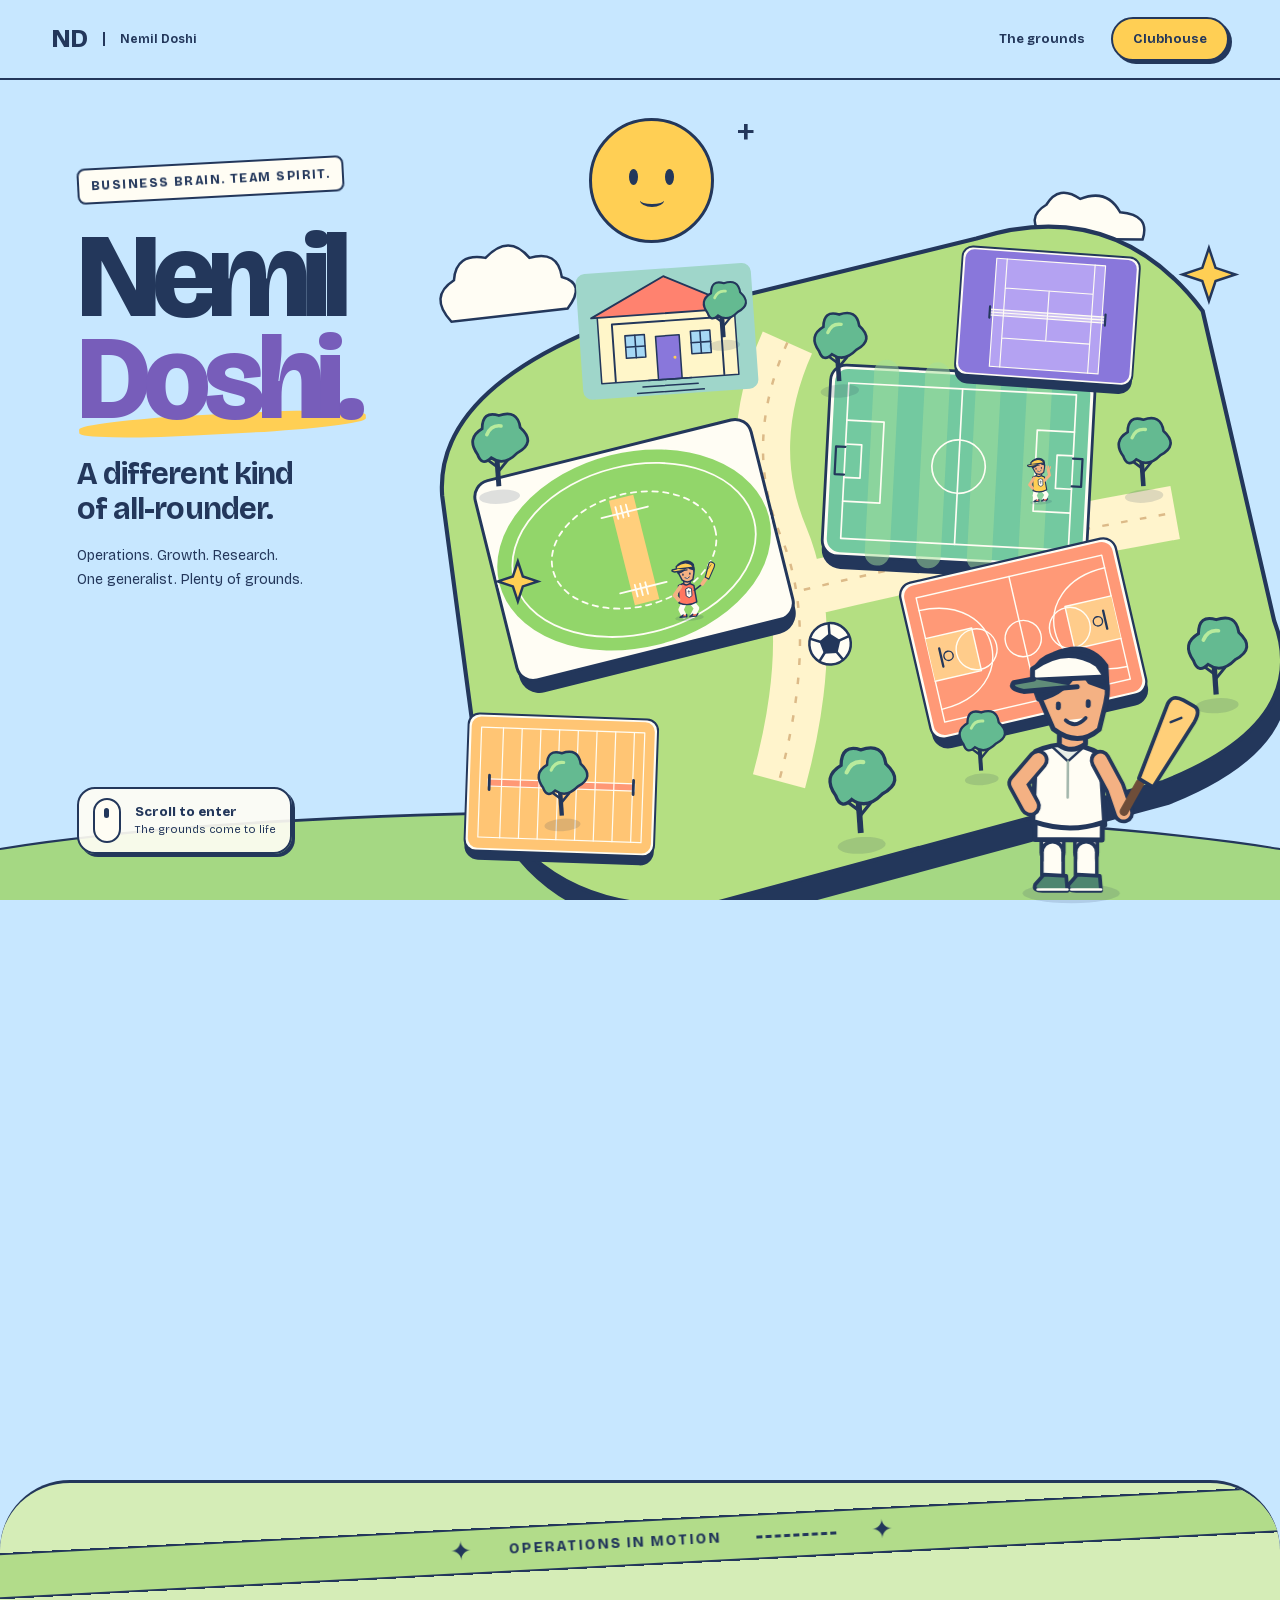
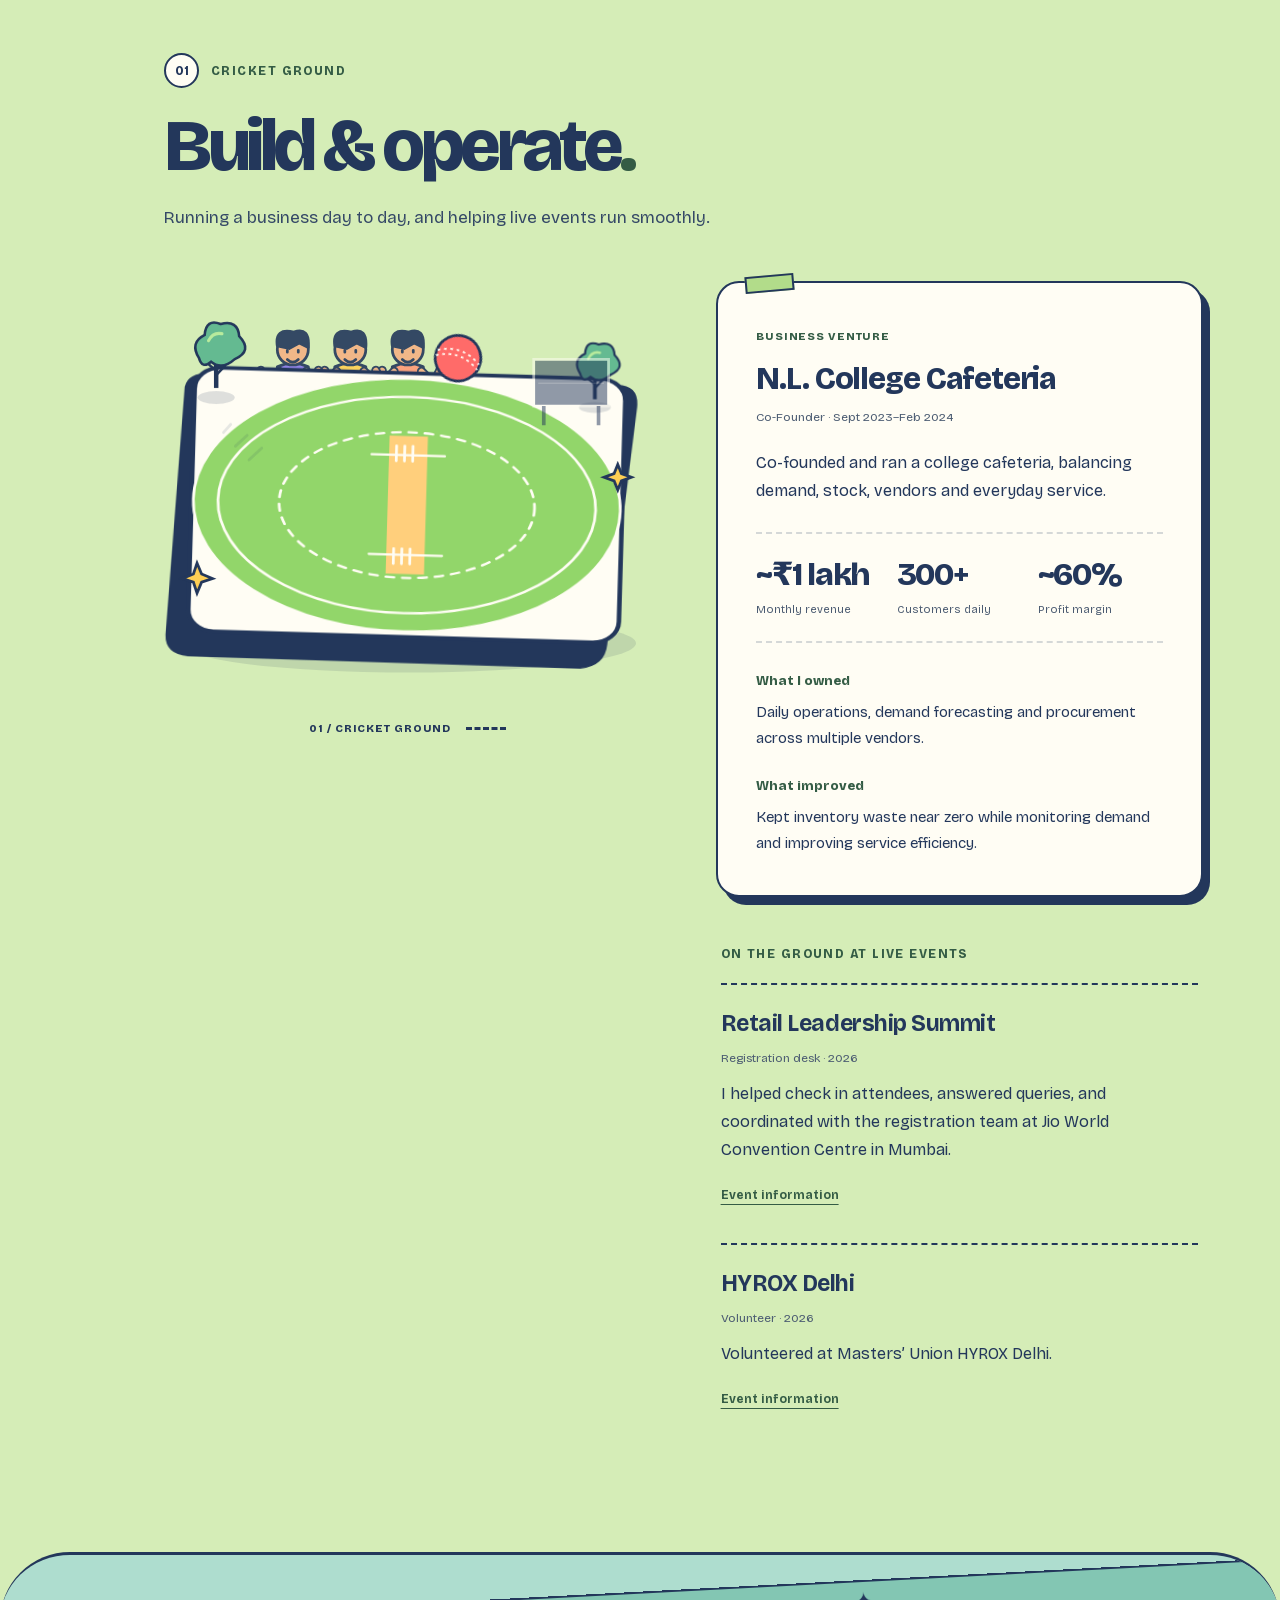
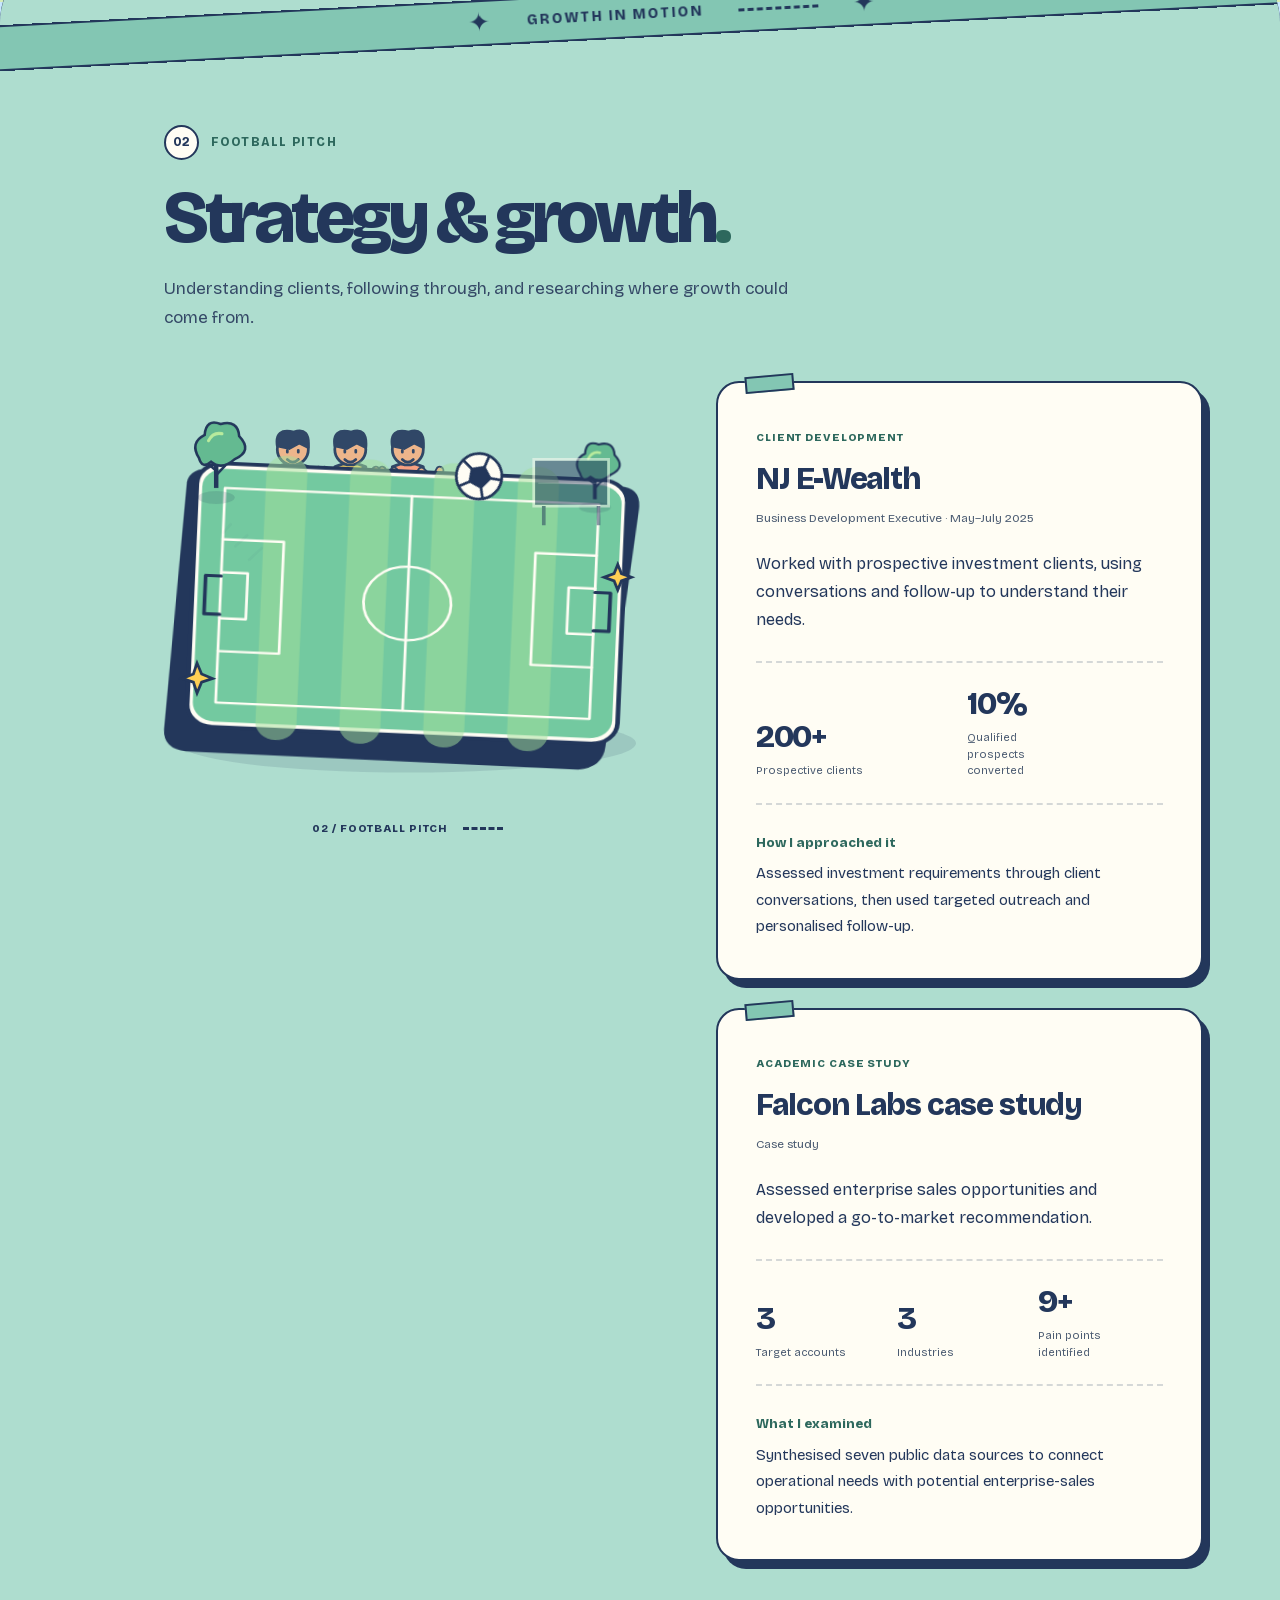
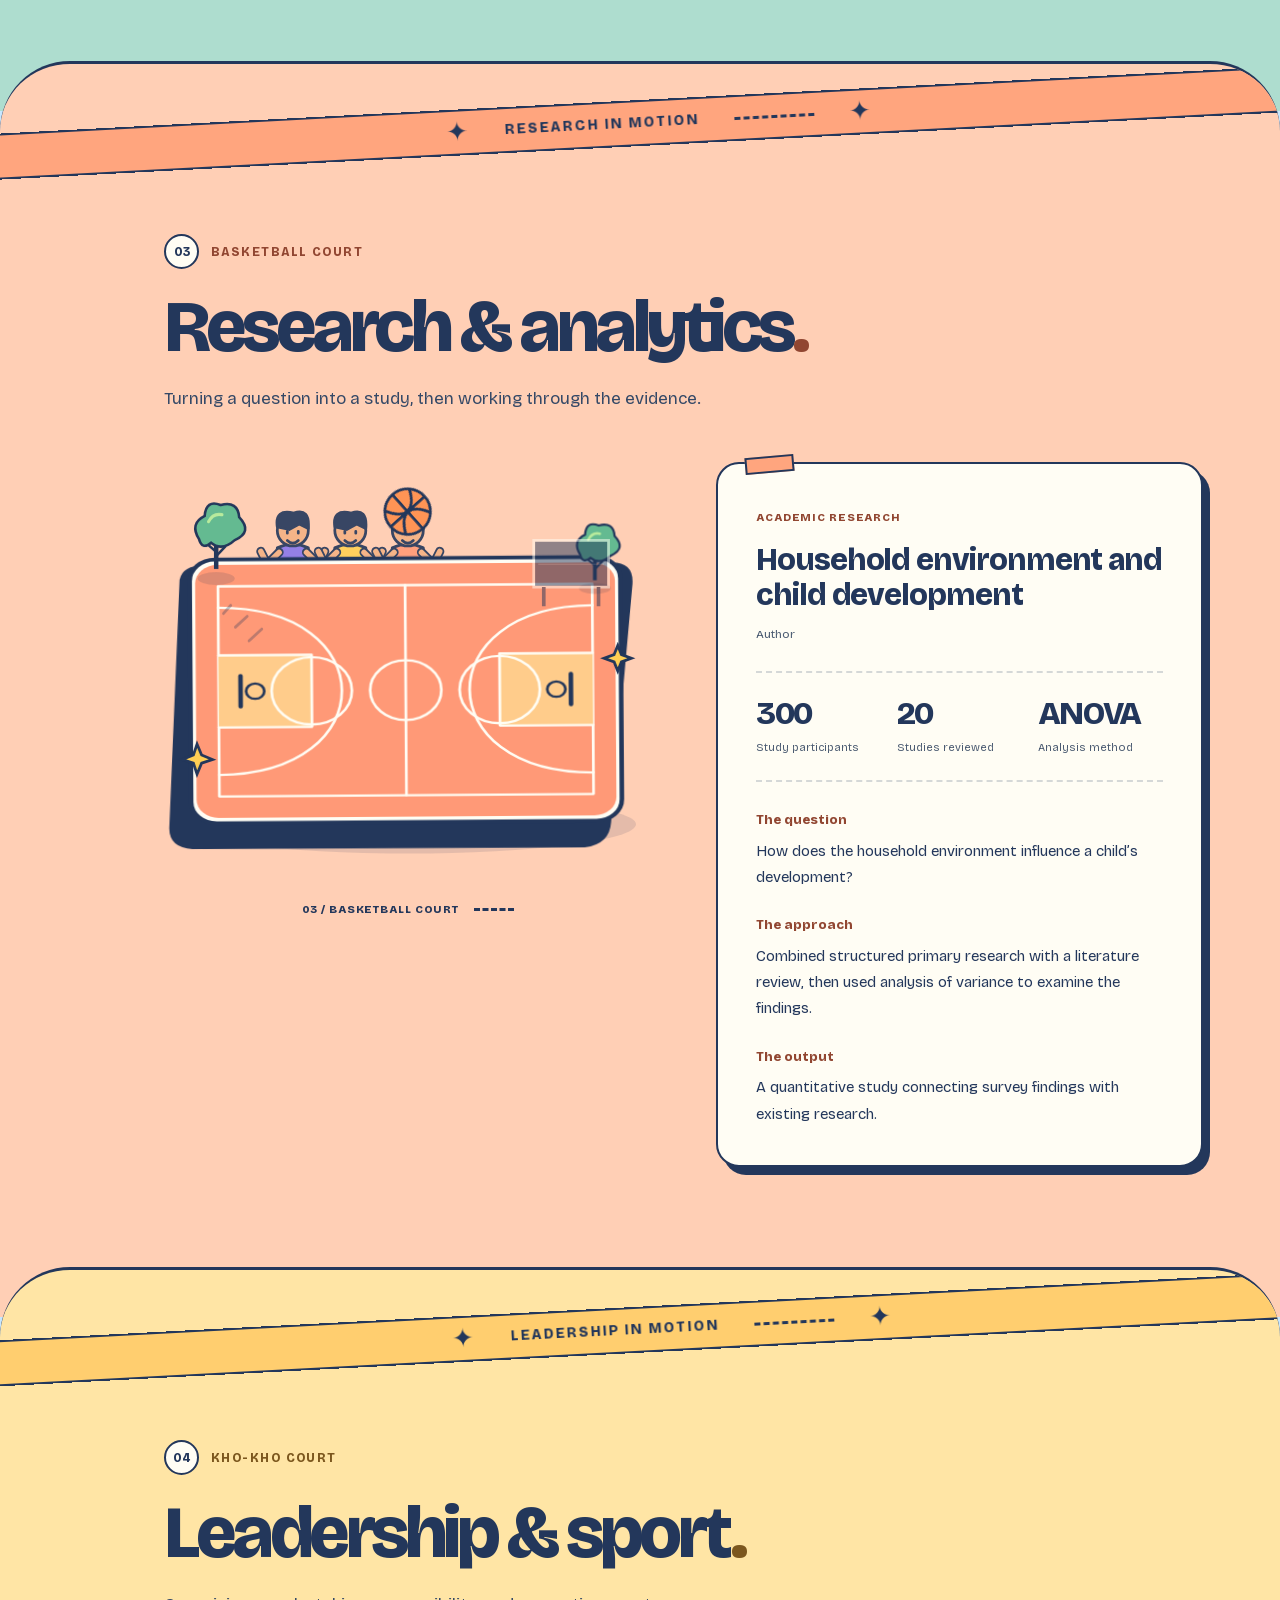
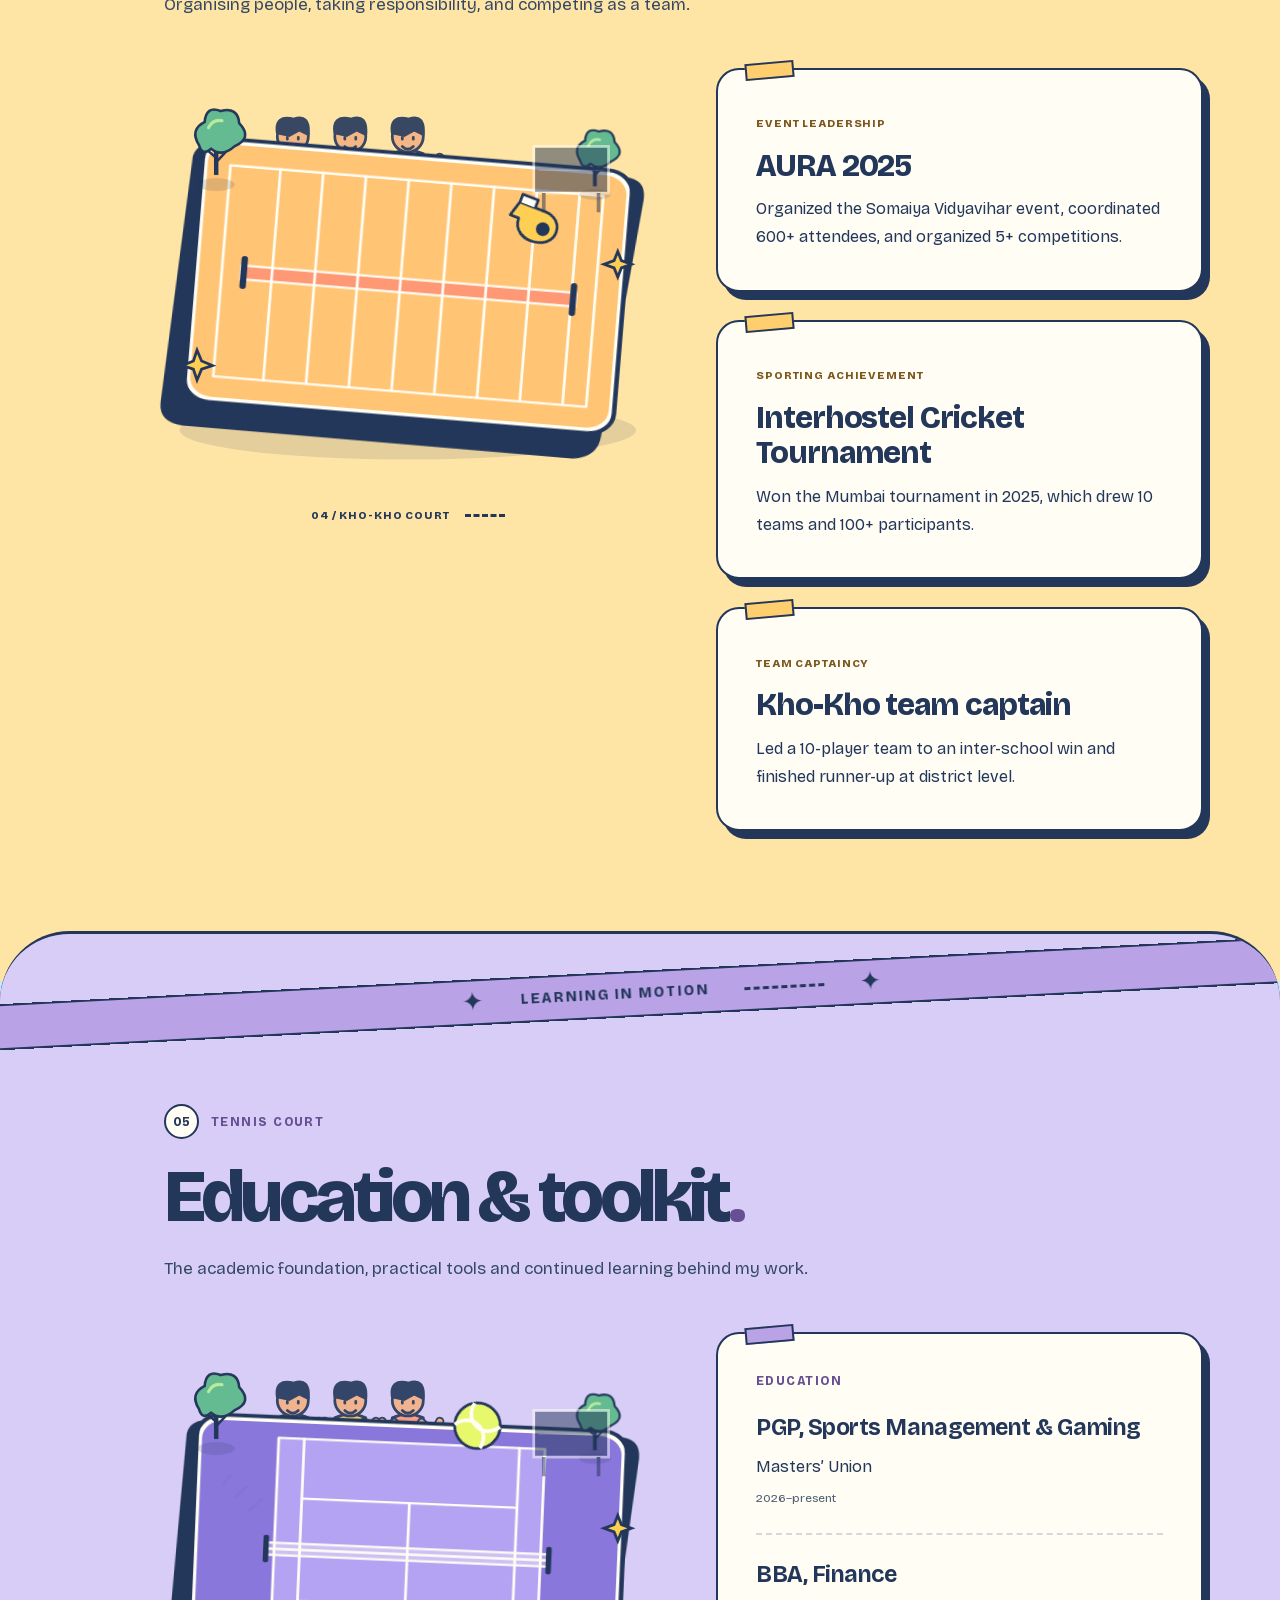
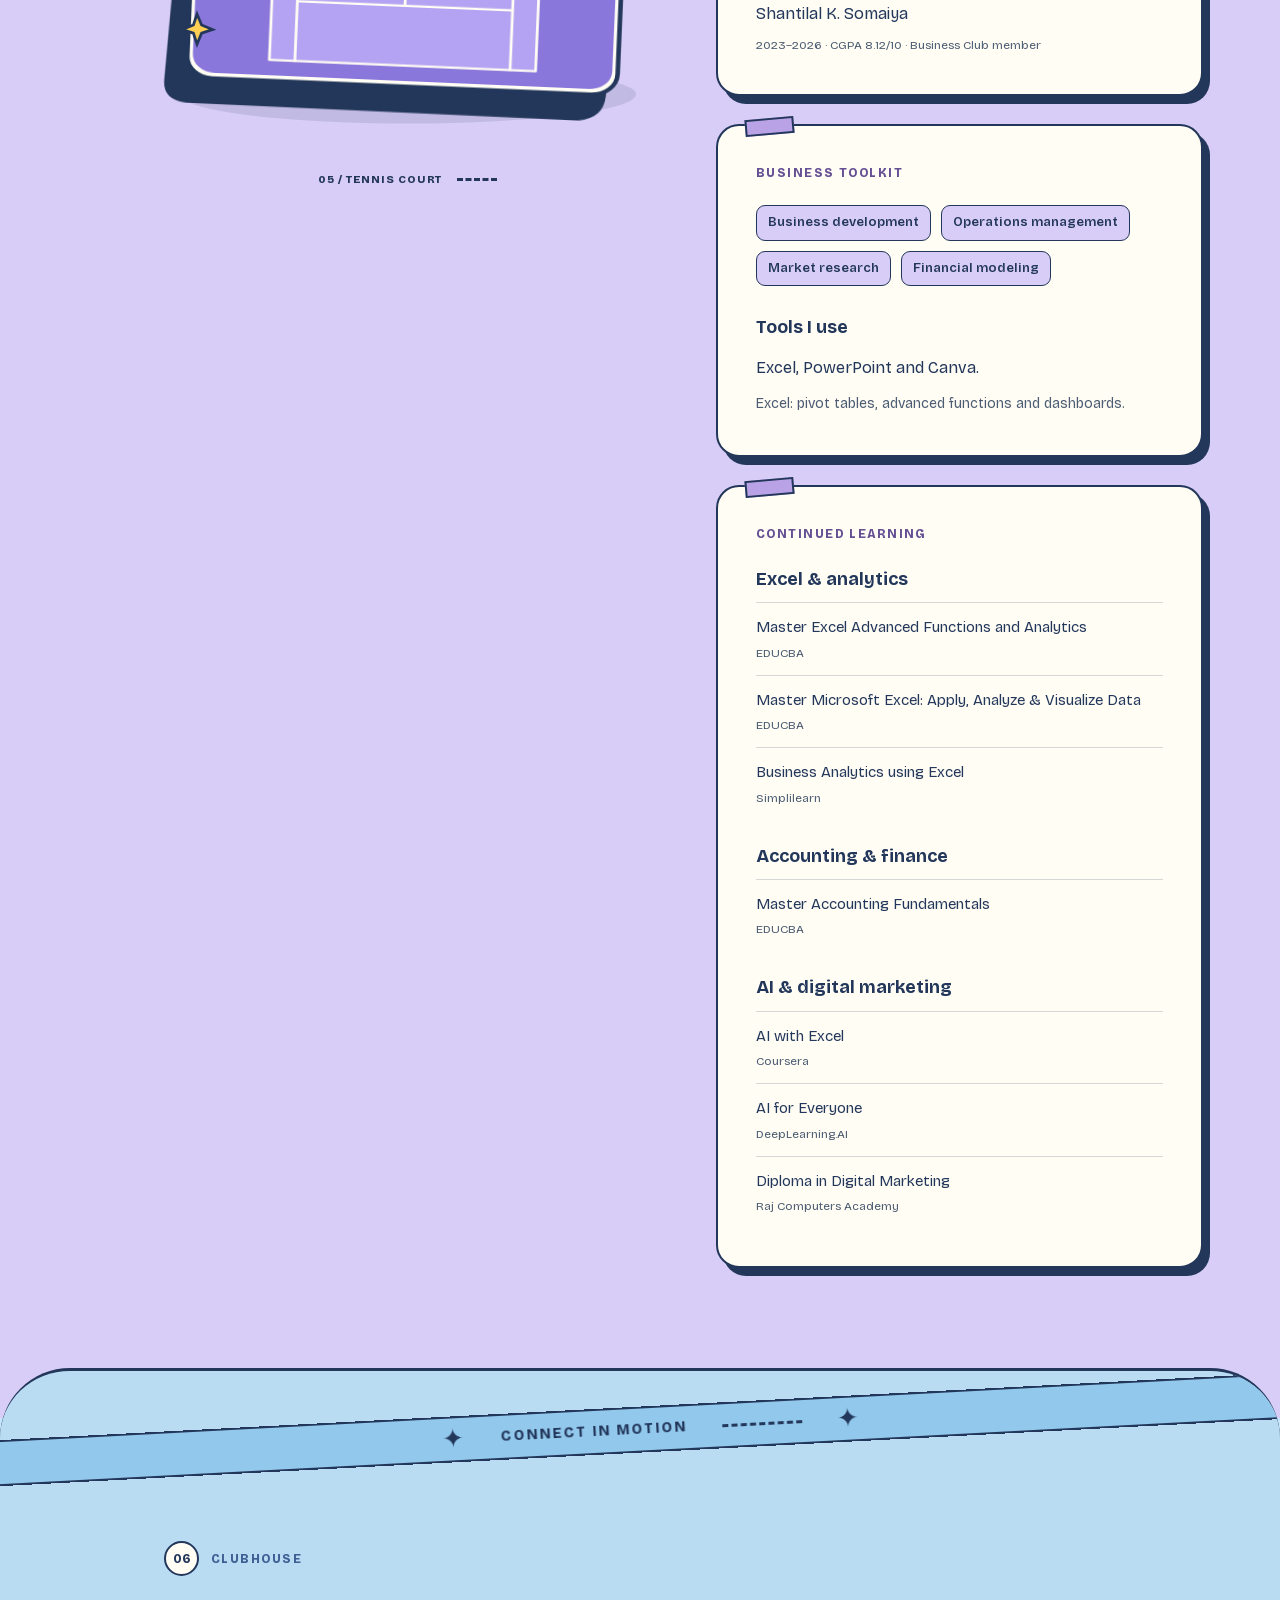
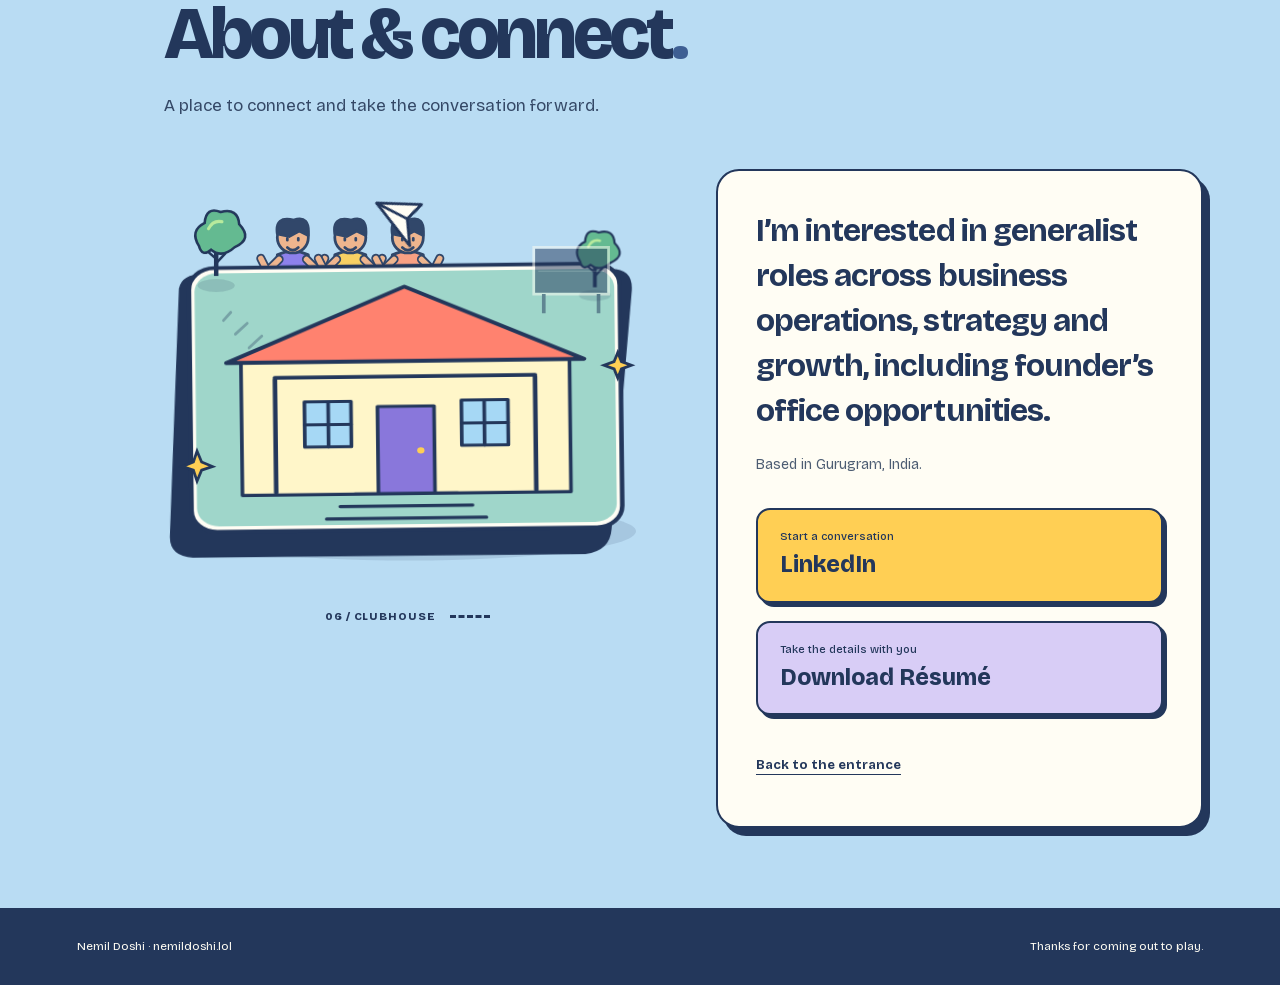
<file: index.html>
<!doctype html><html lang="en"><head><meta charset="utf-8"><meta name="viewport" content="width=device-width,initial-scale=1,viewport-fit=cover"><meta name="robots" content="noindex"><meta name="theme-color" content="#c7e7ff"><title>Nemil Doshi · A Different Kind of All-Rounder</title><meta name="description" content="A playful, animated sports complex of Nemil Doshi’s work in operations, growth, research and leadership. Just scroll to explore."><link rel="canonical" href="https://nemildoshi.lol/"><link rel="icon" href="data:image/svg+xml,%3Csvg xmlns='http://www.w3.org/2000/svg' viewBox='0 0 64 64'%3E%3Crect width='64' height='64' rx='18' fill='%23ffcf54'/%3E%3Ctext x='32' y='43' font-family='sans-serif' font-weight='900' font-size='27' text-anchor='middle' fill='%2323375b'%3END%3C/text%3E%3C/svg%3E"><link rel="preload" href="bricolage-grotesque.woff2" as="font" type="font/woff2" crossorigin><link rel="stylesheet" href="complex.css?v=40"></head><body><a class="skip-link" href="#cricket">Skip to the work</a><header class="complex-header"><a class="brand" href="#top" aria-label="Nemil Doshi, back to the entrance">ND<span>Nemil Doshi</span></a><nav aria-label="Main navigation"><a href="#cricket">The grounds</a><a class="header-contact" href="#clubhouse">Clubhouse</a></nav><div class="scroll-progress" aria-hidden="true"><i id="page-progress"></i></div></header><main><section class="complex-hero" id="top" aria-labelledby="hero-title"><div class="hero-stage"><div class="hero-sun" aria-hidden="true"><i></i><b>+</b></div><div class="hero-copy"><p class="eyebrow">Business brain. Team spirit.</p><h1 id="hero-title">Nemil<br><span>Doshi.</span></h1><p class="hero-position">A different kind<br>of all-rounder.</p><p class="hero-description">Operations. Growth. Research.<br>One generalist. Plenty of grounds.</p></div><div class="hero-world"><svg class="campus-svg" viewBox="0 0 1080 900" fill="none" xmlns="http://www.w3.org/2000/svg" aria-hidden="true"><g class="world-cloud cloud-one" fill="#fffdf4" stroke="#23375b" stroke-width="3"><path d="M50 160Q22 130 53 110 55 77 91 83 119 53 144 83 178 73 183 106 213 114 190 144Z"/></g><g class="world-cloud cloud-two" fill="#fffdf4" stroke="#23375b" stroke-width="3"><path d="M765 60Q740 35 767 19 782-6 808 12 840-1 856 28 893 31 883 61Z"/></g><g class="campus-world"><path d="M60 363Q60 248 240 182L724 99Q894 58 990 205L1050 584Q1088 709 903 768L350 877Q147 883 82 717Z" fill="#23375b"/><path d="M55 335Q55 220 235 154L719 71Q889 30 985 177L1045 556Q1083 681 898 740L345 849Q142 855 77 689Z" fill="#b4df82" stroke="#23375b" stroke-width="5"/><path d="M483 180Q420 298 459 413T436 707M188 533Q555 458 935 417" stroke="#fff4cc" stroke-width="65"/><path d="M483 180Q420 298 459 413T436 707M188 533Q555 458 935 417" stroke="#dcba88" stroke-width="3" stroke-dasharray="8 15"/><g transform="translate(65 310) rotate(-10) scale(0.72)"><rect x="32" y="53" width="476" height="340" rx="35" fill="#23375b"/><g transform="translate(0 -12)"><rect x="32" y="38" width="476" height="344" rx="28" fill="#fffdf4" stroke="#23375b" stroke-width="5"/><g stroke="#fffdf4" stroke-width="3" stroke-linecap="round" stroke-linejoin="round"><ellipse cx="270" cy="210" rx="234" ry="165" fill="#92d66a"/><ellipse cx="270" cy="210" rx="207" ry="141"/><ellipse cx="270" cy="210" rx="140" ry="95" stroke-dasharray="9 9"/><rect x="249" y="120" width="42" height="180" fill="#ffcf7c" stroke="none"/><path d="M230 145H310M230 275H310M257 133V153M266 133V153M275 133V153M257 267V287M266 267V287M275 267V287"/></g></g></g><g transform="translate(515 190) rotate(7) scale(0.67)"><rect x="32" y="53" width="476" height="340" rx="35" fill="#23375b"/><g transform="translate(0 -12)"><rect x="32" y="38" width="476" height="344" rx="28" fill="#fffdf4" stroke="#23375b" stroke-width="5"/><g stroke="#fffdf4" stroke-width="3" stroke-linecap="round" stroke-linejoin="round"><rect x="40" y="45" width="460" height="330" rx="24" fill="#73c9a0" stroke="none"/><path d="M132 47V373M224 47V373M316 47V373M408 47V373" stroke="#a4df9b" stroke-width="45" opacity=".5"/><rect x="65" y="70" width="410" height="280"/><path d="M270 70V350M65 137H132V283H65M475 137H408V283H475M65 180H94V240H65M475 180H446V240H475"/><circle cx="270" cy="210" r="48"/><path d="M48 185H65M48 185V235H65M492 185H475M492 185V235H475" stroke="#23375b" stroke-width="4"/></g></g></g><g transform="translate(575 470) rotate(-9) scale(0.56)"><rect x="32" y="53" width="476" height="340" rx="35" fill="#23375b"/><g transform="translate(0 -12)"><rect x="32" y="38" width="476" height="344" rx="28" fill="#fffdf4" stroke="#23375b" stroke-width="5"/><g stroke="#fffdf4" stroke-width="3" stroke-linecap="round" stroke-linejoin="round"><rect x="40" y="45" width="460" height="330" rx="24" fill="#ff9977" stroke="none"/><rect x="65" y="73" width="410" height="274"/><path d="M270 73V347M65 163H167V257H65M475 163H373V257H475" fill="#ffcc8b"/><circle cx="270" cy="210" r="39"/><circle cx="167" cy="210" r="44"/><circle cx="373" cy="210" r="44"/><path d="M65 101C245 101 245 319 65 319M475 101C295 101 295 319 475 319"/><path d="M89 190V230M451 190V230" stroke="#23375b" stroke-width="5"/><circle cx="105" cy="210" r="10" stroke="#23375b"/><circle cx="435" cy="210" r="10" stroke="#23375b"/></g></g></g><g transform="translate(55 585) rotate(6) scale(0.48)"><rect x="32" y="53" width="476" height="340" rx="35" fill="#23375b"/><g transform="translate(0 -12)"><rect x="32" y="38" width="476" height="344" rx="28" fill="#fffdf4" stroke="#23375b" stroke-width="5"/><g stroke="#fffdf4" stroke-width="3" stroke-linecap="round" stroke-linejoin="round"><rect x="40" y="45" width="460" height="330" rx="24" fill="#ffc574" stroke="none"/><rect x="65" y="72" width="410" height="276"/><path d="M86 201H454V219H86Z" fill="#ff9875"/><path d="M120 72V348"/><path d="M167 72V348"/><path d="M214 72V348"/><path d="M261 72V348"/><path d="M308 72V348"/><path d="M355 72V348"/><path d="M402 72V348"/><path d="M449 72V348"/><path d="M89 192V228M451 192V228" stroke="#23375b" stroke-width="7"/></g></g></g><g transform="translate(690 65) rotate(8) scale(0.45)"><rect x="32" y="53" width="476" height="340" rx="35" fill="#23375b"/><g transform="translate(0 -12)"><rect x="32" y="38" width="476" height="344" rx="28" fill="#fffdf4" stroke="#23375b" stroke-width="5"/><g stroke="#fffdf4" stroke-width="3" stroke-linecap="round" stroke-linejoin="round"><rect x="40" y="45" width="460" height="330" rx="24" fill="#8977db" stroke="none"/><rect x="124" y="65" width="292" height="290" fill="#b4a2f2"/><path d="M152 65V355M388 65V355M152 143H388M152 277H388M270 143V277M115 210H425"/><path d="M115 202H425V218H115Z" fill="#fffdf455"/><path d="M115 195V225M425 195V225" stroke="#23375b" stroke-width="6"/></g></g></g><g transform="translate(215 60) scale(.46)"><g stroke="#fffdf4" stroke-width="3" stroke-linecap="round" stroke-linejoin="round"><rect x="40" y="45" width="460" height="330" rx="24" fill="#9fd6ca" stroke="none"/><path d="M90 160 270 77 450 160V335H90Z" fill="#fff6c9" stroke="#23375b" stroke-width="4"/><path d="M74 162 270 65 466 162Z" fill="#ff826f" stroke="#23375b" stroke-width="5"/><path d="M127 182H412M127 184V332M412 184V332" stroke="#23375b" stroke-width="5"/><path d="M239 221H301V335H239Z" fill="#8977db" stroke="#23375b" stroke-width="4"/><path d="M159 214H210V273H159ZM331 214H382V273H331Z" fill="#a6d8f5" stroke="#23375b" stroke-width="4"/><path d="M185 214V273M356 214V273M159 244H210M331 244H382M213 335H326M197 351H342M182 367H357" stroke="#23375b" stroke-width="4"/><circle cx="286" cy="279" r="4" fill="#ffcf54" stroke="none"/></g></g><g transform="translate(124 332) scale(0.85)"><ellipse cy="11" rx="29" ry="10" fill="#23375b" opacity=".15"/><path d="M0-4V-55" stroke="#23375b" stroke-width="7"/><path d="M0-31-13-42M0-24 15-40" stroke="#23375b" stroke-width="4"/><path d="M-27-51Q-42-75-18-87-16-113 7-104 34-111 36-85 58-62 29-49 9-31-8-45-22-33-27-51Z" fill="#64ba91" stroke="#23375b" stroke-width="4"/><path d="M-12-78Q-5-92 9-89" fill="none" stroke="#b8eb9d" stroke-width="5" stroke-linecap="round"/></g><g transform="translate(542 234) scale(0.8)"><ellipse cy="11" rx="29" ry="10" fill="#23375b" opacity=".15"/><path d="M0-4V-55" stroke="#23375b" stroke-width="7"/><path d="M0-31-13-42M0-24 15-40" stroke="#23375b" stroke-width="4"/><path d="M-27-51Q-42-75-18-87-16-113 7-104 34-111 36-85 58-62 29-49 9-31-8-45-22-33-27-51Z" fill="#64ba91" stroke="#23375b" stroke-width="4"/><path d="M-12-78Q-5-92 9-89" fill="none" stroke="#b8eb9d" stroke-width="5" stroke-linecap="round"/></g><g transform="translate(899 386) scale(0.8)"><ellipse cy="11" rx="29" ry="10" fill="#23375b" opacity=".15"/><path d="M0-4V-55" stroke="#23375b" stroke-width="7"/><path d="M0-31-13-42M0-24 15-40" stroke="#23375b" stroke-width="4"/><path d="M-27-51Q-42-75-18-87-16-113 7-104 34-111 36-85 58-62 29-49 9-31-8-45-22-33-27-51Z" fill="#64ba91" stroke="#23375b" stroke-width="4"/><path d="M-12-78Q-5-92 9-89" fill="none" stroke="#b8eb9d" stroke-width="5" stroke-linecap="round"/></g><g transform="translate(530 780) scale(1)"><ellipse cy="11" rx="29" ry="10" fill="#23375b" opacity=".15"/><path d="M0-4V-55" stroke="#23375b" stroke-width="7"/><path d="M0-31-13-42M0-24 15-40" stroke="#23375b" stroke-width="4"/><path d="M-27-51Q-42-75-18-87-16-113 7-104 34-111 36-85 58-62 29-49 9-31-8-45-22-33-27-51Z" fill="#64ba91" stroke="#23375b" stroke-width="4"/><path d="M-12-78Q-5-92 9-89" fill="none" stroke="#b8eb9d" stroke-width="5" stroke-linecap="round"/></g><g transform="translate(969 643) scale(0.9)"><ellipse cy="11" rx="29" ry="10" fill="#23375b" opacity=".15"/><path d="M0-4V-55" stroke="#23375b" stroke-width="7"/><path d="M0-31-13-42M0-24 15-40" stroke="#23375b" stroke-width="4"/><path d="M-27-51Q-42-75-18-87-16-113 7-104 34-111 36-85 58-62 29-49 9-31-8-45-22-33-27-51Z" fill="#64ba91" stroke="#23375b" stroke-width="4"/><path d="M-12-78Q-5-92 9-89" fill="none" stroke="#b8eb9d" stroke-width="5" stroke-linecap="round"/></g><g transform="translate(172 733) scale(0.75)"><ellipse cy="11" rx="29" ry="10" fill="#23375b" opacity=".15"/><path d="M0-4V-55" stroke="#23375b" stroke-width="7"/><path d="M0-31-13-42M0-24 15-40" stroke="#23375b" stroke-width="4"/><path d="M-27-51Q-42-75-18-87-16-113 7-104 34-111 36-85 58-62 29-49 9-31-8-45-22-33-27-51Z" fill="#64ba91" stroke="#23375b" stroke-width="4"/><path d="M-12-78Q-5-92 9-89" fill="none" stroke="#b8eb9d" stroke-width="5" stroke-linecap="round"/></g><g transform="translate(407 171) scale(0.65)"><ellipse cy="11" rx="29" ry="10" fill="#23375b" opacity=".15"/><path d="M0-4V-55" stroke="#23375b" stroke-width="7"/><path d="M0-31-13-42M0-24 15-40" stroke="#23375b" stroke-width="4"/><path d="M-27-51Q-42-75-18-87-16-113 7-104 34-111 36-85 58-62 29-49 9-31-8-45-22-33-27-51Z" fill="#64ba91" stroke="#23375b" stroke-width="4"/><path d="M-12-78Q-5-92 9-89" fill="none" stroke="#b8eb9d" stroke-width="5" stroke-linecap="round"/></g><g transform="translate(680 714) scale(0.7)"><ellipse cy="11" rx="29" ry="10" fill="#23375b" opacity=".15"/><path d="M0-4V-55" stroke="#23375b" stroke-width="7"/><path d="M0-31-13-42M0-24 15-40" stroke="#23375b" stroke-width="4"/><path d="M-27-51Q-42-75-18-87-16-113 7-104 34-111 36-85 58-62 29-49 9-31-8-45-22-33-27-51Z" fill="#64ba91" stroke="#23375b" stroke-width="4"/><path d="M-12-78Q-5-92 9-89" fill="none" stroke="#b8eb9d" stroke-width="5" stroke-linecap="round"/></g><g transform="translate(340 500) scale(.35)"><g transform="translate(0 0) scale(1)" stroke="#23375b" stroke-width="5" stroke-linecap="round" stroke-linejoin="round"><ellipse cx="6" cy="8" rx="49" ry="11" fill="#23375b" opacity=".15" stroke="none"/><g class="toon-body"><g class="leg-back"><path d="M17-46 33-23 19 0" fill="none" stroke="#fffdf4" stroke-width="18"/><path d="M18-3 8 4H30L36-4" fill="#ff7760"/></g><g class="leg-front"><path d="M-9-44-21-22-12 0" fill="none" stroke="#fffdf4" stroke-width="18"/><path d="M-15-3-26 4H-3V-4" fill="#ff7760"/></g><path d="M-24-105Q5-119 29-102L35-45Q5-30-26-45Z" fill="#ff7760"/><path d="M-18-101-40-72-27-56" fill="none" stroke="#f4b183" stroke-width="13"/><g class="bat-arm"><path d="M29-85 59-105"/><path d="M58-105 72-123" stroke="#f4b183" stroke-width="13"/><path d="M70-127 85-172Q90-183 99-176L104-172Q107-169 103-160L82-120Z" fill="#ffcf54" stroke-width="4"/><path d="M82-156 93-169" stroke-width="2"/></g><path d="M-5-121V-109Q5-101 17-111V-123" fill="#f4b183"/><path d="M-21-148Q-19-177 9-176 39-174 32-144L27-123Q10-108-10-123Z" fill="#f4b183"/><path d="M-22-147Q-34-175-10-183 17-195 32-174L33-156 19-161 10-174Q1-152-22-147Z" fill="#23375b"/><path d="M-27-171Q0-191 25-175L32-165-27-162Z" fill="#ffcf54"/><path d="M-26-163-42-160Q-46-155-34-153L9-157" fill="#ffcf54"/><path d="M-6-143V-140M18-145V-142"/><path d="M0-130Q8-123 16-132" fill="#fffdf4" stroke-width="3"/><path d="M1-92 10-96 20-92V-67L10-61 1-67Z" fill="#fffdf4" stroke-width="3"/><path d="M7-82H14M10-86V-74" stroke-width="2"/></g></g></g><g transform="translate(773 391) scale(.27)"><g transform="translate(0 0) scale(1)" stroke="#23375b" stroke-width="5" stroke-linecap="round" stroke-linejoin="round"><ellipse cx="6" cy="8" rx="49" ry="11" fill="#23375b" opacity=".15" stroke="none"/><g class="toon-body"><g class="leg-back"><path d="M17-46 33-23 19 0" fill="none" stroke="#fffdf4" stroke-width="18"/><path d="M18-3 8 4H30L36-4" fill="#ff7760"/></g><g class="leg-front"><path d="M-9-44-21-22-12 0" fill="none" stroke="#fffdf4" stroke-width="18"/><path d="M-15-3-26 4H-3V-4" fill="#ff7760"/></g><path d="M-24-105Q5-119 29-102L35-45Q5-30-26-45Z" fill="#ffcf54"/><path d="M-18-101-40-72-27-56" fill="none" stroke="#f4b183" stroke-width="13"/><g class="bat-arm"><path d="M28-87 52-108 48-133" stroke="#f4b183" stroke-width="13"/><path d="M43-138 41-150M49-137 50-150M55-136 59-146" stroke="#f4b183" stroke-width="5"/></g><path d="M-5-121V-109Q5-101 17-111V-123" fill="#f4b183"/><path d="M-21-148Q-19-177 9-176 39-174 32-144L27-123Q10-108-10-123Z" fill="#f4b183"/><path d="M-22-147Q-34-175-10-183 17-195 32-174L33-156 19-161 10-174Q1-152-22-147Z" fill="#23375b"/><path d="M-27-171Q0-191 25-175L32-165-27-162Z" fill="#ffcf54"/><path d="M-26-163-42-160Q-46-155-34-153L9-157" fill="#ffcf54"/><path d="M-6-143V-140M18-145V-142"/><path d="M0-130Q8-123 16-132" fill="#fffdf4" stroke-width="3"/><path d="M1-92 10-96 20-92V-67L10-61 1-67Z" fill="#fffdf4" stroke-width="3"/><path d="M7-82H14M10-86V-74" stroke-width="2"/></g></g></g><g class="campus-ball" transform="translate(509 546)" stroke="#23375b" stroke-width="3"><circle r="25" fill="#fffdf4"/><path d="M0-11 11-3 7 10H-7L-11-3Z" fill="#23375b"/><path d="M0-11V-25M11-3 24-8M7 10 15 21M-7 10-15 21M-11-3-24-8" fill="none"/></g></g><circle id="journey-origin" cx="790" cy="835" r="1" fill="transparent"/><g class="world-spark" fill="#ffcf54" stroke="#23375b" stroke-width="3"><path d="m955 95 8-24 8 24 24 8-24 8-8 24-8-24-24-8ZM124 467l6-18 6 18 18 6-18 6-6 18-6-18-18-6Z"/></g></svg></div><a class="hero-scroll" href="#cricket"><span class="scroll-capsule" aria-hidden="true"><i></i></span><span>Scroll to enter<br><small>The grounds come to life</small></span></a><div class="hero-horizon" aria-hidden="true"></div></div></section><div id="grounds" class="grounds-anchor"></div><section class="zone zone-cricket" id="cricket" aria-labelledby="title-cricket" style="--accent:#345c45"><div class="zone-bridge" aria-hidden="true"><span>Operations in motion</span><i></i></div><div class="zone-inner"><header class="zone-head" data-reveal><p class="eyebrow"><span>01</span> Cricket ground</p><h2 id="title-cricket">Build &amp; operate<span class="heading-dot">.</span></h2><p class="zone-description">Running a business day to day, and helping live events run smoothly.</p></header><div class="zone-layout"><div class="venue-art" aria-hidden="true"><div class="court-graphic"><svg viewBox="0 0 600 480" fill="none" xmlns="http://www.w3.org/2000/svg" aria-hidden="true"><ellipse cx="300" cy="397" rx="250" ry="32" fill="#23375b" opacity=".12"/><defs><pattern id="comic-dots-cricket" width="12" height="12" patternUnits="userSpaceOnUse"><circle cx="3" cy="3" r="1.5" fill="#23375b" opacity=".18"/></pattern></defs><g class="comic-aura"><ellipse cx="300" cy="230" rx="272" ry="211" fill="#ffcf54" opacity=".55"/><ellipse cx="300" cy="230" rx="272" ry="211" fill="url(#comic-dots-cricket)"/><g stroke="#fffdf4" stroke-width="6" opacity=".75"><path d="M300 230 560.0 230.0"/><path d="M300 230 540.2 310.4"/><path d="M300 230 483.8 378.5"/><path d="M300 230 399.5 424.0"/><path d="M300 230 300.0 440.0"/><path d="M300 230 200.5 424.0"/><path d="M300 230 116.2 378.5"/><path d="M300 230 59.8 310.4"/><path d="M300 230 40.0 230.0"/><path d="M300 230 59.8 149.6"/><path d="M300 230 116.2 81.5"/><path d="M300 230 200.5 36.0"/><path d="M300 230 300.0 20.0"/><path d="M300 230 399.5 36.0"/><path d="M300 230 483.8 81.5"/><path d="M300 230 540.2 149.6"/></g></g><g class="comic-supporters"><g class="comic-fan fan-0" transform="translate(174 137)" stroke="#23375b" stroke-width="3" stroke-linecap="round" stroke-linejoin="round"><g class="fan-bounce"><path d="M-17-43Q0-51 17-43L20-4H-20Z" fill="#8977eb"/><g class="fan-arm fan-left"><path d="M-15-38-28-25-35-39" fill="none" stroke="#23375b" stroke-width="10"/><path d="M-15-38-28-25-35-39" fill="none" stroke="#f4b183" stroke-width="6"/></g><g class="fan-arm fan-right"><path d="M15-38 28-25 35-39" fill="none" stroke="#23375b" stroke-width="10"/><path d="M15-38 28-25 35-39" fill="none" stroke="#f4b183" stroke-width="6"/></g><circle cy="-62" r="17" fill="#f4b183"/><path d="M-17-66Q-20-86 1-81 19-87 17-64L7-69-4-63Z" fill="#23375b"/><path d="M-6-61V-59M6-61V-59M-6-51Q0-45 6-51" fill="none"/></g></g><g class="comic-fan fan-1" transform="translate(237 137)" stroke="#23375b" stroke-width="3" stroke-linecap="round" stroke-linejoin="round"><g class="fan-bounce"><path d="M-17-43Q0-51 17-43L20-4H-20Z" fill="#ffcf54"/><g class="fan-arm fan-left"><path d="M-15-38-28-25-35-39" fill="none" stroke="#23375b" stroke-width="10"/><path d="M-15-38-28-25-35-39" fill="none" stroke="#f4b183" stroke-width="6"/></g><g class="fan-arm fan-right"><path d="M15-38 28-25 35-39" fill="none" stroke="#23375b" stroke-width="10"/><path d="M15-38 28-25 35-39" fill="none" stroke="#f4b183" stroke-width="6"/></g><circle cy="-62" r="17" fill="#f4b183"/><path d="M-17-66Q-20-86 1-81 19-87 17-64L7-69-4-63Z" fill="#23375b"/><path d="M-6-61V-59M6-61V-59M-6-51Q0-45 6-51" fill="none"/></g></g><g class="comic-fan fan-2" transform="translate(300 137)" stroke="#23375b" stroke-width="3" stroke-linecap="round" stroke-linejoin="round"><g class="fan-bounce"><path d="M-17-43Q0-51 17-43L20-4H-20Z" fill="#ff9977"/><g class="fan-arm fan-left"><path d="M-15-38-28-25-35-39" fill="none" stroke="#23375b" stroke-width="10"/><path d="M-15-38-28-25-35-39" fill="none" stroke="#f4b183" stroke-width="6"/></g><g class="fan-arm fan-right"><path d="M15-38 28-25 35-39" fill="none" stroke="#23375b" stroke-width="10"/><path d="M15-38 28-25 35-39" fill="none" stroke="#f4b183" stroke-width="6"/></g><circle cy="-62" r="17" fill="#f4b183"/><path d="M-17-66Q-20-86 1-81 19-87 17-64L7-69-4-63Z" fill="#23375b"/><path d="M-6-61V-59M6-61V-59M-6-51Q0-45 6-51" fill="none"/></g></g></g><g class="court-deck"><path d="M51 116Q54 100 78 100H525Q550 100 547 126L522 385Q520 409 493 412L63 411Q36 409 38 385Z" fill="#23375b"/><g transform="translate(28 62) scale(1 .84)"><rect x="34" y="38" width="472" height="344" rx="28" fill="#fffdf4" stroke="#23375b" stroke-width="5"/><g stroke="#fffdf4" stroke-width="3" stroke-linecap="round" stroke-linejoin="round"><ellipse cx="270" cy="210" rx="234" ry="165" fill="#92d66a"/><ellipse cx="270" cy="210" rx="207" ry="141"/><ellipse cx="270" cy="210" rx="140" ry="95" stroke-dasharray="9 9"/><rect x="249" y="120" width="42" height="180" fill="#ffcf7c" stroke="none"/><path d="M230 145H310M230 275H310M257 133V153M266 133V153M275 133V153M257 267V287M266 267V287M275 267V287"/></g></g></g><g transform="translate(90 120) scale(0.7)"><ellipse cy="11" rx="29" ry="10" fill="#23375b" opacity=".15"/><path d="M0-4V-55" stroke="#23375b" stroke-width="7"/><path d="M0-31-13-42M0-24 15-40" stroke="#23375b" stroke-width="4"/><path d="M-27-51Q-42-75-18-87-16-113 7-104 34-111 36-85 58-62 29-49 9-31-8-45-22-33-27-51Z" fill="#64ba91" stroke="#23375b" stroke-width="4"/><path d="M-12-78Q-5-92 9-89" fill="none" stroke="#b8eb9d" stroke-width="5" stroke-linecap="round"/></g><g transform="translate(505 132) scale(0.6)"><ellipse cy="11" rx="29" ry="10" fill="#23375b" opacity=".15"/><path d="M0-4V-55" stroke="#23375b" stroke-width="7"/><path d="M0-31-13-42M0-24 15-40" stroke="#23375b" stroke-width="4"/><path d="M-27-51Q-42-75-18-87-16-113 7-104 34-111 36-85 58-62 29-49 9-31-8-45-22-33-27-51Z" fill="#64ba91" stroke="#23375b" stroke-width="4"/><path d="M-12-78Q-5-92 9-89" fill="none" stroke="#b8eb9d" stroke-width="5" stroke-linecap="round"/></g><g class="shot-trail" stroke="#23375b" stroke-width="3" stroke-linecap="round" opacity=".45"><path d="M126 196 140 183M111 181 124 169M98 166 106 157"/></g><g class="shot-ball" stroke="#23375b" stroke-width="3" stroke-linejoin="round"><circle r="25" fill="#ff6b69"/><path d="M-5-24C5-8 5 8-5 24M1-24C11-8 11 8 1 24" fill="none" stroke="#fffdf4" stroke-width="2" stroke-dasharray="3 4"/></g><g fill="#ffcf54" stroke="#23375b" stroke-width="3"><path d="m65 321 4-12 5 12 12 5-12 4-5 12-4-12-12-4ZM526 211l4-10 4 10 11 4-11 4-4 10-4-10-11-4Z"/></g><g class="comic-confetti"><g transform="translate(64 115)"><g class="comic-chip chip-0" fill="#ffcf54" stroke="#23375b" stroke-width="1.5"><path d="m0-7 2 5 5 2-5 2-2 5-2-5-5-2 5-2Z"/></g></g><g transform="translate(161 158)"><g class="comic-chip chip-1" fill="#8977eb" stroke="#23375b" stroke-width="1.5"><rect x="-3" y="-7" width="6" height="14" rx="1"/></g></g><g transform="translate(258 201)"><g class="comic-chip chip-2" fill="#ff9977" stroke="#23375b" stroke-width="1.5"><rect x="-3" y="-7" width="6" height="14" rx="1"/></g></g><g transform="translate(355 244)"><g class="comic-chip chip-0" fill="#fffdf4" stroke="#23375b" stroke-width="1.5"><path d="m0-7 2 5 5 2-5 2-2 5-2-5-5-2 5-2Z"/></g></g><g transform="translate(452 287)"><g class="comic-chip chip-1" fill="#ffcf54" stroke="#23375b" stroke-width="1.5"><rect x="-3" y="-7" width="6" height="14" rx="1"/></g></g><g transform="translate(84 330)"><g class="comic-chip chip-2" fill="#8977eb" stroke="#23375b" stroke-width="1.5"><rect x="-3" y="-7" width="6" height="14" rx="1"/></g></g><g transform="translate(181 153)"><g class="comic-chip chip-0" fill="#ff9977" stroke="#23375b" stroke-width="1.5"><path d="m0-7 2 5 5 2-5 2-2 5-2-5-5-2 5-2Z"/></g></g><g transform="translate(278 196)"><g class="comic-chip chip-1" fill="#fffdf4" stroke="#23375b" stroke-width="1.5"><rect x="-3" y="-7" width="6" height="14" rx="1"/></g></g><g transform="translate(375 239)"><g class="comic-chip chip-2" fill="#ffcf54" stroke="#23375b" stroke-width="1.5"><rect x="-3" y="-7" width="6" height="14" rx="1"/></g></g><g transform="translate(472 282)"><g class="comic-chip chip-0" fill="#8977eb" stroke="#23375b" stroke-width="1.5"><path d="m0-7 2 5 5 2-5 2-2 5-2-5-5-2 5-2Z"/></g></g><g transform="translate(104 325)"><g class="comic-chip chip-1" fill="#ff9977" stroke="#23375b" stroke-width="1.5"><rect x="-3" y="-7" width="6" height="14" rx="1"/></g></g><g transform="translate(201 148)"><g class="comic-chip chip-2" fill="#fffdf4" stroke="#23375b" stroke-width="1.5"><rect x="-3" y="-7" width="6" height="14" rx="1"/></g></g></g><g class="comic-scoreboard" transform="translate(479 115)"><path d="M-41-29H41V22H-41Z" fill="#23375b" stroke="#fffdf4" stroke-width="3"/><path d="M-36-3H36" stroke="#fffdf4" opacity=".3"/><text class="comic-score" y="9" text-anchor="middle" fill="#ffcf54" font-size="27" font-weight="900" font-family="Bricolage Grotesque,system-ui">06</text><path d="M-30 22V43M30 22V43" stroke="#23375b" stroke-width="4"/></g><g class="comic-stamp"><path d="m149 26 23-10-4-13 31 7 12-10 18 9 30-7 19 7 24-9 20 9 27-7 22 9 24-9 19 9 31-3-4 16 18 13-20 11 4 17-27-3-18 11-22-8-27 8-24-8-23 8-22-8-26 8-20-9-27 4 4-16Z" fill="#ffcf54" stroke="#23375b" stroke-width="3" stroke-linejoin="round"/><text x="300" y="37" text-anchor="middle" fill="#23375b" font-size="22" font-weight="900" font-style="italic" font-family="Bricolage Grotesque,system-ui">OUT OF THE PARK!</text></g></svg></div><div class="art-caption"><span>01 / Cricket ground</span><i></i></div></div><div class="zone-copy"><article class="project-card hero-project" id="college-cafeteria" data-reveal><div class="card-top"><span class="card-kind">Business venture</span></div><h3>N.L. College Cafeteria</h3><p class="project-meta">Co-Founder · Sept 2023–Feb 2024</p><p>Co-founded and ran a college cafeteria, balancing demand, stock, vendors and everyday service.</p><dl class="proof-grid"><div><dt>Monthly revenue</dt><dd>~₹1 lakh</dd></div><div><dt>Customers daily</dt><dd>300+</dd></div><div><dt>Profit margin</dt><dd>~60%</dd></div></dl><div class="work-notes"><h4>What I owned</h4><p>Daily operations, demand forecasting and procurement across multiple vendors.</p><h4>What improved</h4><p>Kept inventory waste near zero while monitoring demand and improving service efficiency.</p></div></article><div class="supporting-work" data-reveal><p class="section-label">On the ground at live events</p><article class="support-card" id="retail-summit"><h3>Retail Leadership Summit</h3><p class="project-meta">Registration desk · 2026</p><p>I helped check in attendees, answered queries, and coordinated with the registration team at Jio World Convention Centre in Mumbai.</p><a class="source-link" href="https://storai.rai.net.in/storai-magazine-edition/gold-rush" target="_blank" rel="noopener noreferrer">Event information <span aria-hidden="true">↗</span></a></article><article class="support-card" id="hyrox"><h3>HYROX Delhi</h3><p class="project-meta">Volunteer · 2026</p><p>Volunteered at Masters’ Union HYROX Delhi.</p><a class="source-link" href="https://support.hyrox.com/?country=IN&amp;event=delhi__24._jul._-_26._jul._2026&amp;hasEvents=1" target="_blank" rel="noopener noreferrer">Event information <span aria-hidden="true">↗</span></a></article></div></div></div></div></section><section class="zone zone-football" id="football" aria-labelledby="title-football" style="--accent:#2d685d"><div class="zone-bridge" aria-hidden="true"><span>Growth in motion</span><i></i></div><div class="zone-inner"><header class="zone-head" data-reveal><p class="eyebrow"><span>02</span> Football pitch</p><h2 id="title-football">Strategy &amp; growth<span class="heading-dot">.</span></h2><p class="zone-description">Understanding clients, following through, and researching where growth could come from.</p></header><div class="zone-layout"><div class="venue-art" aria-hidden="true"><div class="court-graphic"><svg viewBox="0 0 600 480" fill="none" xmlns="http://www.w3.org/2000/svg" aria-hidden="true"><ellipse cx="300" cy="397" rx="250" ry="32" fill="#23375b" opacity=".12"/><defs><pattern id="comic-dots-football" width="12" height="12" patternUnits="userSpaceOnUse"><circle cx="3" cy="3" r="1.5" fill="#23375b" opacity=".18"/></pattern></defs><g class="comic-aura"><ellipse cx="300" cy="230" rx="272" ry="211" fill="#b8eb9d" opacity=".55"/><ellipse cx="300" cy="230" rx="272" ry="211" fill="url(#comic-dots-football)"/><g stroke="#fffdf4" stroke-width="6" opacity=".75"><path d="M300 230 560.0 230.0"/><path d="M300 230 540.2 310.4"/><path d="M300 230 483.8 378.5"/><path d="M300 230 399.5 424.0"/><path d="M300 230 300.0 440.0"/><path d="M300 230 200.5 424.0"/><path d="M300 230 116.2 378.5"/><path d="M300 230 59.8 310.4"/><path d="M300 230 40.0 230.0"/><path d="M300 230 59.8 149.6"/><path d="M300 230 116.2 81.5"/><path d="M300 230 200.5 36.0"/><path d="M300 230 300.0 20.0"/><path d="M300 230 399.5 36.0"/><path d="M300 230 483.8 81.5"/><path d="M300 230 540.2 149.6"/></g></g><g class="comic-supporters"><g class="comic-fan fan-0" transform="translate(174 137)" stroke="#23375b" stroke-width="3" stroke-linecap="round" stroke-linejoin="round"><g class="fan-bounce"><path d="M-17-43Q0-51 17-43L20-4H-20Z" fill="#8977eb"/><g class="fan-arm fan-left"><path d="M-15-38-28-25-35-39" fill="none" stroke="#23375b" stroke-width="10"/><path d="M-15-38-28-25-35-39" fill="none" stroke="#f4b183" stroke-width="6"/></g><g class="fan-arm fan-right"><path d="M15-38 28-25 35-39" fill="none" stroke="#23375b" stroke-width="10"/><path d="M15-38 28-25 35-39" fill="none" stroke="#f4b183" stroke-width="6"/></g><circle cy="-62" r="17" fill="#f4b183"/><path d="M-17-66Q-20-86 1-81 19-87 17-64L7-69-4-63Z" fill="#23375b"/><path d="M-6-61V-59M6-61V-59M-6-51Q0-45 6-51" fill="none"/></g></g><g class="comic-fan fan-1" transform="translate(237 137)" stroke="#23375b" stroke-width="3" stroke-linecap="round" stroke-linejoin="round"><g class="fan-bounce"><path d="M-17-43Q0-51 17-43L20-4H-20Z" fill="#ffcf54"/><g class="fan-arm fan-left"><path d="M-15-38-28-25-35-39" fill="none" stroke="#23375b" stroke-width="10"/><path d="M-15-38-28-25-35-39" fill="none" stroke="#f4b183" stroke-width="6"/></g><g class="fan-arm fan-right"><path d="M15-38 28-25 35-39" fill="none" stroke="#23375b" stroke-width="10"/><path d="M15-38 28-25 35-39" fill="none" stroke="#f4b183" stroke-width="6"/></g><circle cy="-62" r="17" fill="#f4b183"/><path d="M-17-66Q-20-86 1-81 19-87 17-64L7-69-4-63Z" fill="#23375b"/><path d="M-6-61V-59M6-61V-59M-6-51Q0-45 6-51" fill="none"/></g></g><g class="comic-fan fan-2" transform="translate(300 137)" stroke="#23375b" stroke-width="3" stroke-linecap="round" stroke-linejoin="round"><g class="fan-bounce"><path d="M-17-43Q0-51 17-43L20-4H-20Z" fill="#ff9977"/><g class="fan-arm fan-left"><path d="M-15-38-28-25-35-39" fill="none" stroke="#23375b" stroke-width="10"/><path d="M-15-38-28-25-35-39" fill="none" stroke="#f4b183" stroke-width="6"/></g><g class="fan-arm fan-right"><path d="M15-38 28-25 35-39" fill="none" stroke="#23375b" stroke-width="10"/><path d="M15-38 28-25 35-39" fill="none" stroke="#f4b183" stroke-width="6"/></g><circle cy="-62" r="17" fill="#f4b183"/><path d="M-17-66Q-20-86 1-81 19-87 17-64L7-69-4-63Z" fill="#23375b"/><path d="M-6-61V-59M6-61V-59M-6-51Q0-45 6-51" fill="none"/></g></g></g><g class="court-deck"><path d="M51 116Q54 100 78 100H525Q550 100 547 126L522 385Q520 409 493 412L63 411Q36 409 38 385Z" fill="#23375b"/><g transform="translate(28 62) scale(1 .84)"><rect x="34" y="38" width="472" height="344" rx="28" fill="#fffdf4" stroke="#23375b" stroke-width="5"/><g stroke="#fffdf4" stroke-width="3" stroke-linecap="round" stroke-linejoin="round"><rect x="40" y="45" width="460" height="330" rx="24" fill="#73c9a0" stroke="none"/><path d="M132 47V373M224 47V373M316 47V373M408 47V373" stroke="#a4df9b" stroke-width="45" opacity=".5"/><rect x="65" y="70" width="410" height="280"/><path d="M270 70V350M65 137H132V283H65M475 137H408V283H475M65 180H94V240H65M475 180H446V240H475"/><circle cx="270" cy="210" r="48"/><path d="M48 185H65M48 185V235H65M492 185H475M492 185V235H475" stroke="#23375b" stroke-width="4"/></g></g></g><g transform="translate(90 120) scale(0.7)"><ellipse cy="11" rx="29" ry="10" fill="#23375b" opacity=".15"/><path d="M0-4V-55" stroke="#23375b" stroke-width="7"/><path d="M0-31-13-42M0-24 15-40" stroke="#23375b" stroke-width="4"/><path d="M-27-51Q-42-75-18-87-16-113 7-104 34-111 36-85 58-62 29-49 9-31-8-45-22-33-27-51Z" fill="#64ba91" stroke="#23375b" stroke-width="4"/><path d="M-12-78Q-5-92 9-89" fill="none" stroke="#b8eb9d" stroke-width="5" stroke-linecap="round"/></g><g transform="translate(505 132) scale(0.6)"><ellipse cy="11" rx="29" ry="10" fill="#23375b" opacity=".15"/><path d="M0-4V-55" stroke="#23375b" stroke-width="7"/><path d="M0-31-13-42M0-24 15-40" stroke="#23375b" stroke-width="4"/><path d="M-27-51Q-42-75-18-87-16-113 7-104 34-111 36-85 58-62 29-49 9-31-8-45-22-33-27-51Z" fill="#64ba91" stroke="#23375b" stroke-width="4"/><path d="M-12-78Q-5-92 9-89" fill="none" stroke="#b8eb9d" stroke-width="5" stroke-linecap="round"/></g><g class="shot-trail" stroke="#23375b" stroke-width="3" stroke-linecap="round" opacity=".45"><path d="M126 196 140 183M111 181 124 169M98 166 106 157"/></g><g class="shot-ball" stroke="#23375b" stroke-width="3" stroke-linejoin="round"><circle r="25" fill="#fffdf4"/><path d="M0-11 11-3 7 10H-7L-11-3Z" fill="#23375b"/><path d="M0-11V-25M11-3 24-8M7 10 15 21M-7 10-15 21M-11-3-24-8" fill="none"/></g><g fill="#ffcf54" stroke="#23375b" stroke-width="3"><path d="m65 321 4-12 5 12 12 5-12 4-5 12-4-12-12-4ZM526 211l4-10 4 10 11 4-11 4-4 10-4-10-11-4Z"/></g><g class="comic-confetti"><g transform="translate(64 115)"><g class="comic-chip chip-0" fill="#ffcf54" stroke="#23375b" stroke-width="1.5"><path d="m0-7 2 5 5 2-5 2-2 5-2-5-5-2 5-2Z"/></g></g><g transform="translate(161 158)"><g class="comic-chip chip-1" fill="#8977eb" stroke="#23375b" stroke-width="1.5"><rect x="-3" y="-7" width="6" height="14" rx="1"/></g></g><g transform="translate(258 201)"><g class="comic-chip chip-2" fill="#ff9977" stroke="#23375b" stroke-width="1.5"><rect x="-3" y="-7" width="6" height="14" rx="1"/></g></g><g transform="translate(355 244)"><g class="comic-chip chip-0" fill="#fffdf4" stroke="#23375b" stroke-width="1.5"><path d="m0-7 2 5 5 2-5 2-2 5-2-5-5-2 5-2Z"/></g></g><g transform="translate(452 287)"><g class="comic-chip chip-1" fill="#ffcf54" stroke="#23375b" stroke-width="1.5"><rect x="-3" y="-7" width="6" height="14" rx="1"/></g></g><g transform="translate(84 330)"><g class="comic-chip chip-2" fill="#8977eb" stroke="#23375b" stroke-width="1.5"><rect x="-3" y="-7" width="6" height="14" rx="1"/></g></g><g transform="translate(181 153)"><g class="comic-chip chip-0" fill="#ff9977" stroke="#23375b" stroke-width="1.5"><path d="m0-7 2 5 5 2-5 2-2 5-2-5-5-2 5-2Z"/></g></g><g transform="translate(278 196)"><g class="comic-chip chip-1" fill="#fffdf4" stroke="#23375b" stroke-width="1.5"><rect x="-3" y="-7" width="6" height="14" rx="1"/></g></g><g transform="translate(375 239)"><g class="comic-chip chip-2" fill="#ffcf54" stroke="#23375b" stroke-width="1.5"><rect x="-3" y="-7" width="6" height="14" rx="1"/></g></g><g transform="translate(472 282)"><g class="comic-chip chip-0" fill="#8977eb" stroke="#23375b" stroke-width="1.5"><path d="m0-7 2 5 5 2-5 2-2 5-2-5-5-2 5-2Z"/></g></g><g transform="translate(104 325)"><g class="comic-chip chip-1" fill="#ff9977" stroke="#23375b" stroke-width="1.5"><rect x="-3" y="-7" width="6" height="14" rx="1"/></g></g><g transform="translate(201 148)"><g class="comic-chip chip-2" fill="#fffdf4" stroke="#23375b" stroke-width="1.5"><rect x="-3" y="-7" width="6" height="14" rx="1"/></g></g></g><g class="comic-scoreboard" transform="translate(479 115)"><path d="M-41-29H41V22H-41Z" fill="#23375b" stroke="#fffdf4" stroke-width="3"/><path d="M-36-3H36" stroke="#fffdf4" opacity=".3"/><text class="comic-score" y="9" text-anchor="middle" fill="#b8eb9d" font-size="27" font-weight="900" font-family="Bricolage Grotesque,system-ui">GOAL</text><path d="M-30 22V43M30 22V43" stroke="#23375b" stroke-width="4"/></g><g class="comic-stamp"><path d="m149 26 23-10-4-13 31 7 12-10 18 9 30-7 19 7 24-9 20 9 27-7 22 9 24-9 19 9 31-3-4 16 18 13-20 11 4 17-27-3-18 11-22-8-27 8-24-8-23 8-22-8-26 8-20-9-27 4 4-16Z" fill="#b8eb9d" stroke="#23375b" stroke-width="3" stroke-linejoin="round"/><text x="300" y="37" text-anchor="middle" fill="#23375b" font-size="26" font-weight="900" font-style="italic" font-family="Bricolage Grotesque,system-ui">TOP CORNER!</text></g></svg></div><div class="art-caption"><span>02 / Football pitch</span><i></i></div></div><div class="zone-copy"><article class="project-card " id="nj-group" data-reveal><div class="card-top"><span class="card-kind">Client development</span></div><h3>NJ E-Wealth</h3><p class="project-meta">Business Development Executive · May–July 2025</p><p>Worked with prospective investment clients, using conversations and follow-up to understand their needs.</p><dl class="proof-grid"><div><dt>Prospective clients</dt><dd>200+</dd></div><div><dt>Qualified prospects converted</dt><dd>10%</dd></div></dl><div class="work-notes"><h4>How I approached it</h4><p>Assessed investment requirements through client conversations, then used targeted outreach and personalised follow-up.</p></div></article><article class="project-card " id="falcon-labs" data-reveal><div class="card-top"><span class="card-kind">Academic case study</span></div><h3>Falcon Labs case study</h3><p class="project-meta">Case study</p><p>Assessed enterprise sales opportunities and developed a go-to-market recommendation.</p><dl class="proof-grid"><div><dt>Target accounts</dt><dd>3</dd></div><div><dt>Industries</dt><dd>3</dd></div><div><dt>Pain points identified</dt><dd>9+</dd></div></dl><div class="work-notes"><h4>What I examined</h4><p>Synthesised seven public data sources to connect operational needs with potential enterprise-sales opportunities.</p></div></article></div></div></div></section><section class="zone zone-basketball" id="basketball" aria-labelledby="title-basketball" style="--accent:#914631"><div class="zone-bridge" aria-hidden="true"><span>Research in motion</span><i></i></div><div class="zone-inner"><header class="zone-head" data-reveal><p class="eyebrow"><span>03</span> Basketball court</p><h2 id="title-basketball">Research &amp; analytics<span class="heading-dot">.</span></h2><p class="zone-description">Turning a question into a study, then working through the evidence.</p></header><div class="zone-layout"><div class="venue-art" aria-hidden="true"><div class="court-graphic"><svg viewBox="0 0 600 480" fill="none" xmlns="http://www.w3.org/2000/svg" aria-hidden="true"><ellipse cx="300" cy="397" rx="250" ry="32" fill="#23375b" opacity=".12"/><defs><pattern id="comic-dots-basketball" width="12" height="12" patternUnits="userSpaceOnUse"><circle cx="3" cy="3" r="1.5" fill="#23375b" opacity=".18"/></pattern></defs><g class="comic-aura"><ellipse cx="300" cy="230" rx="272" ry="211" fill="#ffb18c" opacity=".55"/><ellipse cx="300" cy="230" rx="272" ry="211" fill="url(#comic-dots-basketball)"/><g stroke="#fffdf4" stroke-width="6" opacity=".75"><path d="M300 230 560.0 230.0"/><path d="M300 230 540.2 310.4"/><path d="M300 230 483.8 378.5"/><path d="M300 230 399.5 424.0"/><path d="M300 230 300.0 440.0"/><path d="M300 230 200.5 424.0"/><path d="M300 230 116.2 378.5"/><path d="M300 230 59.8 310.4"/><path d="M300 230 40.0 230.0"/><path d="M300 230 59.8 149.6"/><path d="M300 230 116.2 81.5"/><path d="M300 230 200.5 36.0"/><path d="M300 230 300.0 20.0"/><path d="M300 230 399.5 36.0"/><path d="M300 230 483.8 81.5"/><path d="M300 230 540.2 149.6"/></g></g><g class="comic-supporters"><g class="comic-fan fan-0" transform="translate(174 137)" stroke="#23375b" stroke-width="3" stroke-linecap="round" stroke-linejoin="round"><g class="fan-bounce"><path d="M-17-43Q0-51 17-43L20-4H-20Z" fill="#8977eb"/><g class="fan-arm fan-left"><path d="M-15-38-28-25-35-39" fill="none" stroke="#23375b" stroke-width="10"/><path d="M-15-38-28-25-35-39" fill="none" stroke="#f4b183" stroke-width="6"/></g><g class="fan-arm fan-right"><path d="M15-38 28-25 35-39" fill="none" stroke="#23375b" stroke-width="10"/><path d="M15-38 28-25 35-39" fill="none" stroke="#f4b183" stroke-width="6"/></g><circle cy="-62" r="17" fill="#f4b183"/><path d="M-17-66Q-20-86 1-81 19-87 17-64L7-69-4-63Z" fill="#23375b"/><path d="M-6-61V-59M6-61V-59M-6-51Q0-45 6-51" fill="none"/></g></g><g class="comic-fan fan-1" transform="translate(237 137)" stroke="#23375b" stroke-width="3" stroke-linecap="round" stroke-linejoin="round"><g class="fan-bounce"><path d="M-17-43Q0-51 17-43L20-4H-20Z" fill="#ffcf54"/><g class="fan-arm fan-left"><path d="M-15-38-28-25-35-39" fill="none" stroke="#23375b" stroke-width="10"/><path d="M-15-38-28-25-35-39" fill="none" stroke="#f4b183" stroke-width="6"/></g><g class="fan-arm fan-right"><path d="M15-38 28-25 35-39" fill="none" stroke="#23375b" stroke-width="10"/><path d="M15-38 28-25 35-39" fill="none" stroke="#f4b183" stroke-width="6"/></g><circle cy="-62" r="17" fill="#f4b183"/><path d="M-17-66Q-20-86 1-81 19-87 17-64L7-69-4-63Z" fill="#23375b"/><path d="M-6-61V-59M6-61V-59M-6-51Q0-45 6-51" fill="none"/></g></g><g class="comic-fan fan-2" transform="translate(300 137)" stroke="#23375b" stroke-width="3" stroke-linecap="round" stroke-linejoin="round"><g class="fan-bounce"><path d="M-17-43Q0-51 17-43L20-4H-20Z" fill="#ff9977"/><g class="fan-arm fan-left"><path d="M-15-38-28-25-35-39" fill="none" stroke="#23375b" stroke-width="10"/><path d="M-15-38-28-25-35-39" fill="none" stroke="#f4b183" stroke-width="6"/></g><g class="fan-arm fan-right"><path d="M15-38 28-25 35-39" fill="none" stroke="#23375b" stroke-width="10"/><path d="M15-38 28-25 35-39" fill="none" stroke="#f4b183" stroke-width="6"/></g><circle cy="-62" r="17" fill="#f4b183"/><path d="M-17-66Q-20-86 1-81 19-87 17-64L7-69-4-63Z" fill="#23375b"/><path d="M-6-61V-59M6-61V-59M-6-51Q0-45 6-51" fill="none"/></g></g></g><g class="court-deck"><path d="M51 116Q54 100 78 100H525Q550 100 547 126L522 385Q520 409 493 412L63 411Q36 409 38 385Z" fill="#23375b"/><g transform="translate(28 62) scale(1 .84)"><rect x="34" y="38" width="472" height="344" rx="28" fill="#fffdf4" stroke="#23375b" stroke-width="5"/><g stroke="#fffdf4" stroke-width="3" stroke-linecap="round" stroke-linejoin="round"><rect x="40" y="45" width="460" height="330" rx="24" fill="#ff9977" stroke="none"/><rect x="65" y="73" width="410" height="274"/><path d="M270 73V347M65 163H167V257H65M475 163H373V257H475" fill="#ffcc8b"/><circle cx="270" cy="210" r="39"/><circle cx="167" cy="210" r="44"/><circle cx="373" cy="210" r="44"/><path d="M65 101C245 101 245 319 65 319M475 101C295 101 295 319 475 319"/><path d="M89 190V230M451 190V230" stroke="#23375b" stroke-width="5"/><circle cx="105" cy="210" r="10" stroke="#23375b"/><circle cx="435" cy="210" r="10" stroke="#23375b"/></g></g></g><g transform="translate(90 120) scale(0.7)"><ellipse cy="11" rx="29" ry="10" fill="#23375b" opacity=".15"/><path d="M0-4V-55" stroke="#23375b" stroke-width="7"/><path d="M0-31-13-42M0-24 15-40" stroke="#23375b" stroke-width="4"/><path d="M-27-51Q-42-75-18-87-16-113 7-104 34-111 36-85 58-62 29-49 9-31-8-45-22-33-27-51Z" fill="#64ba91" stroke="#23375b" stroke-width="4"/><path d="M-12-78Q-5-92 9-89" fill="none" stroke="#b8eb9d" stroke-width="5" stroke-linecap="round"/></g><g transform="translate(505 132) scale(0.6)"><ellipse cy="11" rx="29" ry="10" fill="#23375b" opacity=".15"/><path d="M0-4V-55" stroke="#23375b" stroke-width="7"/><path d="M0-31-13-42M0-24 15-40" stroke="#23375b" stroke-width="4"/><path d="M-27-51Q-42-75-18-87-16-113 7-104 34-111 36-85 58-62 29-49 9-31-8-45-22-33-27-51Z" fill="#64ba91" stroke="#23375b" stroke-width="4"/><path d="M-12-78Q-5-92 9-89" fill="none" stroke="#b8eb9d" stroke-width="5" stroke-linecap="round"/></g><g class="shot-trail" stroke="#23375b" stroke-width="3" stroke-linecap="round" opacity=".45"><path d="M126 196 140 183M111 181 124 169M98 166 106 157"/></g><g class="shot-ball" stroke="#23375b" stroke-width="3" stroke-linejoin="round"><circle r="25" fill="#ff9455"/><path d="M-25 0H25M0-25V25M-17-18C5-7 5 7-17 18M17-18C-5-7-5 7 17 18" fill="none"/></g><g fill="#ffcf54" stroke="#23375b" stroke-width="3"><path d="m65 321 4-12 5 12 12 5-12 4-5 12-4-12-12-4ZM526 211l4-10 4 10 11 4-11 4-4 10-4-10-11-4Z"/></g><g class="comic-confetti"><g transform="translate(64 115)"><g class="comic-chip chip-0" fill="#ffcf54" stroke="#23375b" stroke-width="1.5"><path d="m0-7 2 5 5 2-5 2-2 5-2-5-5-2 5-2Z"/></g></g><g transform="translate(161 158)"><g class="comic-chip chip-1" fill="#8977eb" stroke="#23375b" stroke-width="1.5"><rect x="-3" y="-7" width="6" height="14" rx="1"/></g></g><g transform="translate(258 201)"><g class="comic-chip chip-2" fill="#ff9977" stroke="#23375b" stroke-width="1.5"><rect x="-3" y="-7" width="6" height="14" rx="1"/></g></g><g transform="translate(355 244)"><g class="comic-chip chip-0" fill="#fffdf4" stroke="#23375b" stroke-width="1.5"><path d="m0-7 2 5 5 2-5 2-2 5-2-5-5-2 5-2Z"/></g></g><g transform="translate(452 287)"><g class="comic-chip chip-1" fill="#ffcf54" stroke="#23375b" stroke-width="1.5"><rect x="-3" y="-7" width="6" height="14" rx="1"/></g></g><g transform="translate(84 330)"><g class="comic-chip chip-2" fill="#8977eb" stroke="#23375b" stroke-width="1.5"><rect x="-3" y="-7" width="6" height="14" rx="1"/></g></g><g transform="translate(181 153)"><g class="comic-chip chip-0" fill="#ff9977" stroke="#23375b" stroke-width="1.5"><path d="m0-7 2 5 5 2-5 2-2 5-2-5-5-2 5-2Z"/></g></g><g transform="translate(278 196)"><g class="comic-chip chip-1" fill="#fffdf4" stroke="#23375b" stroke-width="1.5"><rect x="-3" y="-7" width="6" height="14" rx="1"/></g></g><g transform="translate(375 239)"><g class="comic-chip chip-2" fill="#ffcf54" stroke="#23375b" stroke-width="1.5"><rect x="-3" y="-7" width="6" height="14" rx="1"/></g></g><g transform="translate(472 282)"><g class="comic-chip chip-0" fill="#8977eb" stroke="#23375b" stroke-width="1.5"><path d="m0-7 2 5 5 2-5 2-2 5-2-5-5-2 5-2Z"/></g></g><g transform="translate(104 325)"><g class="comic-chip chip-1" fill="#ff9977" stroke="#23375b" stroke-width="1.5"><rect x="-3" y="-7" width="6" height="14" rx="1"/></g></g><g transform="translate(201 148)"><g class="comic-chip chip-2" fill="#fffdf4" stroke="#23375b" stroke-width="1.5"><rect x="-3" y="-7" width="6" height="14" rx="1"/></g></g></g><g class="comic-scoreboard" transform="translate(479 115)"><path d="M-41-29H41V22H-41Z" fill="#23375b" stroke="#fffdf4" stroke-width="3"/><path d="M-36-3H36" stroke="#fffdf4" opacity=".3"/><text class="comic-score" y="9" text-anchor="middle" fill="#ffb18c" font-size="27" font-weight="900" font-family="Bricolage Grotesque,system-ui">+3</text><path d="M-30 22V43M30 22V43" stroke="#23375b" stroke-width="4"/></g><g class="comic-stamp"><path d="m149 26 23-10-4-13 31 7 12-10 18 9 30-7 19 7 24-9 20 9 27-7 22 9 24-9 19 9 31-3-4 16 18 13-20 11 4 17-27-3-18 11-22-8-27 8-24-8-23 8-22-8-26 8-20-9-27 4 4-16Z" fill="#ffb18c" stroke="#23375b" stroke-width="3" stroke-linejoin="round"/><text x="300" y="37" text-anchor="middle" fill="#23375b" font-size="26" font-weight="900" font-style="italic" font-family="Bricolage Grotesque,system-ui">SWISH!</text></g></svg></div><div class="art-caption"><span>03 / Basketball court</span><i></i></div></div><div class="zone-copy"><article class="project-card " id="household-research" data-reveal><div class="card-top"><span class="card-kind">Academic research</span></div><h3>Household environment and child development</h3><p class="project-meta">Author</p><dl class="proof-grid"><div><dt>Study participants</dt><dd>300</dd></div><div><dt>Studies reviewed</dt><dd>20</dd></div><div><dt>Analysis method</dt><dd>ANOVA</dd></div></dl><div class="work-notes"><h4>The question</h4><p>How does the household environment influence a child’s development?</p><h4>The approach</h4><p>Combined structured primary research with a literature review, then used analysis of variance to examine the findings.</p><h4>The output</h4><p>A quantitative study connecting survey findings with existing research.</p></div></article></div></div></div></section><section class="zone zone-kho-kho" id="kho-kho" aria-labelledby="title-kho-kho" style="--accent:#7c571e"><div class="zone-bridge" aria-hidden="true"><span>Leadership in motion</span><i></i></div><div class="zone-inner"><header class="zone-head" data-reveal><p class="eyebrow"><span>04</span> Kho-Kho court</p><h2 id="title-kho-kho">Leadership &amp; sport<span class="heading-dot">.</span></h2><p class="zone-description">Organising people, taking responsibility, and competing as a team.</p></header><div class="zone-layout"><div class="venue-art" aria-hidden="true"><div class="court-graphic"><svg viewBox="0 0 600 480" fill="none" xmlns="http://www.w3.org/2000/svg" aria-hidden="true"><ellipse cx="300" cy="397" rx="250" ry="32" fill="#23375b" opacity=".12"/><defs><pattern id="comic-dots-kho-kho" width="12" height="12" patternUnits="userSpaceOnUse"><circle cx="3" cy="3" r="1.5" fill="#23375b" opacity=".18"/></pattern></defs><g class="comic-aura"><ellipse cx="300" cy="230" rx="272" ry="211" fill="#ffcf54" opacity=".55"/><ellipse cx="300" cy="230" rx="272" ry="211" fill="url(#comic-dots-kho-kho)"/><g stroke="#fffdf4" stroke-width="6" opacity=".75"><path d="M300 230 560.0 230.0"/><path d="M300 230 540.2 310.4"/><path d="M300 230 483.8 378.5"/><path d="M300 230 399.5 424.0"/><path d="M300 230 300.0 440.0"/><path d="M300 230 200.5 424.0"/><path d="M300 230 116.2 378.5"/><path d="M300 230 59.8 310.4"/><path d="M300 230 40.0 230.0"/><path d="M300 230 59.8 149.6"/><path d="M300 230 116.2 81.5"/><path d="M300 230 200.5 36.0"/><path d="M300 230 300.0 20.0"/><path d="M300 230 399.5 36.0"/><path d="M300 230 483.8 81.5"/><path d="M300 230 540.2 149.6"/></g></g><g class="comic-supporters"><g class="comic-fan fan-0" transform="translate(174 137)" stroke="#23375b" stroke-width="3" stroke-linecap="round" stroke-linejoin="round"><g class="fan-bounce"><path d="M-17-43Q0-51 17-43L20-4H-20Z" fill="#8977eb"/><g class="fan-arm fan-left"><path d="M-15-38-28-25-35-39" fill="none" stroke="#23375b" stroke-width="10"/><path d="M-15-38-28-25-35-39" fill="none" stroke="#f4b183" stroke-width="6"/></g><g class="fan-arm fan-right"><path d="M15-38 28-25 35-39" fill="none" stroke="#23375b" stroke-width="10"/><path d="M15-38 28-25 35-39" fill="none" stroke="#f4b183" stroke-width="6"/></g><circle cy="-62" r="17" fill="#f4b183"/><path d="M-17-66Q-20-86 1-81 19-87 17-64L7-69-4-63Z" fill="#23375b"/><path d="M-6-61V-59M6-61V-59M-6-51Q0-45 6-51" fill="none"/></g></g><g class="comic-fan fan-1" transform="translate(237 137)" stroke="#23375b" stroke-width="3" stroke-linecap="round" stroke-linejoin="round"><g class="fan-bounce"><path d="M-17-43Q0-51 17-43L20-4H-20Z" fill="#ffcf54"/><g class="fan-arm fan-left"><path d="M-15-38-28-25-35-39" fill="none" stroke="#23375b" stroke-width="10"/><path d="M-15-38-28-25-35-39" fill="none" stroke="#f4b183" stroke-width="6"/></g><g class="fan-arm fan-right"><path d="M15-38 28-25 35-39" fill="none" stroke="#23375b" stroke-width="10"/><path d="M15-38 28-25 35-39" fill="none" stroke="#f4b183" stroke-width="6"/></g><circle cy="-62" r="17" fill="#f4b183"/><path d="M-17-66Q-20-86 1-81 19-87 17-64L7-69-4-63Z" fill="#23375b"/><path d="M-6-61V-59M6-61V-59M-6-51Q0-45 6-51" fill="none"/></g></g><g class="comic-fan fan-2" transform="translate(300 137)" stroke="#23375b" stroke-width="3" stroke-linecap="round" stroke-linejoin="round"><g class="fan-bounce"><path d="M-17-43Q0-51 17-43L20-4H-20Z" fill="#ff9977"/><g class="fan-arm fan-left"><path d="M-15-38-28-25-35-39" fill="none" stroke="#23375b" stroke-width="10"/><path d="M-15-38-28-25-35-39" fill="none" stroke="#f4b183" stroke-width="6"/></g><g class="fan-arm fan-right"><path d="M15-38 28-25 35-39" fill="none" stroke="#23375b" stroke-width="10"/><path d="M15-38 28-25 35-39" fill="none" stroke="#f4b183" stroke-width="6"/></g><circle cy="-62" r="17" fill="#f4b183"/><path d="M-17-66Q-20-86 1-81 19-87 17-64L7-69-4-63Z" fill="#23375b"/><path d="M-6-61V-59M6-61V-59M-6-51Q0-45 6-51" fill="none"/></g></g></g><g class="court-deck"><path d="M51 116Q54 100 78 100H525Q550 100 547 126L522 385Q520 409 493 412L63 411Q36 409 38 385Z" fill="#23375b"/><g transform="translate(28 62) scale(1 .84)"><rect x="34" y="38" width="472" height="344" rx="28" fill="#fffdf4" stroke="#23375b" stroke-width="5"/><g stroke="#fffdf4" stroke-width="3" stroke-linecap="round" stroke-linejoin="round"><rect x="40" y="45" width="460" height="330" rx="24" fill="#ffc574" stroke="none"/><rect x="65" y="72" width="410" height="276"/><path d="M86 201H454V219H86Z" fill="#ff9875"/><path d="M120 72V348"/><path d="M167 72V348"/><path d="M214 72V348"/><path d="M261 72V348"/><path d="M308 72V348"/><path d="M355 72V348"/><path d="M402 72V348"/><path d="M449 72V348"/><path d="M89 192V228M451 192V228" stroke="#23375b" stroke-width="7"/></g></g></g><g transform="translate(90 120) scale(0.7)"><ellipse cy="11" rx="29" ry="10" fill="#23375b" opacity=".15"/><path d="M0-4V-55" stroke="#23375b" stroke-width="7"/><path d="M0-31-13-42M0-24 15-40" stroke="#23375b" stroke-width="4"/><path d="M-27-51Q-42-75-18-87-16-113 7-104 34-111 36-85 58-62 29-49 9-31-8-45-22-33-27-51Z" fill="#64ba91" stroke="#23375b" stroke-width="4"/><path d="M-12-78Q-5-92 9-89" fill="none" stroke="#b8eb9d" stroke-width="5" stroke-linecap="round"/></g><g transform="translate(505 132) scale(0.6)"><ellipse cy="11" rx="29" ry="10" fill="#23375b" opacity=".15"/><path d="M0-4V-55" stroke="#23375b" stroke-width="7"/><path d="M0-31-13-42M0-24 15-40" stroke="#23375b" stroke-width="4"/><path d="M-27-51Q-42-75-18-87-16-113 7-104 34-111 36-85 58-62 29-49 9-31-8-45-22-33-27-51Z" fill="#64ba91" stroke="#23375b" stroke-width="4"/><path d="M-12-78Q-5-92 9-89" fill="none" stroke="#b8eb9d" stroke-width="5" stroke-linecap="round"/></g><g class="shot-trail" stroke="#23375b" stroke-width="3" stroke-linecap="round" opacity=".45"><path d="M126 196 140 183M111 181 124 169M98 166 106 157"/></g><g class="shot-ball" stroke="#23375b" stroke-width="3" stroke-linejoin="round"><path d="M-20-13H9C34-13 36 18 12 22-3 25-15 17-15 4H-25Z" fill="#ffcf54"/><path d="M-20-13V-22H-2V-13" fill="#fffdf4"/><circle cx="14" cy="6" r="6" fill="#23375b"/></g><g fill="#ffcf54" stroke="#23375b" stroke-width="3"><path d="m65 321 4-12 5 12 12 5-12 4-5 12-4-12-12-4ZM526 211l4-10 4 10 11 4-11 4-4 10-4-10-11-4Z"/></g><g class="comic-confetti"><g transform="translate(64 115)"><g class="comic-chip chip-0" fill="#ffcf54" stroke="#23375b" stroke-width="1.5"><path d="m0-7 2 5 5 2-5 2-2 5-2-5-5-2 5-2Z"/></g></g><g transform="translate(161 158)"><g class="comic-chip chip-1" fill="#8977eb" stroke="#23375b" stroke-width="1.5"><rect x="-3" y="-7" width="6" height="14" rx="1"/></g></g><g transform="translate(258 201)"><g class="comic-chip chip-2" fill="#ff9977" stroke="#23375b" stroke-width="1.5"><rect x="-3" y="-7" width="6" height="14" rx="1"/></g></g><g transform="translate(355 244)"><g class="comic-chip chip-0" fill="#fffdf4" stroke="#23375b" stroke-width="1.5"><path d="m0-7 2 5 5 2-5 2-2 5-2-5-5-2 5-2Z"/></g></g><g transform="translate(452 287)"><g class="comic-chip chip-1" fill="#ffcf54" stroke="#23375b" stroke-width="1.5"><rect x="-3" y="-7" width="6" height="14" rx="1"/></g></g><g transform="translate(84 330)"><g class="comic-chip chip-2" fill="#8977eb" stroke="#23375b" stroke-width="1.5"><rect x="-3" y="-7" width="6" height="14" rx="1"/></g></g><g transform="translate(181 153)"><g class="comic-chip chip-0" fill="#ff9977" stroke="#23375b" stroke-width="1.5"><path d="m0-7 2 5 5 2-5 2-2 5-2-5-5-2 5-2Z"/></g></g><g transform="translate(278 196)"><g class="comic-chip chip-1" fill="#fffdf4" stroke="#23375b" stroke-width="1.5"><rect x="-3" y="-7" width="6" height="14" rx="1"/></g></g><g transform="translate(375 239)"><g class="comic-chip chip-2" fill="#ffcf54" stroke="#23375b" stroke-width="1.5"><rect x="-3" y="-7" width="6" height="14" rx="1"/></g></g><g transform="translate(472 282)"><g class="comic-chip chip-0" fill="#8977eb" stroke="#23375b" stroke-width="1.5"><path d="m0-7 2 5 5 2-5 2-2 5-2-5-5-2 5-2Z"/></g></g><g transform="translate(104 325)"><g class="comic-chip chip-1" fill="#ff9977" stroke="#23375b" stroke-width="1.5"><rect x="-3" y="-7" width="6" height="14" rx="1"/></g></g><g transform="translate(201 148)"><g class="comic-chip chip-2" fill="#fffdf4" stroke="#23375b" stroke-width="1.5"><rect x="-3" y="-7" width="6" height="14" rx="1"/></g></g></g><g class="comic-scoreboard" transform="translate(479 115)"><path d="M-41-29H41V22H-41Z" fill="#23375b" stroke="#fffdf4" stroke-width="3"/><path d="M-36-3H36" stroke="#fffdf4" opacity=".3"/><text class="comic-score" y="9" text-anchor="middle" fill="#ffcf54" font-size="27" font-weight="900" font-family="Bricolage Grotesque,system-ui">TAG</text><path d="M-30 22V43M30 22V43" stroke="#23375b" stroke-width="4"/></g><g class="comic-stamp"><path d="m149 26 23-10-4-13 31 7 12-10 18 9 30-7 19 7 24-9 20 9 27-7 22 9 24-9 19 9 31-3-4 16 18 13-20 11 4 17-27-3-18 11-22-8-27 8-24-8-23 8-22-8-26 8-20-9-27 4 4-16Z" fill="#ffcf54" stroke="#23375b" stroke-width="3" stroke-linejoin="round"/><text x="300" y="37" text-anchor="middle" fill="#23375b" font-size="26" font-weight="900" font-style="italic" font-family="Bricolage Grotesque,system-ui">TEAM SPIRIT!</text></g></svg></div><div class="art-caption"><span>04 / Kho-Kho court</span><i></i></div></div><div class="zone-copy"><article class="project-card achievement" data-reveal><span class="card-kind">Event leadership</span><h3>AURA 2025</h3><p>Organized the Somaiya Vidyavihar event, coordinated 600+ attendees, and organized 5+ competitions.</p></article><article class="project-card achievement" data-reveal><span class="card-kind">Sporting achievement</span><h3>Interhostel Cricket Tournament</h3><p>Won the Mumbai tournament in 2025, which drew 10 teams and 100+ participants.</p></article><article class="project-card achievement" data-reveal><span class="card-kind">Team captaincy</span><h3>Kho-Kho team captain</h3><p>Led a 10-player team to an inter-school win and finished runner-up at district level.</p></article></div></div></div></section><section class="zone zone-tennis" id="tennis" aria-labelledby="title-tennis" style="--accent:#655094"><div class="zone-bridge" aria-hidden="true"><span>Learning in motion</span><i></i></div><div class="zone-inner"><header class="zone-head" data-reveal><p class="eyebrow"><span>05</span> Tennis court</p><h2 id="title-tennis">Education &amp; toolkit<span class="heading-dot">.</span></h2><p class="zone-description">The academic foundation, practical tools and continued learning behind my work.</p></header><div class="zone-layout"><div class="venue-art" aria-hidden="true"><div class="court-graphic"><svg viewBox="0 0 600 480" fill="none" xmlns="http://www.w3.org/2000/svg" aria-hidden="true"><ellipse cx="300" cy="397" rx="250" ry="32" fill="#23375b" opacity=".12"/><defs><pattern id="comic-dots-tennis" width="12" height="12" patternUnits="userSpaceOnUse"><circle cx="3" cy="3" r="1.5" fill="#23375b" opacity=".18"/></pattern></defs><g class="comic-aura"><ellipse cx="300" cy="230" rx="272" ry="211" fill="#d8cdf6" opacity=".55"/><ellipse cx="300" cy="230" rx="272" ry="211" fill="url(#comic-dots-tennis)"/><g stroke="#fffdf4" stroke-width="6" opacity=".75"><path d="M300 230 560.0 230.0"/><path d="M300 230 540.2 310.4"/><path d="M300 230 483.8 378.5"/><path d="M300 230 399.5 424.0"/><path d="M300 230 300.0 440.0"/><path d="M300 230 200.5 424.0"/><path d="M300 230 116.2 378.5"/><path d="M300 230 59.8 310.4"/><path d="M300 230 40.0 230.0"/><path d="M300 230 59.8 149.6"/><path d="M300 230 116.2 81.5"/><path d="M300 230 200.5 36.0"/><path d="M300 230 300.0 20.0"/><path d="M300 230 399.5 36.0"/><path d="M300 230 483.8 81.5"/><path d="M300 230 540.2 149.6"/></g></g><g class="comic-supporters"><g class="comic-fan fan-0" transform="translate(174 137)" stroke="#23375b" stroke-width="3" stroke-linecap="round" stroke-linejoin="round"><g class="fan-bounce"><path d="M-17-43Q0-51 17-43L20-4H-20Z" fill="#8977eb"/><g class="fan-arm fan-left"><path d="M-15-38-28-25-35-39" fill="none" stroke="#23375b" stroke-width="10"/><path d="M-15-38-28-25-35-39" fill="none" stroke="#f4b183" stroke-width="6"/></g><g class="fan-arm fan-right"><path d="M15-38 28-25 35-39" fill="none" stroke="#23375b" stroke-width="10"/><path d="M15-38 28-25 35-39" fill="none" stroke="#f4b183" stroke-width="6"/></g><circle cy="-62" r="17" fill="#f4b183"/><path d="M-17-66Q-20-86 1-81 19-87 17-64L7-69-4-63Z" fill="#23375b"/><path d="M-6-61V-59M6-61V-59M-6-51Q0-45 6-51" fill="none"/></g></g><g class="comic-fan fan-1" transform="translate(237 137)" stroke="#23375b" stroke-width="3" stroke-linecap="round" stroke-linejoin="round"><g class="fan-bounce"><path d="M-17-43Q0-51 17-43L20-4H-20Z" fill="#ffcf54"/><g class="fan-arm fan-left"><path d="M-15-38-28-25-35-39" fill="none" stroke="#23375b" stroke-width="10"/><path d="M-15-38-28-25-35-39" fill="none" stroke="#f4b183" stroke-width="6"/></g><g class="fan-arm fan-right"><path d="M15-38 28-25 35-39" fill="none" stroke="#23375b" stroke-width="10"/><path d="M15-38 28-25 35-39" fill="none" stroke="#f4b183" stroke-width="6"/></g><circle cy="-62" r="17" fill="#f4b183"/><path d="M-17-66Q-20-86 1-81 19-87 17-64L7-69-4-63Z" fill="#23375b"/><path d="M-6-61V-59M6-61V-59M-6-51Q0-45 6-51" fill="none"/></g></g><g class="comic-fan fan-2" transform="translate(300 137)" stroke="#23375b" stroke-width="3" stroke-linecap="round" stroke-linejoin="round"><g class="fan-bounce"><path d="M-17-43Q0-51 17-43L20-4H-20Z" fill="#ff9977"/><g class="fan-arm fan-left"><path d="M-15-38-28-25-35-39" fill="none" stroke="#23375b" stroke-width="10"/><path d="M-15-38-28-25-35-39" fill="none" stroke="#f4b183" stroke-width="6"/></g><g class="fan-arm fan-right"><path d="M15-38 28-25 35-39" fill="none" stroke="#23375b" stroke-width="10"/><path d="M15-38 28-25 35-39" fill="none" stroke="#f4b183" stroke-width="6"/></g><circle cy="-62" r="17" fill="#f4b183"/><path d="M-17-66Q-20-86 1-81 19-87 17-64L7-69-4-63Z" fill="#23375b"/><path d="M-6-61V-59M6-61V-59M-6-51Q0-45 6-51" fill="none"/></g></g></g><g class="court-deck"><path d="M51 116Q54 100 78 100H525Q550 100 547 126L522 385Q520 409 493 412L63 411Q36 409 38 385Z" fill="#23375b"/><g transform="translate(28 62) scale(1 .84)"><rect x="34" y="38" width="472" height="344" rx="28" fill="#fffdf4" stroke="#23375b" stroke-width="5"/><g stroke="#fffdf4" stroke-width="3" stroke-linecap="round" stroke-linejoin="round"><rect x="40" y="45" width="460" height="330" rx="24" fill="#8977db" stroke="none"/><rect x="124" y="65" width="292" height="290" fill="#b4a2f2"/><path d="M152 65V355M388 65V355M152 143H388M152 277H388M270 143V277M115 210H425"/><path d="M115 202H425V218H115Z" fill="#fffdf455"/><path d="M115 195V225M425 195V225" stroke="#23375b" stroke-width="6"/></g></g></g><g transform="translate(90 120) scale(0.7)"><ellipse cy="11" rx="29" ry="10" fill="#23375b" opacity=".15"/><path d="M0-4V-55" stroke="#23375b" stroke-width="7"/><path d="M0-31-13-42M0-24 15-40" stroke="#23375b" stroke-width="4"/><path d="M-27-51Q-42-75-18-87-16-113 7-104 34-111 36-85 58-62 29-49 9-31-8-45-22-33-27-51Z" fill="#64ba91" stroke="#23375b" stroke-width="4"/><path d="M-12-78Q-5-92 9-89" fill="none" stroke="#b8eb9d" stroke-width="5" stroke-linecap="round"/></g><g transform="translate(505 132) scale(0.6)"><ellipse cy="11" rx="29" ry="10" fill="#23375b" opacity=".15"/><path d="M0-4V-55" stroke="#23375b" stroke-width="7"/><path d="M0-31-13-42M0-24 15-40" stroke="#23375b" stroke-width="4"/><path d="M-27-51Q-42-75-18-87-16-113 7-104 34-111 36-85 58-62 29-49 9-31-8-45-22-33-27-51Z" fill="#64ba91" stroke="#23375b" stroke-width="4"/><path d="M-12-78Q-5-92 9-89" fill="none" stroke="#b8eb9d" stroke-width="5" stroke-linecap="round"/></g><g class="shot-trail" stroke="#23375b" stroke-width="3" stroke-linecap="round" opacity=".45"><path d="M126 196 140 183M111 181 124 169M98 166 106 157"/></g><g class="shot-ball" stroke="#23375b" stroke-width="3" stroke-linejoin="round"><circle r="25" fill="#e8f86c"/><path d="M-16-19C7-15 7 15-16 19M16-19C-7-15-7 15 16 19" fill="none" stroke="#fffdf4" stroke-width="4"/></g><g fill="#ffcf54" stroke="#23375b" stroke-width="3"><path d="m65 321 4-12 5 12 12 5-12 4-5 12-4-12-12-4ZM526 211l4-10 4 10 11 4-11 4-4 10-4-10-11-4Z"/></g><g class="comic-confetti"><g transform="translate(64 115)"><g class="comic-chip chip-0" fill="#ffcf54" stroke="#23375b" stroke-width="1.5"><path d="m0-7 2 5 5 2-5 2-2 5-2-5-5-2 5-2Z"/></g></g><g transform="translate(161 158)"><g class="comic-chip chip-1" fill="#8977eb" stroke="#23375b" stroke-width="1.5"><rect x="-3" y="-7" width="6" height="14" rx="1"/></g></g><g transform="translate(258 201)"><g class="comic-chip chip-2" fill="#ff9977" stroke="#23375b" stroke-width="1.5"><rect x="-3" y="-7" width="6" height="14" rx="1"/></g></g><g transform="translate(355 244)"><g class="comic-chip chip-0" fill="#fffdf4" stroke="#23375b" stroke-width="1.5"><path d="m0-7 2 5 5 2-5 2-2 5-2-5-5-2 5-2Z"/></g></g><g transform="translate(452 287)"><g class="comic-chip chip-1" fill="#ffcf54" stroke="#23375b" stroke-width="1.5"><rect x="-3" y="-7" width="6" height="14" rx="1"/></g></g><g transform="translate(84 330)"><g class="comic-chip chip-2" fill="#8977eb" stroke="#23375b" stroke-width="1.5"><rect x="-3" y="-7" width="6" height="14" rx="1"/></g></g><g transform="translate(181 153)"><g class="comic-chip chip-0" fill="#ff9977" stroke="#23375b" stroke-width="1.5"><path d="m0-7 2 5 5 2-5 2-2 5-2-5-5-2 5-2Z"/></g></g><g transform="translate(278 196)"><g class="comic-chip chip-1" fill="#fffdf4" stroke="#23375b" stroke-width="1.5"><rect x="-3" y="-7" width="6" height="14" rx="1"/></g></g><g transform="translate(375 239)"><g class="comic-chip chip-2" fill="#ffcf54" stroke="#23375b" stroke-width="1.5"><rect x="-3" y="-7" width="6" height="14" rx="1"/></g></g><g transform="translate(472 282)"><g class="comic-chip chip-0" fill="#8977eb" stroke="#23375b" stroke-width="1.5"><path d="m0-7 2 5 5 2-5 2-2 5-2-5-5-2 5-2Z"/></g></g><g transform="translate(104 325)"><g class="comic-chip chip-1" fill="#ff9977" stroke="#23375b" stroke-width="1.5"><rect x="-3" y="-7" width="6" height="14" rx="1"/></g></g><g transform="translate(201 148)"><g class="comic-chip chip-2" fill="#fffdf4" stroke="#23375b" stroke-width="1.5"><rect x="-3" y="-7" width="6" height="14" rx="1"/></g></g></g><g class="comic-scoreboard" transform="translate(479 115)"><path d="M-41-29H41V22H-41Z" fill="#23375b" stroke="#fffdf4" stroke-width="3"/><path d="M-36-3H36" stroke="#fffdf4" opacity=".3"/><text class="comic-score" y="9" text-anchor="middle" fill="#d8cdf6" font-size="27" font-weight="900" font-family="Bricolage Grotesque,system-ui">ACE</text><path d="M-30 22V43M30 22V43" stroke="#23375b" stroke-width="4"/></g><g class="comic-stamp"><path d="m149 26 23-10-4-13 31 7 12-10 18 9 30-7 19 7 24-9 20 9 27-7 22 9 24-9 19 9 31-3-4 16 18 13-20 11 4 17-27-3-18 11-22-8-27 8-24-8-23 8-22-8-26 8-20-9-27 4 4-16Z" fill="#d8cdf6" stroke="#23375b" stroke-width="3" stroke-linejoin="round"/><text x="300" y="37" text-anchor="middle" fill="#23375b" font-size="26" font-weight="900" font-style="italic" font-family="Bricolage Grotesque,system-ui">MATCH POINT!</text></g></svg></div><div class="art-caption"><span>05 / Tennis court</span><i></i></div></div><div class="zone-copy"><div class="learning-card" data-reveal><p class="section-label">Education</p><article class="degree"><h3>PGP, Sports Management &amp; Gaming</h3><p>Masters’ Union</p><p class="project-meta">2026–present</p></article><article class="degree"><h3>BBA, Finance</h3><p>Shantilal K. Somaiya</p><p class="project-meta">2023–2026 · CGPA 8.12/10 · Business Club member</p></article></div><div class="learning-card" data-reveal><p class="section-label">Business toolkit</p><ul class="skill-list"><li>Business development</li><li>Operations management</li><li>Market research</li><li>Financial modeling</li></ul><h3 class="tool-title">Tools I use</h3><p>Excel, PowerPoint and Canva.</p><p class="muted small-copy">Excel: pivot tables, advanced functions and dashboards.</p></div><div class="learning-card certifications" data-reveal><p class="section-label">Continued learning</p><h3>Excel & analytics</h3><ul><li><span>Master Excel Advanced Functions and Analytics</span><small>EDUCBA</small></li><li><span>Master Microsoft Excel: Apply, Analyze &amp; Visualize Data</span><small>EDUCBA</small></li><li><span>Business Analytics using Excel</span><small>Simplilearn</small></li></ul><h3>Accounting & finance</h3><ul><li><span>Master Accounting Fundamentals</span><small>EDUCBA</small></li></ul><h3>AI & digital marketing</h3><ul><li><span>AI with Excel</span><small>Coursera</small></li><li><span>AI for Everyone</span><small>DeepLearning.AI</small></li><li><span>Diploma in Digital Marketing</span><small>Raj Computers Academy</small></li></ul></div></div></div></div></section><section class="zone zone-clubhouse" id="clubhouse" aria-labelledby="title-clubhouse" style="--accent:#3e5f93"><div class="zone-bridge" aria-hidden="true"><span>Connect in motion</span><i></i></div><div class="zone-inner"><header class="zone-head" data-reveal><p class="eyebrow"><span>06</span> Clubhouse</p><h2 id="title-clubhouse">About &amp; connect<span class="heading-dot">.</span></h2><p class="zone-description">A place to connect and take the conversation forward.</p></header><div class="zone-layout"><div class="venue-art" aria-hidden="true"><div class="court-graphic"><svg viewBox="0 0 600 480" fill="none" xmlns="http://www.w3.org/2000/svg" aria-hidden="true"><ellipse cx="300" cy="397" rx="250" ry="32" fill="#23375b" opacity=".12"/><defs><pattern id="comic-dots-clubhouse" width="12" height="12" patternUnits="userSpaceOnUse"><circle cx="3" cy="3" r="1.5" fill="#23375b" opacity=".18"/></pattern></defs><g class="comic-aura"><ellipse cx="300" cy="230" rx="272" ry="211" fill="#c7e7ff" opacity=".55"/><ellipse cx="300" cy="230" rx="272" ry="211" fill="url(#comic-dots-clubhouse)"/><g stroke="#fffdf4" stroke-width="6" opacity=".75"><path d="M300 230 560.0 230.0"/><path d="M300 230 540.2 310.4"/><path d="M300 230 483.8 378.5"/><path d="M300 230 399.5 424.0"/><path d="M300 230 300.0 440.0"/><path d="M300 230 200.5 424.0"/><path d="M300 230 116.2 378.5"/><path d="M300 230 59.8 310.4"/><path d="M300 230 40.0 230.0"/><path d="M300 230 59.8 149.6"/><path d="M300 230 116.2 81.5"/><path d="M300 230 200.5 36.0"/><path d="M300 230 300.0 20.0"/><path d="M300 230 399.5 36.0"/><path d="M300 230 483.8 81.5"/><path d="M300 230 540.2 149.6"/></g></g><g class="comic-supporters"><g class="comic-fan fan-0" transform="translate(174 137)" stroke="#23375b" stroke-width="3" stroke-linecap="round" stroke-linejoin="round"><g class="fan-bounce"><path d="M-17-43Q0-51 17-43L20-4H-20Z" fill="#8977eb"/><g class="fan-arm fan-left"><path d="M-15-38-28-25-35-39" fill="none" stroke="#23375b" stroke-width="10"/><path d="M-15-38-28-25-35-39" fill="none" stroke="#f4b183" stroke-width="6"/></g><g class="fan-arm fan-right"><path d="M15-38 28-25 35-39" fill="none" stroke="#23375b" stroke-width="10"/><path d="M15-38 28-25 35-39" fill="none" stroke="#f4b183" stroke-width="6"/></g><circle cy="-62" r="17" fill="#f4b183"/><path d="M-17-66Q-20-86 1-81 19-87 17-64L7-69-4-63Z" fill="#23375b"/><path d="M-6-61V-59M6-61V-59M-6-51Q0-45 6-51" fill="none"/></g></g><g class="comic-fan fan-1" transform="translate(237 137)" stroke="#23375b" stroke-width="3" stroke-linecap="round" stroke-linejoin="round"><g class="fan-bounce"><path d="M-17-43Q0-51 17-43L20-4H-20Z" fill="#ffcf54"/><g class="fan-arm fan-left"><path d="M-15-38-28-25-35-39" fill="none" stroke="#23375b" stroke-width="10"/><path d="M-15-38-28-25-35-39" fill="none" stroke="#f4b183" stroke-width="6"/></g><g class="fan-arm fan-right"><path d="M15-38 28-25 35-39" fill="none" stroke="#23375b" stroke-width="10"/><path d="M15-38 28-25 35-39" fill="none" stroke="#f4b183" stroke-width="6"/></g><circle cy="-62" r="17" fill="#f4b183"/><path d="M-17-66Q-20-86 1-81 19-87 17-64L7-69-4-63Z" fill="#23375b"/><path d="M-6-61V-59M6-61V-59M-6-51Q0-45 6-51" fill="none"/></g></g><g class="comic-fan fan-2" transform="translate(300 137)" stroke="#23375b" stroke-width="3" stroke-linecap="round" stroke-linejoin="round"><g class="fan-bounce"><path d="M-17-43Q0-51 17-43L20-4H-20Z" fill="#ff9977"/><g class="fan-arm fan-left"><path d="M-15-38-28-25-35-39" fill="none" stroke="#23375b" stroke-width="10"/><path d="M-15-38-28-25-35-39" fill="none" stroke="#f4b183" stroke-width="6"/></g><g class="fan-arm fan-right"><path d="M15-38 28-25 35-39" fill="none" stroke="#23375b" stroke-width="10"/><path d="M15-38 28-25 35-39" fill="none" stroke="#f4b183" stroke-width="6"/></g><circle cy="-62" r="17" fill="#f4b183"/><path d="M-17-66Q-20-86 1-81 19-87 17-64L7-69-4-63Z" fill="#23375b"/><path d="M-6-61V-59M6-61V-59M-6-51Q0-45 6-51" fill="none"/></g></g></g><g class="court-deck"><path d="M51 116Q54 100 78 100H525Q550 100 547 126L522 385Q520 409 493 412L63 411Q36 409 38 385Z" fill="#23375b"/><g transform="translate(28 62) scale(1 .84)"><rect x="34" y="38" width="472" height="344" rx="28" fill="#fffdf4" stroke="#23375b" stroke-width="5"/><g stroke="#fffdf4" stroke-width="3" stroke-linecap="round" stroke-linejoin="round"><rect x="40" y="45" width="460" height="330" rx="24" fill="#9fd6ca" stroke="none"/><path d="M90 160 270 77 450 160V335H90Z" fill="#fff6c9" stroke="#23375b" stroke-width="4"/><path d="M74 162 270 65 466 162Z" fill="#ff826f" stroke="#23375b" stroke-width="5"/><path d="M127 182H412M127 184V332M412 184V332" stroke="#23375b" stroke-width="5"/><path d="M239 221H301V335H239Z" fill="#8977db" stroke="#23375b" stroke-width="4"/><path d="M159 214H210V273H159ZM331 214H382V273H331Z" fill="#a6d8f5" stroke="#23375b" stroke-width="4"/><path d="M185 214V273M356 214V273M159 244H210M331 244H382M213 335H326M197 351H342M182 367H357" stroke="#23375b" stroke-width="4"/><circle cx="286" cy="279" r="4" fill="#ffcf54" stroke="none"/></g></g></g><g transform="translate(90 120) scale(0.7)"><ellipse cy="11" rx="29" ry="10" fill="#23375b" opacity=".15"/><path d="M0-4V-55" stroke="#23375b" stroke-width="7"/><path d="M0-31-13-42M0-24 15-40" stroke="#23375b" stroke-width="4"/><path d="M-27-51Q-42-75-18-87-16-113 7-104 34-111 36-85 58-62 29-49 9-31-8-45-22-33-27-51Z" fill="#64ba91" stroke="#23375b" stroke-width="4"/><path d="M-12-78Q-5-92 9-89" fill="none" stroke="#b8eb9d" stroke-width="5" stroke-linecap="round"/></g><g transform="translate(505 132) scale(0.6)"><ellipse cy="11" rx="29" ry="10" fill="#23375b" opacity=".15"/><path d="M0-4V-55" stroke="#23375b" stroke-width="7"/><path d="M0-31-13-42M0-24 15-40" stroke="#23375b" stroke-width="4"/><path d="M-27-51Q-42-75-18-87-16-113 7-104 34-111 36-85 58-62 29-49 9-31-8-45-22-33-27-51Z" fill="#64ba91" stroke="#23375b" stroke-width="4"/><path d="M-12-78Q-5-92 9-89" fill="none" stroke="#b8eb9d" stroke-width="5" stroke-linecap="round"/></g><g class="shot-trail" stroke="#23375b" stroke-width="3" stroke-linecap="round" opacity=".45"><path d="M126 196 140 183M111 181 124 169M98 166 106 157"/></g><g class="shot-ball" stroke="#23375b" stroke-width="3" stroke-linejoin="round"><path d="M-28-18 30-5-9 25-7 3Z" fill="#fffdf4"/><path d="M-7 3 30-5M-7 3-9 25" fill="none"/></g><g fill="#ffcf54" stroke="#23375b" stroke-width="3"><path d="m65 321 4-12 5 12 12 5-12 4-5 12-4-12-12-4ZM526 211l4-10 4 10 11 4-11 4-4 10-4-10-11-4Z"/></g><g class="comic-confetti"><g transform="translate(64 115)"><g class="comic-chip chip-0" fill="#ffcf54" stroke="#23375b" stroke-width="1.5"><path d="m0-7 2 5 5 2-5 2-2 5-2-5-5-2 5-2Z"/></g></g><g transform="translate(161 158)"><g class="comic-chip chip-1" fill="#8977eb" stroke="#23375b" stroke-width="1.5"><rect x="-3" y="-7" width="6" height="14" rx="1"/></g></g><g transform="translate(258 201)"><g class="comic-chip chip-2" fill="#ff9977" stroke="#23375b" stroke-width="1.5"><rect x="-3" y="-7" width="6" height="14" rx="1"/></g></g><g transform="translate(355 244)"><g class="comic-chip chip-0" fill="#fffdf4" stroke="#23375b" stroke-width="1.5"><path d="m0-7 2 5 5 2-5 2-2 5-2-5-5-2 5-2Z"/></g></g><g transform="translate(452 287)"><g class="comic-chip chip-1" fill="#ffcf54" stroke="#23375b" stroke-width="1.5"><rect x="-3" y="-7" width="6" height="14" rx="1"/></g></g><g transform="translate(84 330)"><g class="comic-chip chip-2" fill="#8977eb" stroke="#23375b" stroke-width="1.5"><rect x="-3" y="-7" width="6" height="14" rx="1"/></g></g><g transform="translate(181 153)"><g class="comic-chip chip-0" fill="#ff9977" stroke="#23375b" stroke-width="1.5"><path d="m0-7 2 5 5 2-5 2-2 5-2-5-5-2 5-2Z"/></g></g><g transform="translate(278 196)"><g class="comic-chip chip-1" fill="#fffdf4" stroke="#23375b" stroke-width="1.5"><rect x="-3" y="-7" width="6" height="14" rx="1"/></g></g><g transform="translate(375 239)"><g class="comic-chip chip-2" fill="#ffcf54" stroke="#23375b" stroke-width="1.5"><rect x="-3" y="-7" width="6" height="14" rx="1"/></g></g><g transform="translate(472 282)"><g class="comic-chip chip-0" fill="#8977eb" stroke="#23375b" stroke-width="1.5"><path d="m0-7 2 5 5 2-5 2-2 5-2-5-5-2 5-2Z"/></g></g><g transform="translate(104 325)"><g class="comic-chip chip-1" fill="#ff9977" stroke="#23375b" stroke-width="1.5"><rect x="-3" y="-7" width="6" height="14" rx="1"/></g></g><g transform="translate(201 148)"><g class="comic-chip chip-2" fill="#fffdf4" stroke="#23375b" stroke-width="1.5"><rect x="-3" y="-7" width="6" height="14" rx="1"/></g></g></g><g class="comic-scoreboard" transform="translate(479 115)"><path d="M-41-29H41V22H-41Z" fill="#23375b" stroke="#fffdf4" stroke-width="3"/><path d="M-36-3H36" stroke="#fffdf4" opacity=".3"/><text class="comic-score" y="9" text-anchor="middle" fill="#c7e7ff" font-size="27" font-weight="900" font-family="Bricolage Grotesque,system-ui">HI!</text><path d="M-30 22V43M30 22V43" stroke="#23375b" stroke-width="4"/></g><g class="comic-stamp"><path d="m149 26 23-10-4-13 31 7 12-10 18 9 30-7 19 7 24-9 20 9 27-7 22 9 24-9 19 9 31-3-4 16 18 13-20 11 4 17-27-3-18 11-22-8-27 8-24-8-23 8-22-8-26 8-20-9-27 4 4-16Z" fill="#c7e7ff" stroke="#23375b" stroke-width="3" stroke-linejoin="round"/><text x="300" y="37" text-anchor="middle" fill="#23375b" font-size="26" font-weight="900" font-style="italic" font-family="Bricolage Grotesque,system-ui">LET’S CONNECT!</text></g><g class="comic-plane" stroke="#23375b" stroke-width="3" stroke-linejoin="round"><path d="M-27-14 30-4-10 24-6 3Z" fill="#fffdf4"/><path d="M-6 3 30-4M-6 3-10 24" fill="none"/></g></svg></div><div class="art-caption"><span>06 / Clubhouse</span><i></i></div></div><div class="zone-copy"><div class="club-card" data-reveal><p class="club-intro">I’m interested in generalist roles across business operations, strategy and growth, including founder’s office opportunities.</p><p class="muted">Based in Gurugram, India.</p><div class="contact-links"><a href="https://www.linkedin.com/in/nemil-doshi-08b6272b7/" target="_blank" rel="noopener noreferrer"><span><small>Start a conversation</small>LinkedIn</span><b aria-hidden="true">↗</b></a><a href="Nemil-Doshi-Resume.pdf" download><span><small>Take the details with you</small>Download Résumé</span><b aria-hidden="true">↓</b></a></div><a class="back-top" href="#top">Back to the entrance <span aria-hidden="true">↑</span></a></div></div></div></div></section></main><div class="journey-track" aria-hidden="true"><svg id="journey-route" xmlns="http://www.w3.org/2000/svg" fill="none"><path class="trail-edge"/><path class="trail-paper"/><path class="trail-dashes"/><g id="journey-stops"></g><g id="journey-play-effects"><defs><clipPath id="comic-court-clip"><rect id="comic-court-bounds"/></clipPath></defs><g clip-path="url(#comic-court-clip)"><path class="comet-tail comet-tail-outer"/><path class="comet-tail comet-tail-inner"/><g class="comic-shockwave"><circle r="28"/><circle r="40" stroke-dasharray="2 9"/></g></g><g class="play-target" data-target="cricket" stroke="#23375b" stroke-width="3" stroke-linecap="round"><path d="M-13 0V-57M0 0V-57M13 0V-57" stroke="#fffdf4" stroke-width="7"/><path d="M-18-59H2M3-59H19" stroke="#ffcf54" stroke-width="5"/></g><g class="play-target" data-target="basketball" stroke="#23375b" stroke-width="4" stroke-linejoin="round"><path d="M26-32V108H5" fill="none"/><path d="M-38-48H42V-5H-38Z" fill="#fffdf4"/><path d="M-13-29H17V-7H-13Z" fill="#d3eaff" stroke-width="2"/><g class="play-net"><path d="M-26 2-15 32H15L26 2M-19 4 11 31M0 4 20 23M19 4-11 31M0 4-20 23" fill="none" stroke="#fffdf4" stroke-width="3"/><ellipse cy="2" rx="30" ry="7" fill="#ff9977" stroke-width="3"/></g></g><g class="play-target" data-target="football" stroke="#23375b" stroke-width="3" stroke-linejoin="round"><path d="M-44 30V-23H36V30M-44-23-30-36H49V15L36 30M36-23 49-36" fill="#fffdf4aa"/><path d="M-30-36V15H49M-44 30-30 15M-27-21V29M-9-23V28M9-23V28M-44-6H36M-44 12H36" fill="none" stroke="#8aa5a5" stroke-width="1.5"/></g><g class="play-target" data-target="goalkeeper"><g class="play-keeper" stroke="#23375b" stroke-width="3" stroke-linecap="round"><path d="M-8 8-16 26M8 8 16 26" stroke="#23375b" stroke-width="7"/><path d="M-12-17H12L15 9H-15Z" fill="#ffcf54"/><path d="M-12-13-25-25M12-13 25-25" stroke="#f4b183" stroke-width="7"/><circle cy="-30" r="10" fill="#f4b183"/></g></g><g class="play-target" data-target="kho-kho" stroke="#23375b" stroke-width="3" stroke-linecap="round"><ellipse cy="13" rx="28" ry="7" fill="#23375b" opacity=".15" stroke="none"/><path d="M-12-20-18 8M12-20 20 8" fill="none" stroke-width="9"/><path d="M-19-60Q0-69 18-59L22-21H-22Z" fill="#ff9977"/><path d="M-18-54-31-34M18-54 31-34" stroke="#f4b183" stroke-width="8"/><circle cy="-83" r="19" fill="#f4b183"/><path d="M-18-88Q-18-111 3-106 23-106 19-86L7-94-6-84Z" fill="#23375b"/><path d="M-6-82V-80M7-82V-80M-4-72Q1-68 7-73"/></g><g class="play-projectile" data-projectile="cricket" stroke="#23375b" stroke-width="3"><circle r="25" fill="#ff6b69"/><path d="M-5-24C5-8 5 8-5 24M1-24C11-8 11 8 1 24" fill="none" stroke="#fffdf4" stroke-width="2" stroke-dasharray="3 4"/></g><g class="play-projectile" data-projectile="football" stroke="#23375b" stroke-width="3"><circle r="25" fill="#fffdf4"/><path d="M0-11 11-3 7 10H-7L-11-3Z" fill="#23375b"/><path d="M0-11V-25M11-3 24-8M7 10 15 21M-7 10-15 21M-11-3-24-8" fill="none"/></g><g class="play-projectile" data-projectile="basketball" stroke="#23375b" stroke-width="3"><circle r="25" fill="#ff9455"/><path d="M-25 0H25M0-25V25M-17-18C5-7 5 7-17 18M17-18C-5-7-5 7 17 18" fill="none"/></g><g class="play-projectile" data-projectile="tennis" stroke="#23375b" stroke-width="3"><circle r="25" fill="#e8f86c"/><path d="M-16-19C7-15 7 15-16 19M16-19C-7-15-7 15 16 19" fill="none" stroke="#fffdf4" stroke-width="4"/></g><g class="play-impact" stroke="#23375b" stroke-width="3" stroke-linecap="round"><path d="M-34 0H-22M22 0H34M0-34V-22M0 22V34M-24-24-16-16M16 16 24 24M24-24 16-16M-16 16-24 24"/><path d="m0-17 5 12 12 5-12 5-5 12-5-12-12-5 12-5Z" fill="#ffcf54"/></g></g></svg></div><div class="journey-guide" id="journey-guide" data-sport="cricket" aria-hidden="true"><svg viewBox="-65 -205 190 225" xmlns="http://www.w3.org/2000/svg" fill="none"><g class="journey-puppet"><g class="traveller-figure" stroke="#23375b" stroke-width="4" stroke-linecap="round" stroke-linejoin="round"><g class="footstep-puff" fill="#fff5cd" stroke="none"><ellipse cx="-22" cy="6" rx="12" ry="5"/><ellipse cx="27" cy="8" rx="10" ry="4"/></g><ellipse class="gait-shadow" cx="5" cy="9" rx="39" ry="8" fill="#23375b" opacity=".14" stroke="none"/><g class="gait-hip-back" style="--hip-x:17px"><path d="M17-46V-24" stroke="#23375b" stroke-width="21"/><path d="M17-46V-24" stroke="var(--leg-color)" stroke-width="15"/><g class="gait-knee-back" style="--knee-x:17px"><path d="M17-24V-3" stroke="#23375b" stroke-width="20"/><path d="M17-24V-3" stroke="var(--leg-color)" stroke-width="14"/><path d="M17-16V-4" stroke="var(--sock-color)" stroke-width="14"/><g class="gait-foot-back" style="--ankle-x:17px"><path d="M10 -6 3 2Q1 7 9 7H29L28 -5Z" fill="var(--shoe-color)" stroke-width="3"/><path d="M5 6H29" stroke="#fffdf4" stroke-width="2"/></g></g></g><g class="gait-hip-front" style="--hip-x:-10px"><path d="M-10-46V-24" stroke="#23375b" stroke-width="21"/><path d="M-10-46V-24" stroke="var(--leg-color)" stroke-width="15"/><g class="gait-knee-front" style="--knee-x:-10px"><path d="M-10-24V-3" stroke="#23375b" stroke-width="20"/><path d="M-10-24V-3" stroke="var(--leg-color)" stroke-width="14"/><path d="M-10-16V-4" stroke="var(--sock-color)" stroke-width="14"/><g class="gait-foot-front" style="--ankle-x:-10px"><path d="M-17 -6 -24 2Q-26 7 -18 7H2L1 -5Z" fill="var(--shoe-color)" stroke-width="3"/><path d="M-22 6H2" stroke="#fffdf4" stroke-width="2"/></g></g></g><g class="gait-torso"><g class="kit-detail" data-kit="clubhouse"><path d="M-29-100Q-52-102-49-78V-55Q-49-48-29-50Z" fill="#ffcf54"/><path d="M-37-88V-65" stroke="#fffdf4"/></g><path d="M-24-105Q4-117 28-103L32-46Q5-35-26-45Z" fill="var(--jersey-color)"/><path d="M-24-48Q4-39 30-48V-34H-24Z" fill="var(--short-color)"/><g class="gait-left-arm"><path d="M-22-98-38-79-28-61" fill="none" stroke="#23375b" stroke-width="17"/><path d="M-22-98-38-79-28-61" fill="none" stroke="#f4b183" stroke-width="11"/></g><g class="gait-right-arm"><path d="M28-98 46-81 59-64" fill="none" stroke="#23375b" stroke-width="17"/><path d="M28-98 46-81 59-64" fill="none" stroke="#f4b183" stroke-width="11"/><g class="kit-detail equipment" data-kit="cricket" data-gear="bat"><path d="M59-65 64-91" stroke="#6e4d39" stroke-width="7"/><path d="M62-94 65-158Q66-167 76-165L86-163Q92-162 90-151L75-91Z" fill="#ffcf79" stroke-width="3"/><path d="M72-145 79-151" stroke-width="2"/></g><g class="kit-detail equipment" data-kit="football" data-gear="football" transform="translate(61 -68) scale(.87)"><circle r="25" fill="#fffdf4"/><path d="M0-11 11-3 7 10H-7L-11-3Z" fill="#23375b"/><path d="M0-11V-25M11-3 24-8M7 10 15 21M-7 10-15 21M-11-3-24-8" fill="none"/></g><g class="kit-detail equipment" data-kit="basketball" data-gear="basketball" transform="translate(61 -70) scale(.98)"><circle r="25" fill="#ff9455"/><path d="M-25 0H25M0-25V25M-17-18C5-7 5 7-17 18M17-18C-5-7-5 7 17 18" fill="none"/></g><g class="kit-detail equipment" data-kit="kho-kho" data-gear="tag"><path d="M59-64 69-77M66-78 72-89M70-77 79-84M73-73 84-77" stroke="#f4b183" stroke-width="5"/></g><g class="kit-detail equipment" data-kit="tennis" data-gear="racket"><path d="M59-65 73-111" stroke="#23375b" stroke-width="8"/><path d="M60-69 67-91" stroke="#ff9977" stroke-width="6"/><ellipse cx="80" cy="-140" rx="20" ry="31" transform="rotate(14 80 -140)" fill="#d8f2eb" stroke-width="5"/><path d="M69-158 81-112M77-165 90-121M64-143 96-151M64-133 98-141M69-123 95-131" stroke="#779c99" stroke-width="1.5"/></g><g class="kit-detail equipment" data-kit="clubhouse" data-gear="folder"><path d="M47-96 78-93 75-45 43-48Z" fill="#8977eb"/><path d="M52-89 72-87 70-53 49-55Z" fill="#fffdf4" stroke-width="2"/><path d="M56-79 66-78M55-72 65-71M54-65 63-64" stroke-width="2"/></g></g><g class="shooting-arms"><path d="M-22-98-35-144-9-194M28-98 44-144 16-194" fill="none" stroke="#23375b" stroke-width="17"/><path d="M-22-98-35-144-9-194M28-98 44-144 16-194" fill="none" stroke="#f4b183" stroke-width="11"/><g class="shoot-fingers"><path d="M-9-194-5-202 4-205M16-194 13-202 4-205" fill="none" stroke="#f4b183" stroke-width="6"/></g></g><g class="kit-detail" data-kit="cricket"><path d="M-10-108 2-97 15-109" fill="#e8eee8" stroke-width="2"/><path d="M2-97V-68" stroke="#a1b5aa" stroke-width="2"/></g><g class="kit-detail" data-kit="football"><path d="M-12-108 2-97 16-109" fill="#fffdf4" stroke-width="2"/><path d="M-17-94V-60M-7-94V-60M17-94V-60" stroke="#8ad1a3" stroke-width="6"/><text x="5" y="-69" fill="#fffdf4" stroke="none" font-size="20" font-weight="800" font-family="system-ui" text-anchor="middle">7</text></g><g class="kit-detail" data-kit="basketball"><path d="M-18-107Q2-82 22-106M-24-101V-84M28-100V-83" fill="none" stroke="#ffe3a0" stroke-width="5"/><text x="3" y="-66" fill="#fffdf4" stroke="none" font-size="20" font-weight="800" font-family="system-ui" text-anchor="middle">23</text></g><g class="kit-detail" data-kit="kho-kho"><path d="M-20-100 26-75" stroke="#ffd75c" stroke-width="9"/><path d="M-17-73H-7" stroke="#fffdf4" stroke-width="4"/></g><g class="kit-detail" data-kit="tennis"><path d="M-11-108 1-97 15-109" fill="#fffdf4" stroke-width="2"/><circle cx="15" cy="-86" r="5" fill="#e8f86c" stroke-width="2"/><circle class="tennis-pocket-ball" cx="-29" cy="-62" r="10" fill="#e8f86c" stroke-width="2"/><path class="tennis-pocket-ball" d="M-35-69Q-25-64-35-55" stroke="#fffdf4" stroke-width="2"/></g><g class="kit-detail" data-kit="clubhouse"><path d="M-14-109Q0-120 17-108L6-95Z" fill="#d8cdf6"/><path d="M-3-99V-83M9-99V-83M-10-63H18" stroke="#fffdf4" stroke-width="2"/></g><path d="M-5-123V-110Q5-103 16-111V-124" fill="#f4b183"/><g class="gait-head"><path d="M-21-148Q-19-177 9-176 39-174 32-144L27-123Q10-108-10-123Z" fill="#f4b183"/><path d="M-22-147Q-34-175-10-183 17-195 32-174L33-156 19-161 10-174Q1-152-22-147Z" fill="#23375b"/><g class="kit-detail" data-kit="cricket"><path d="M-27-171Q0-191 25-175L32-165-27-162Z" fill="#fffdf4"/><path d="M-26-163-42-160Q-46-155-34-153L9-157" fill="#608d79"/></g><g class="kit-detail" data-kit="basketball"><path d="M-23-159 30-163" stroke="#fffdf4" stroke-width="9"/><path d="M-3-162 7-162" stroke="#ff9977" stroke-width="4"/></g><g class="kit-detail" data-kit="kho-kho"><path d="M-23-159 30-163" stroke="#ffd75c" stroke-width="9"/><path d="M-23-159-35-147M-22-157-37-158" stroke="#ffd75c" stroke-width="5"/></g><g class="kit-detail" data-kit="tennis"><path d="M-24-160 29-164" stroke="#fffdf4" stroke-width="9"/><path d="M-25-160-42-154Q-45-149-32-148L2-155" fill="#8977eb" stroke-width="3"/></g><path class="traveller-eyes" d="M-6-143V-140M18-145V-142"/><path class="traveller-happy-eyes" d="M-11-140Q-6-148-1-141M13-141Q18-149 23-142" fill="none" stroke-width="3"/><path d="M0-130Q8-123 16-132" fill="#fffdf4" stroke-width="3"/></g></g></g></g></svg></div><footer class="complex-footer"><span>Nemil Doshi · nemildoshi.lol</span><span>Thanks for coming out to play.</span></footer><script src="complex.js?v=40" defer></script><script src="complex-journey.js?v=40" defer></script></body></html>
</file>
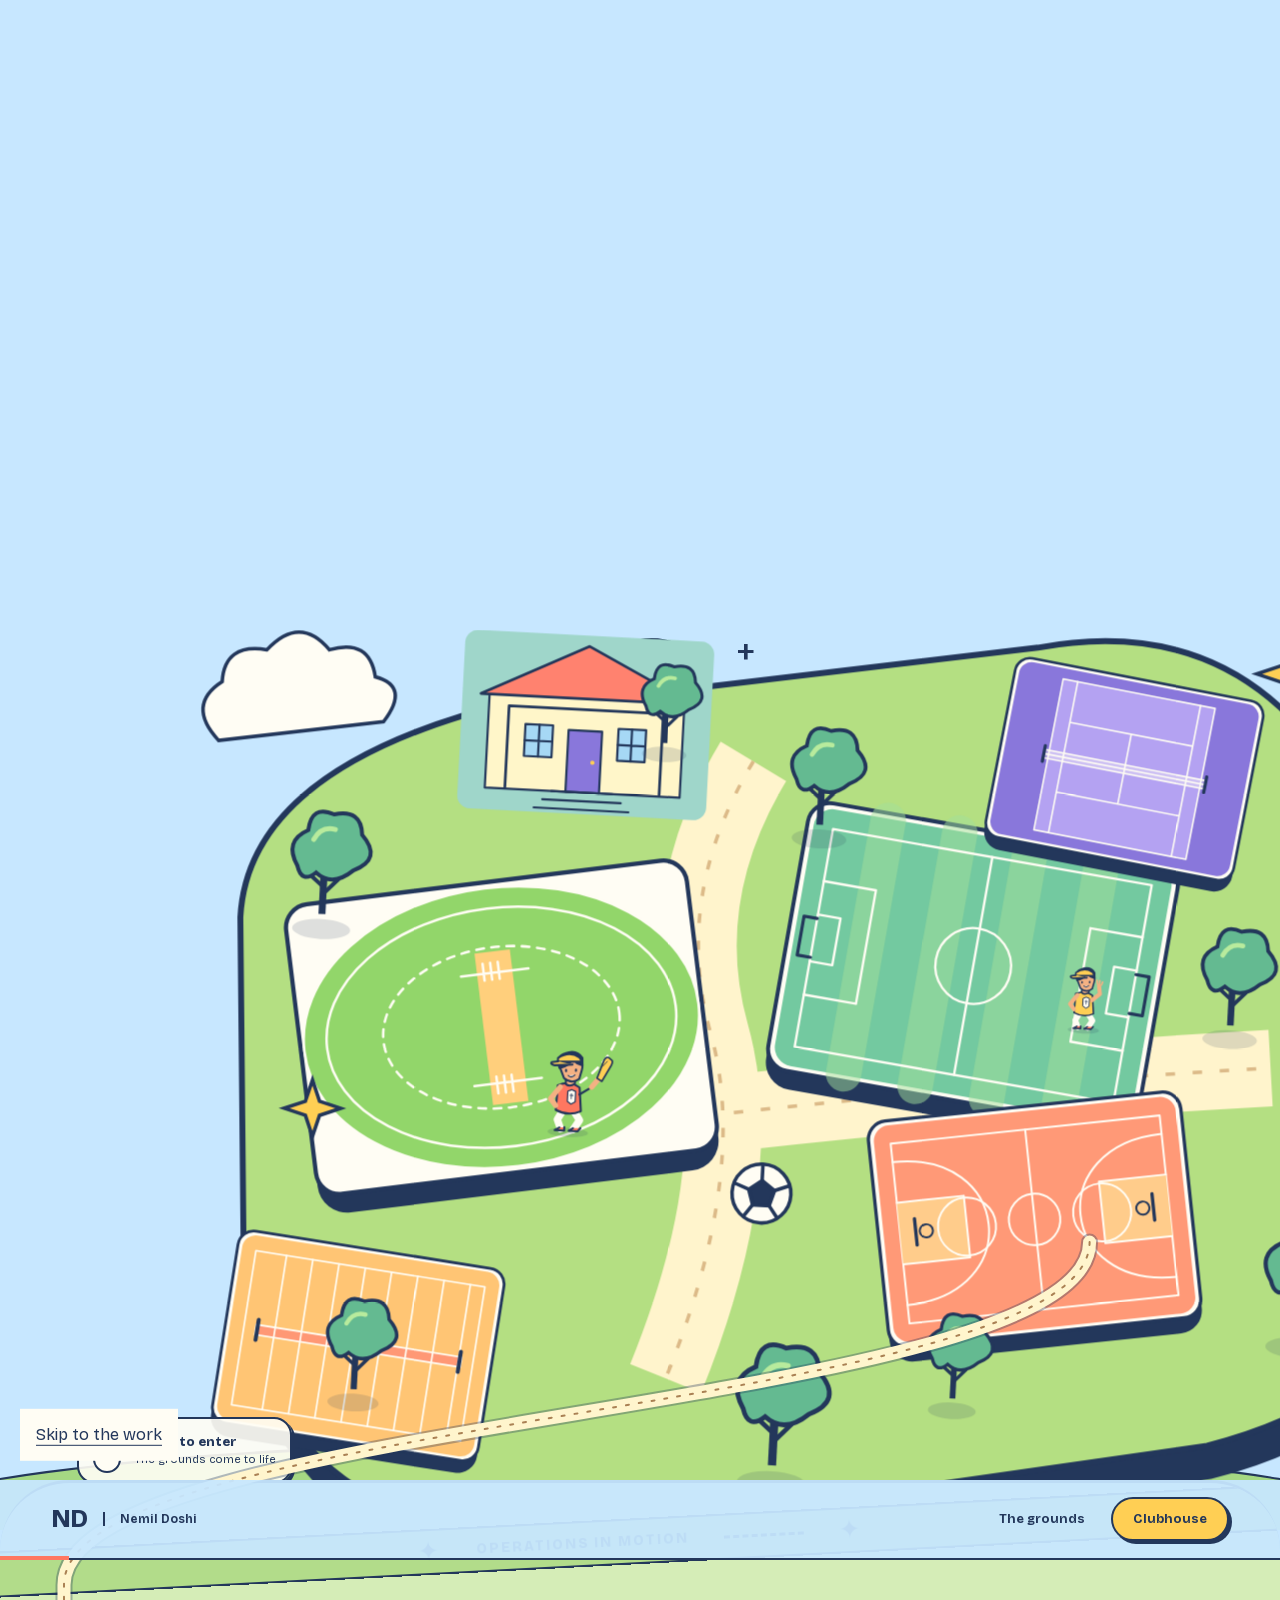
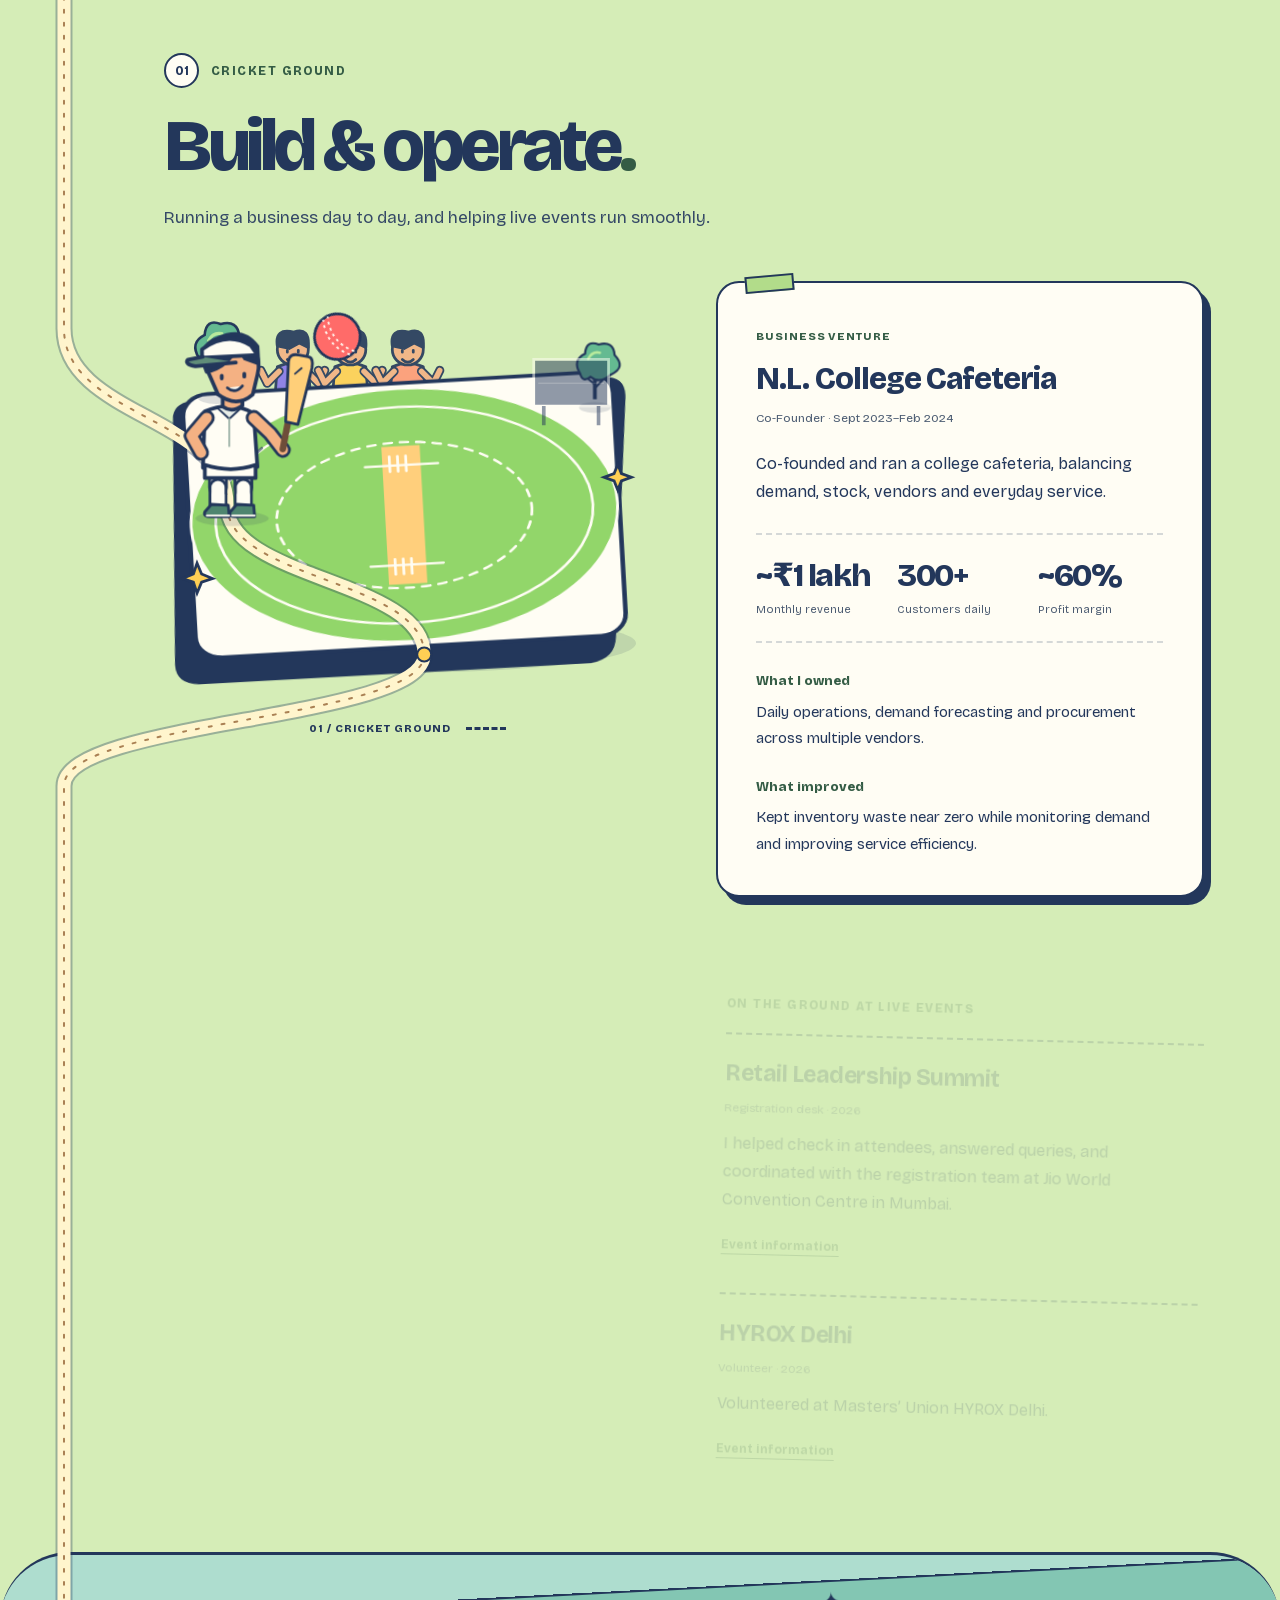
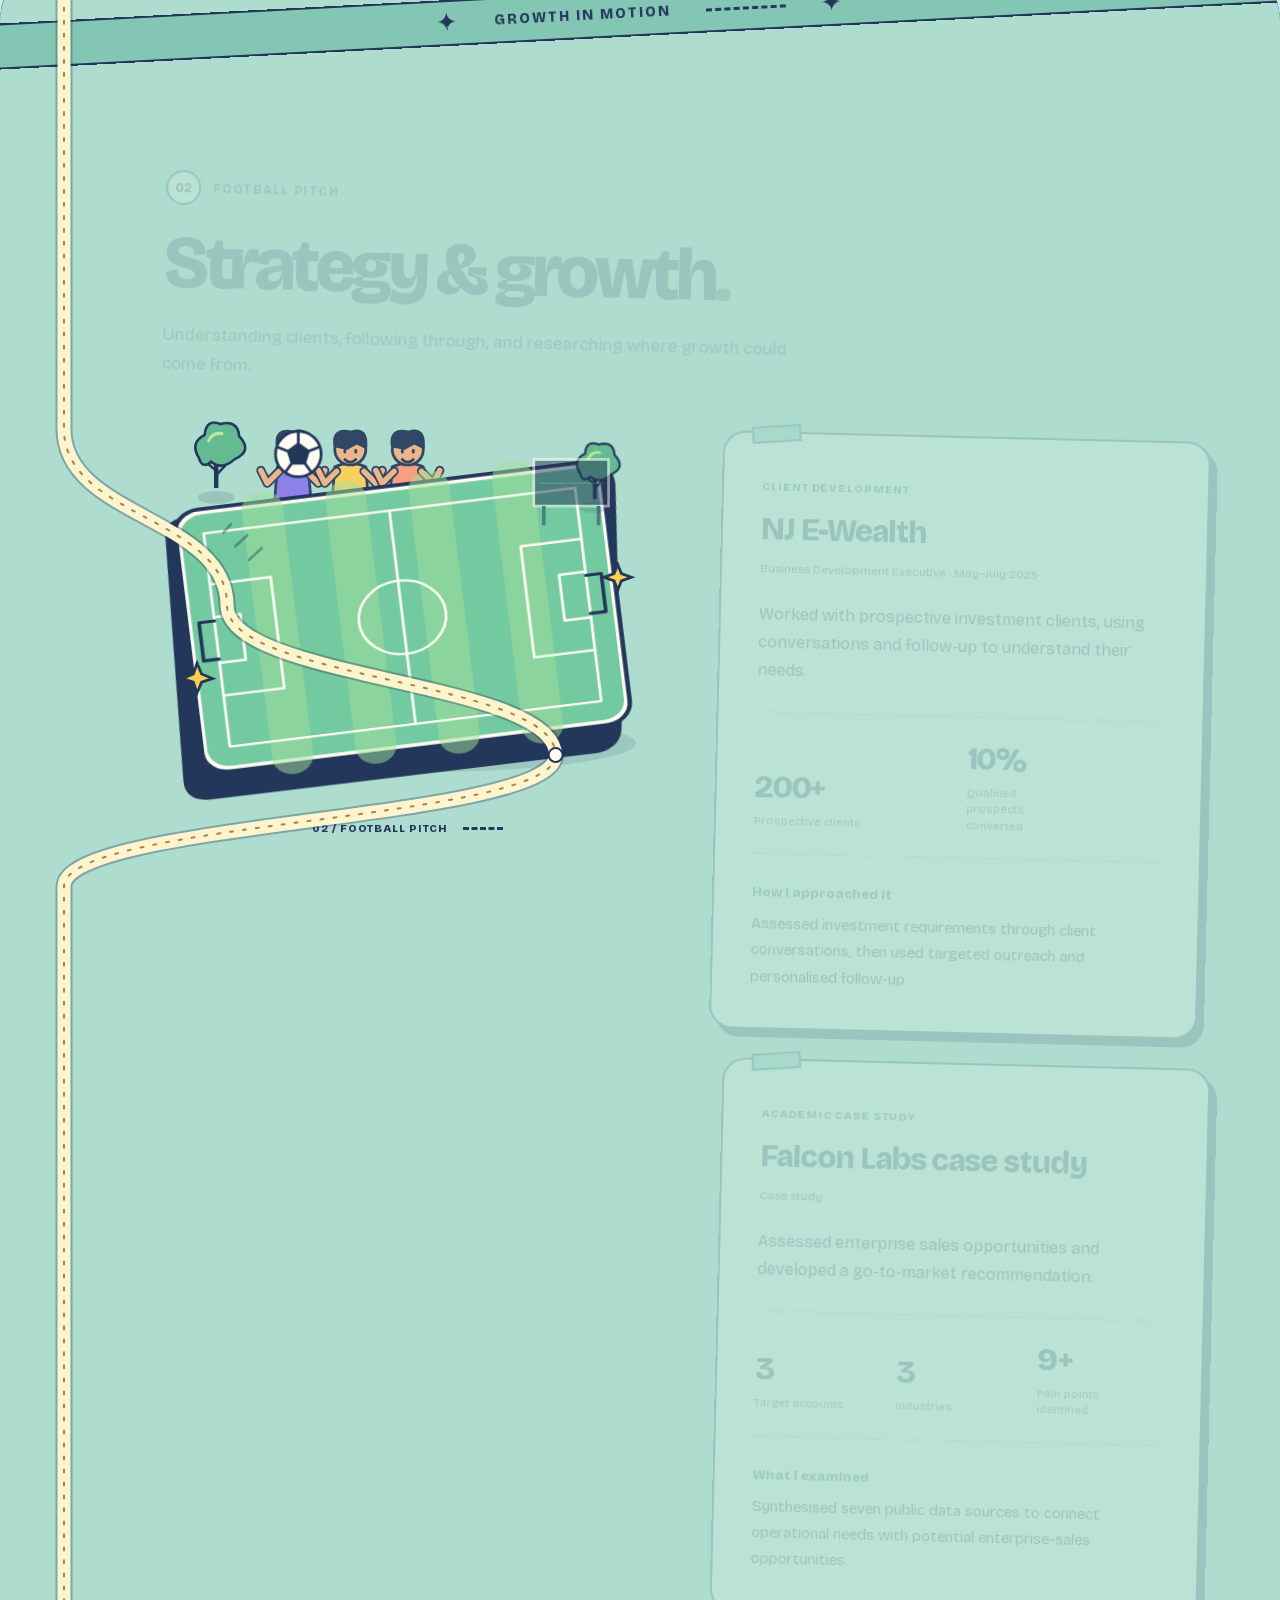
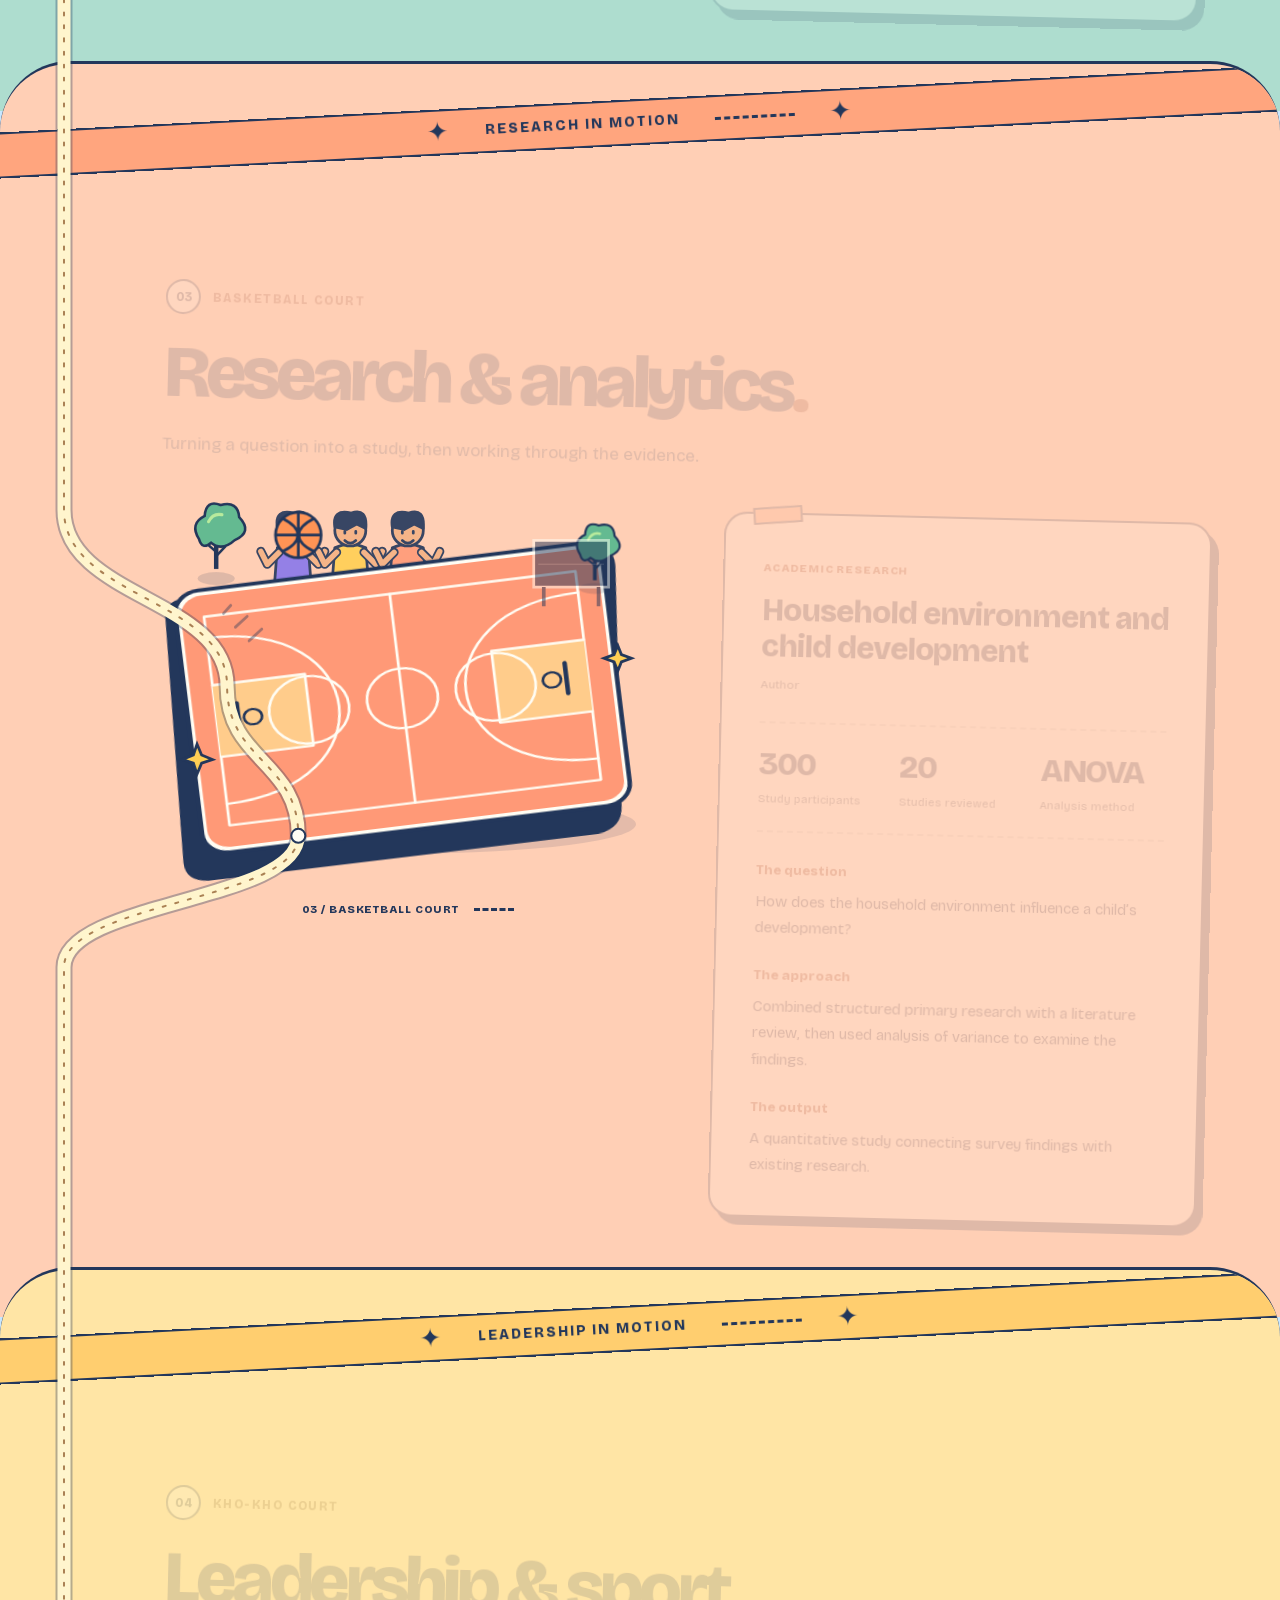
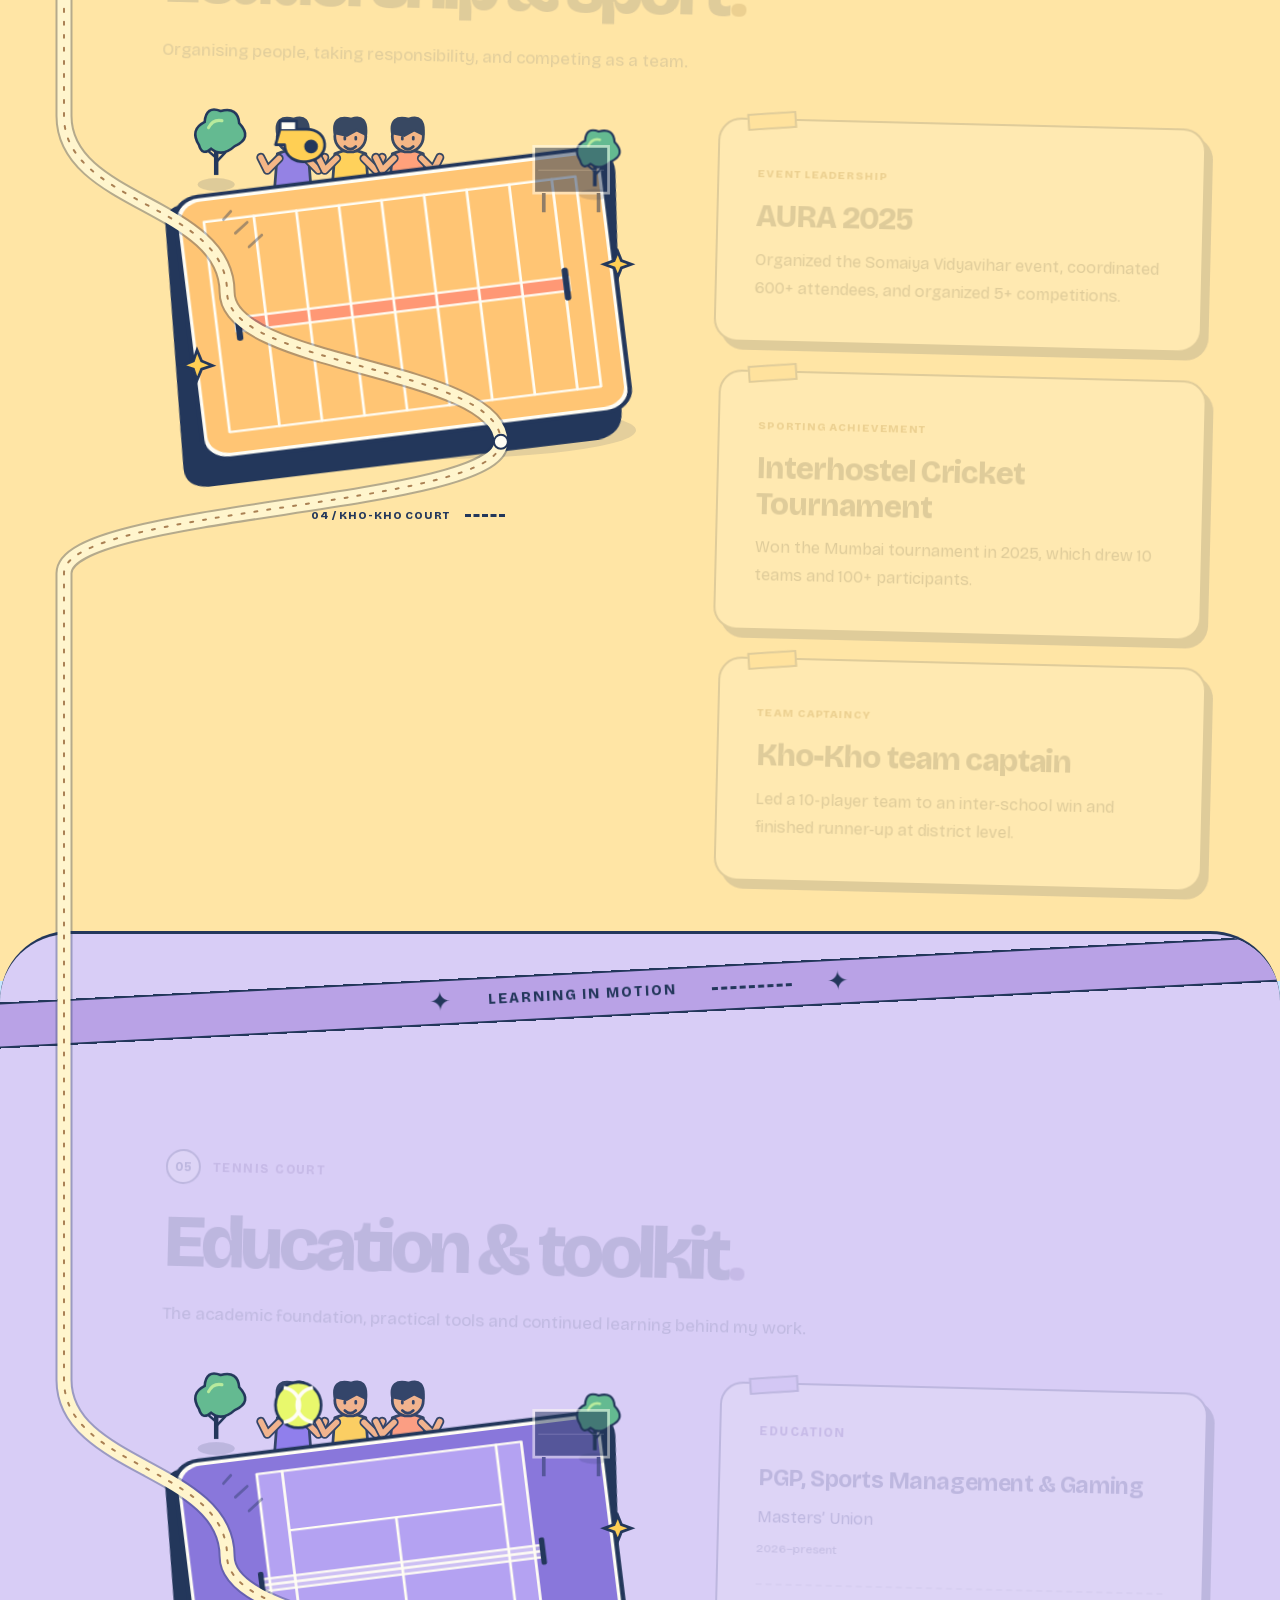
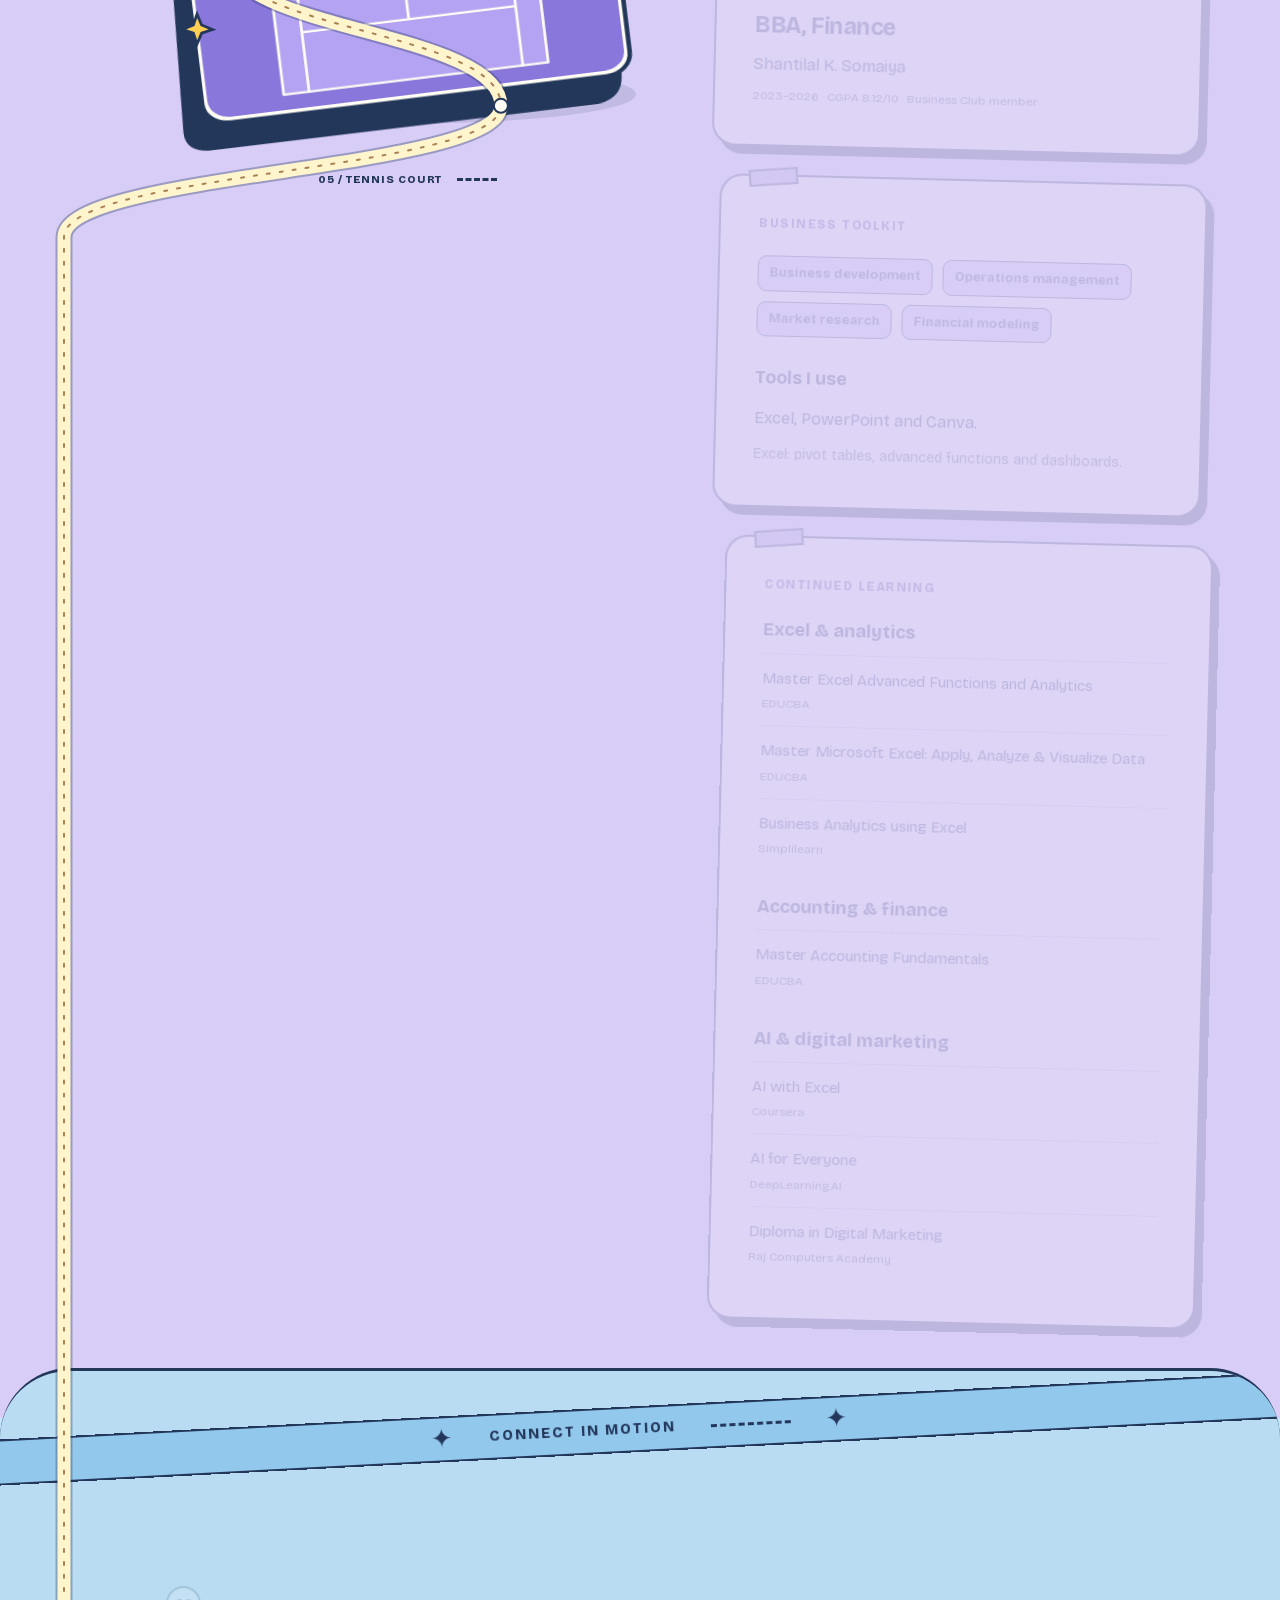
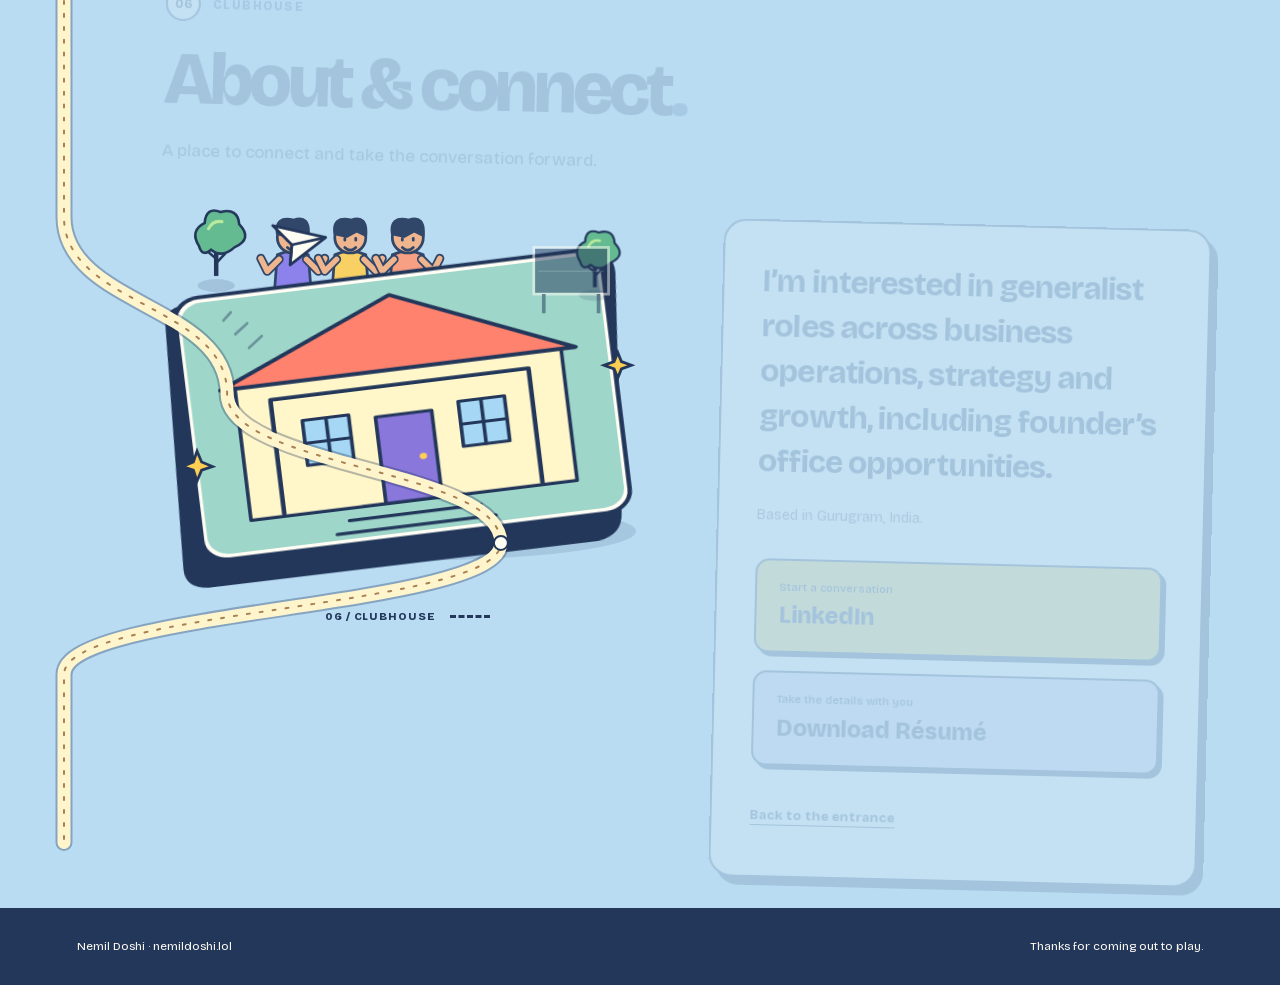
<file: all.html>
<!doctype html><html lang="en"><head><meta charset="utf-8"><meta name="viewport" content="width=device-width,initial-scale=1"><meta http-equiv="refresh" content="0;url=index.html#cricket"><meta name="robots" content="noindex"><title>Nemil Doshi · Full portfolio</title></head><body><p><a href="index.html#cricket">Read the full portfolio</a></p></body></html>
</file>
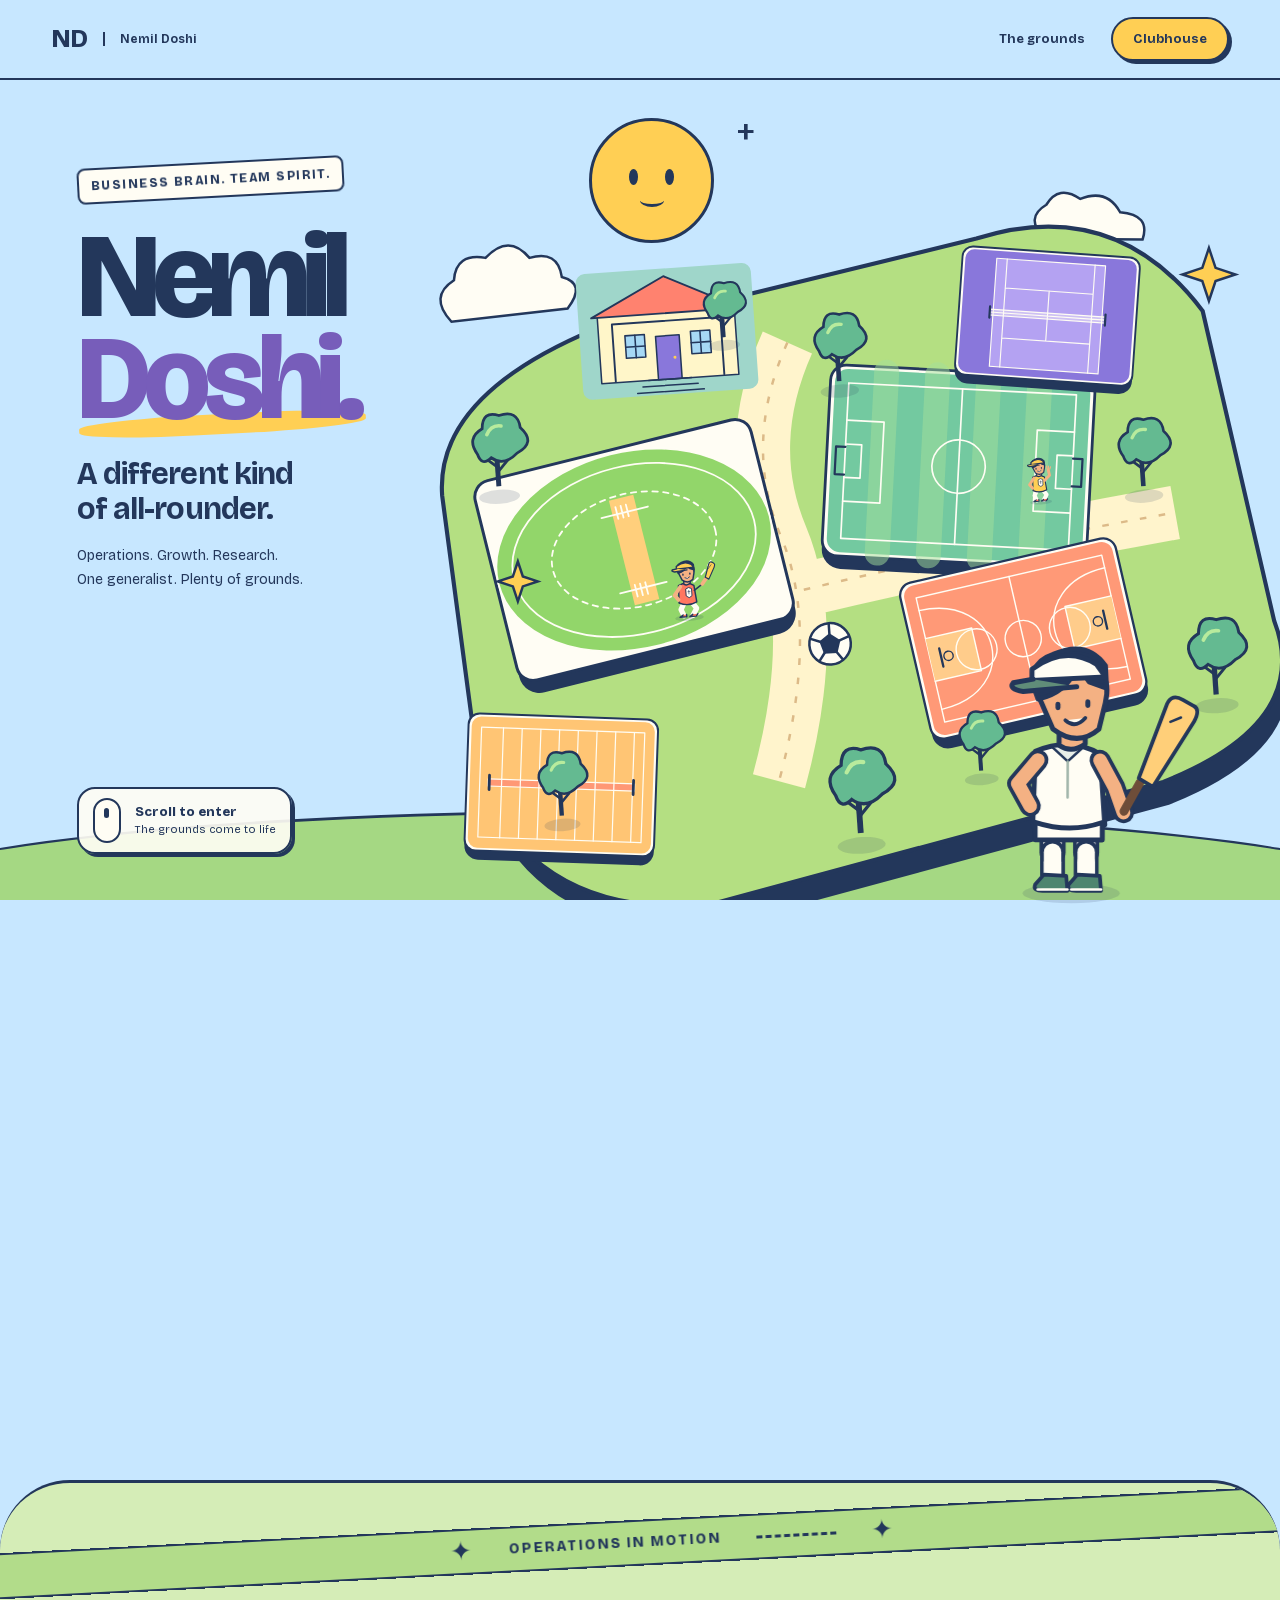
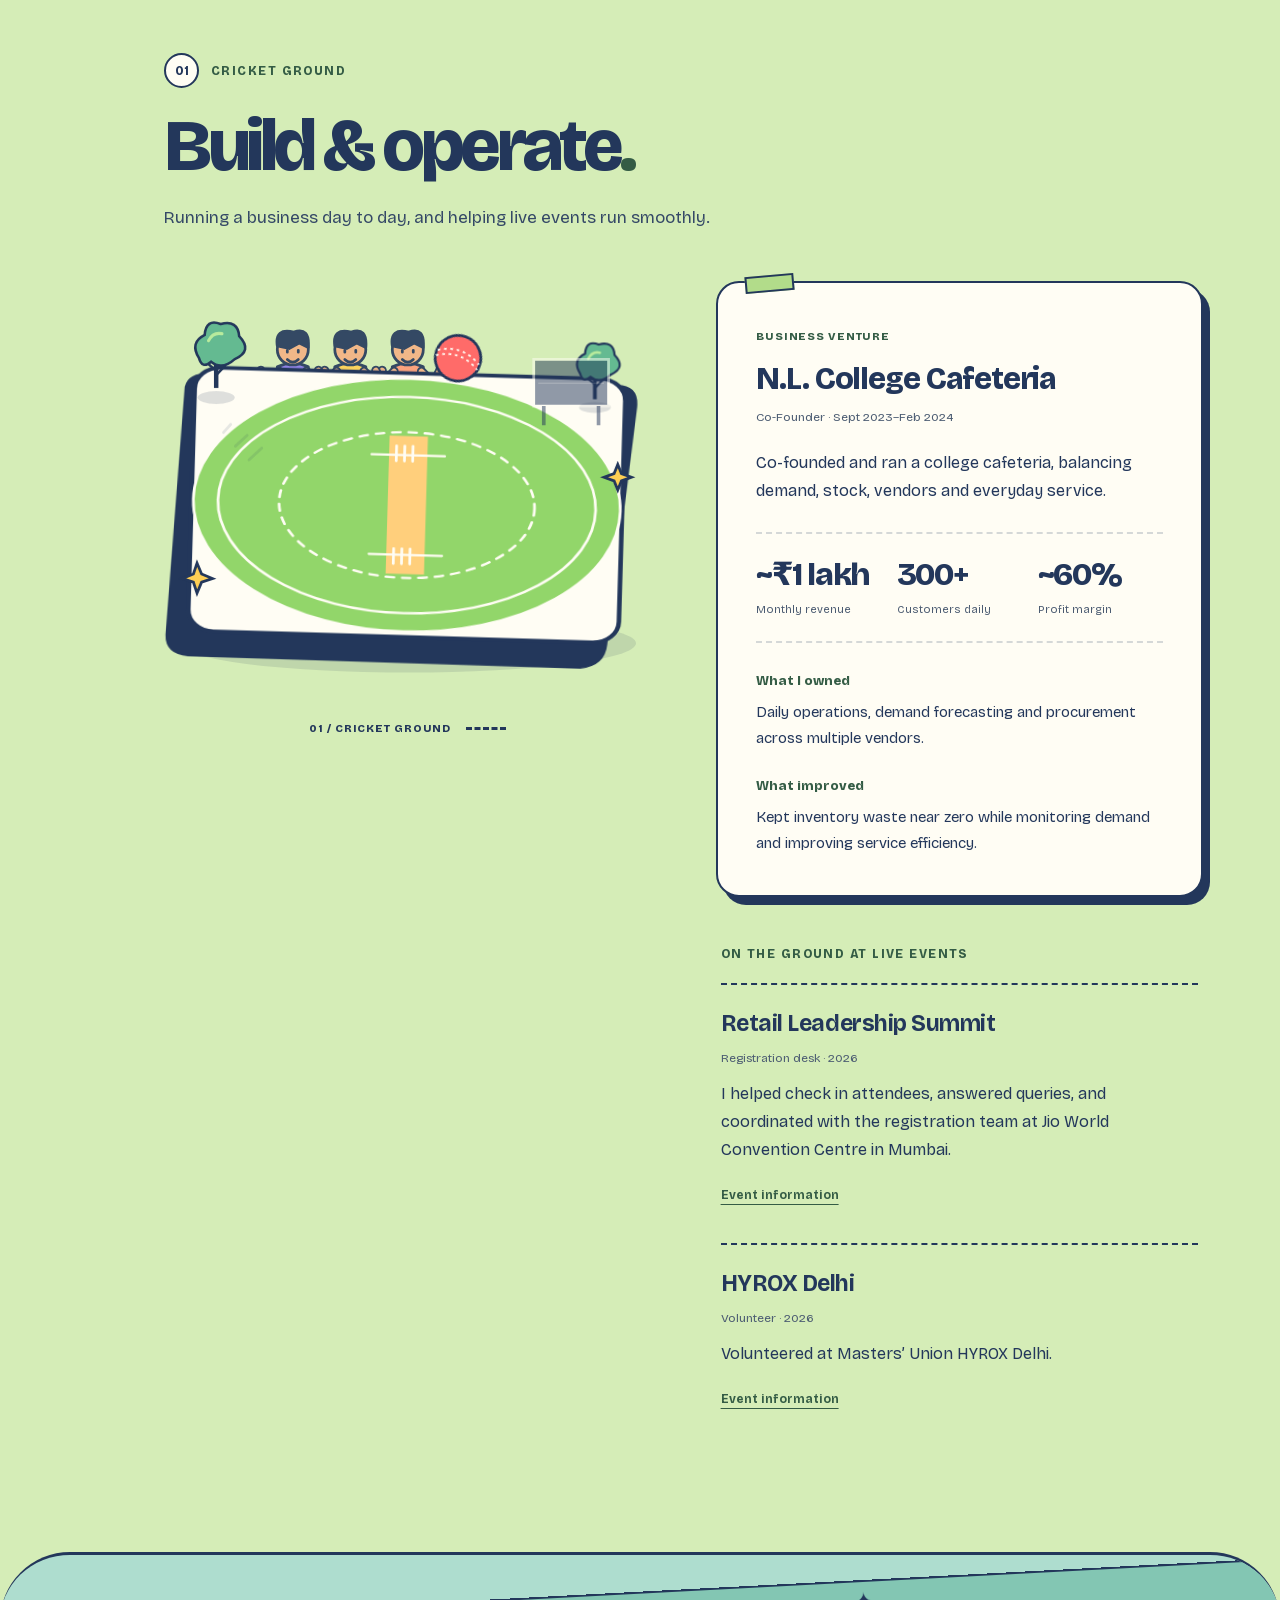
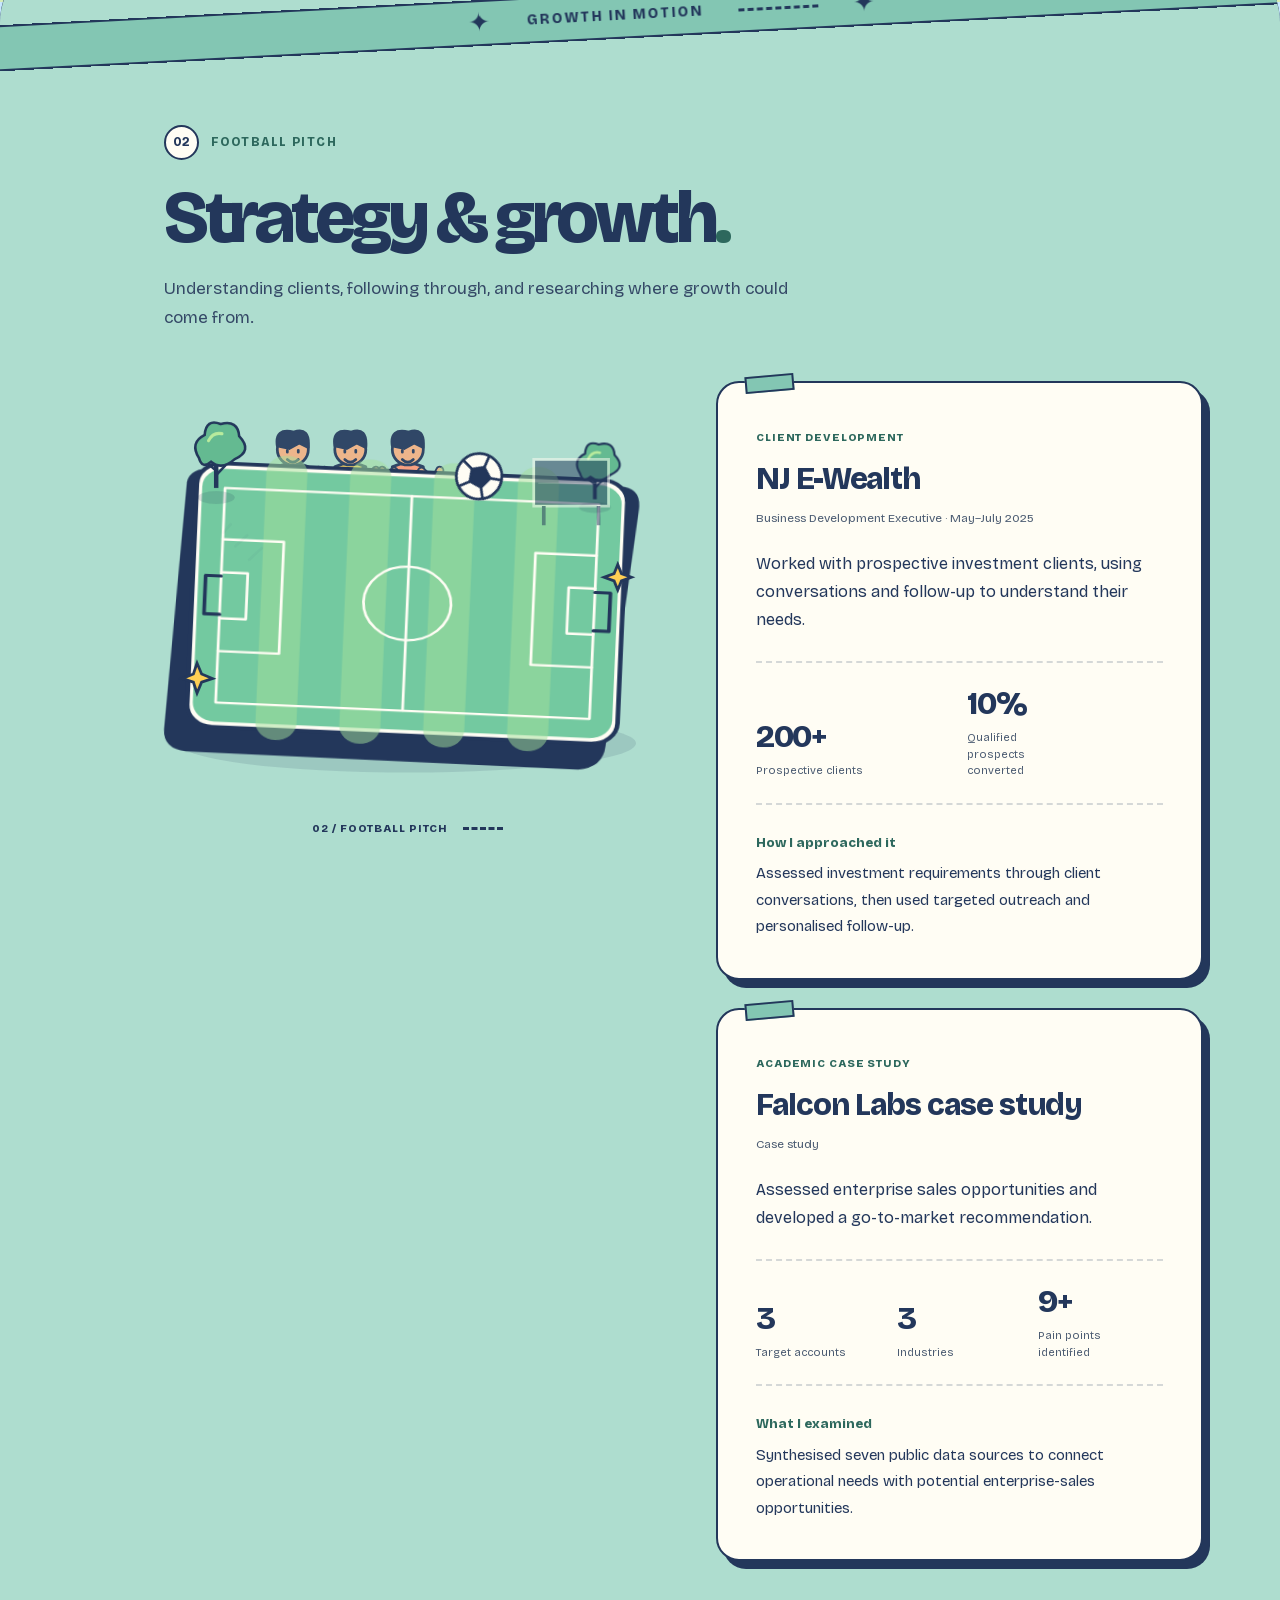
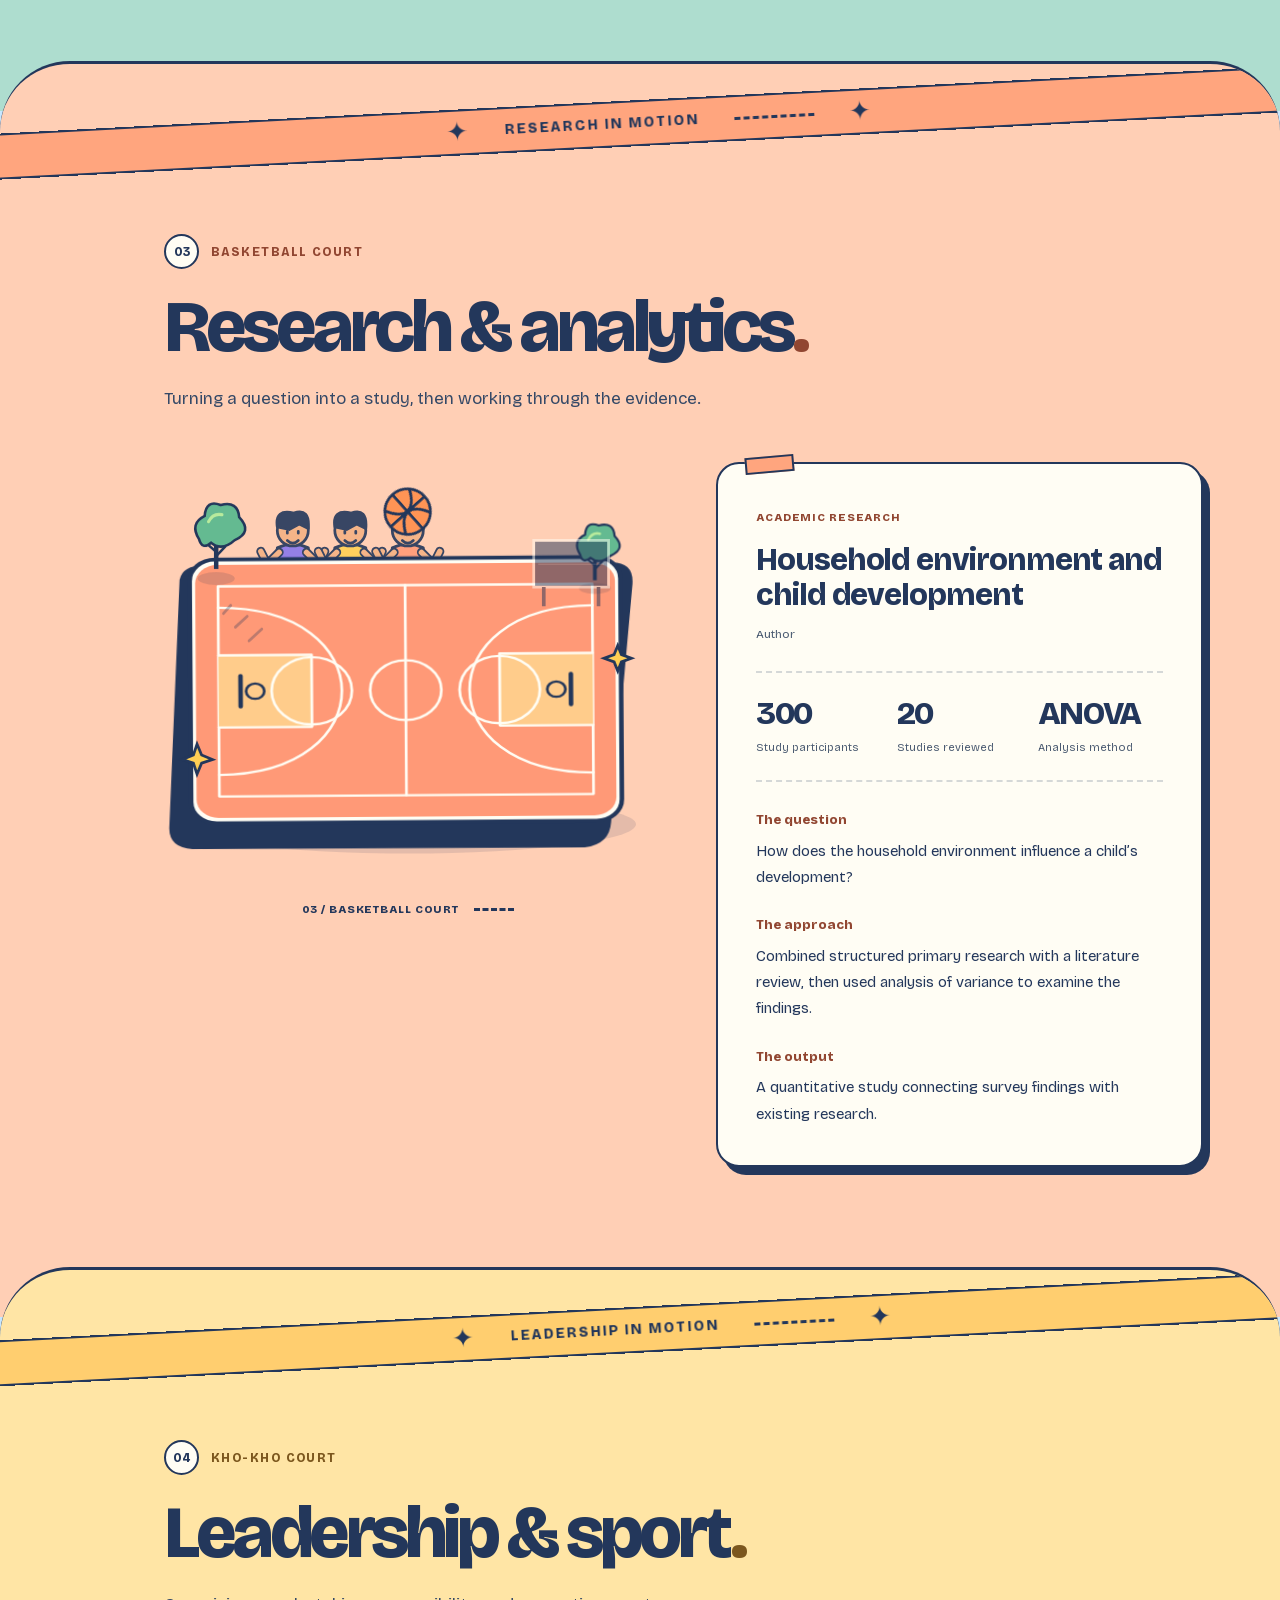
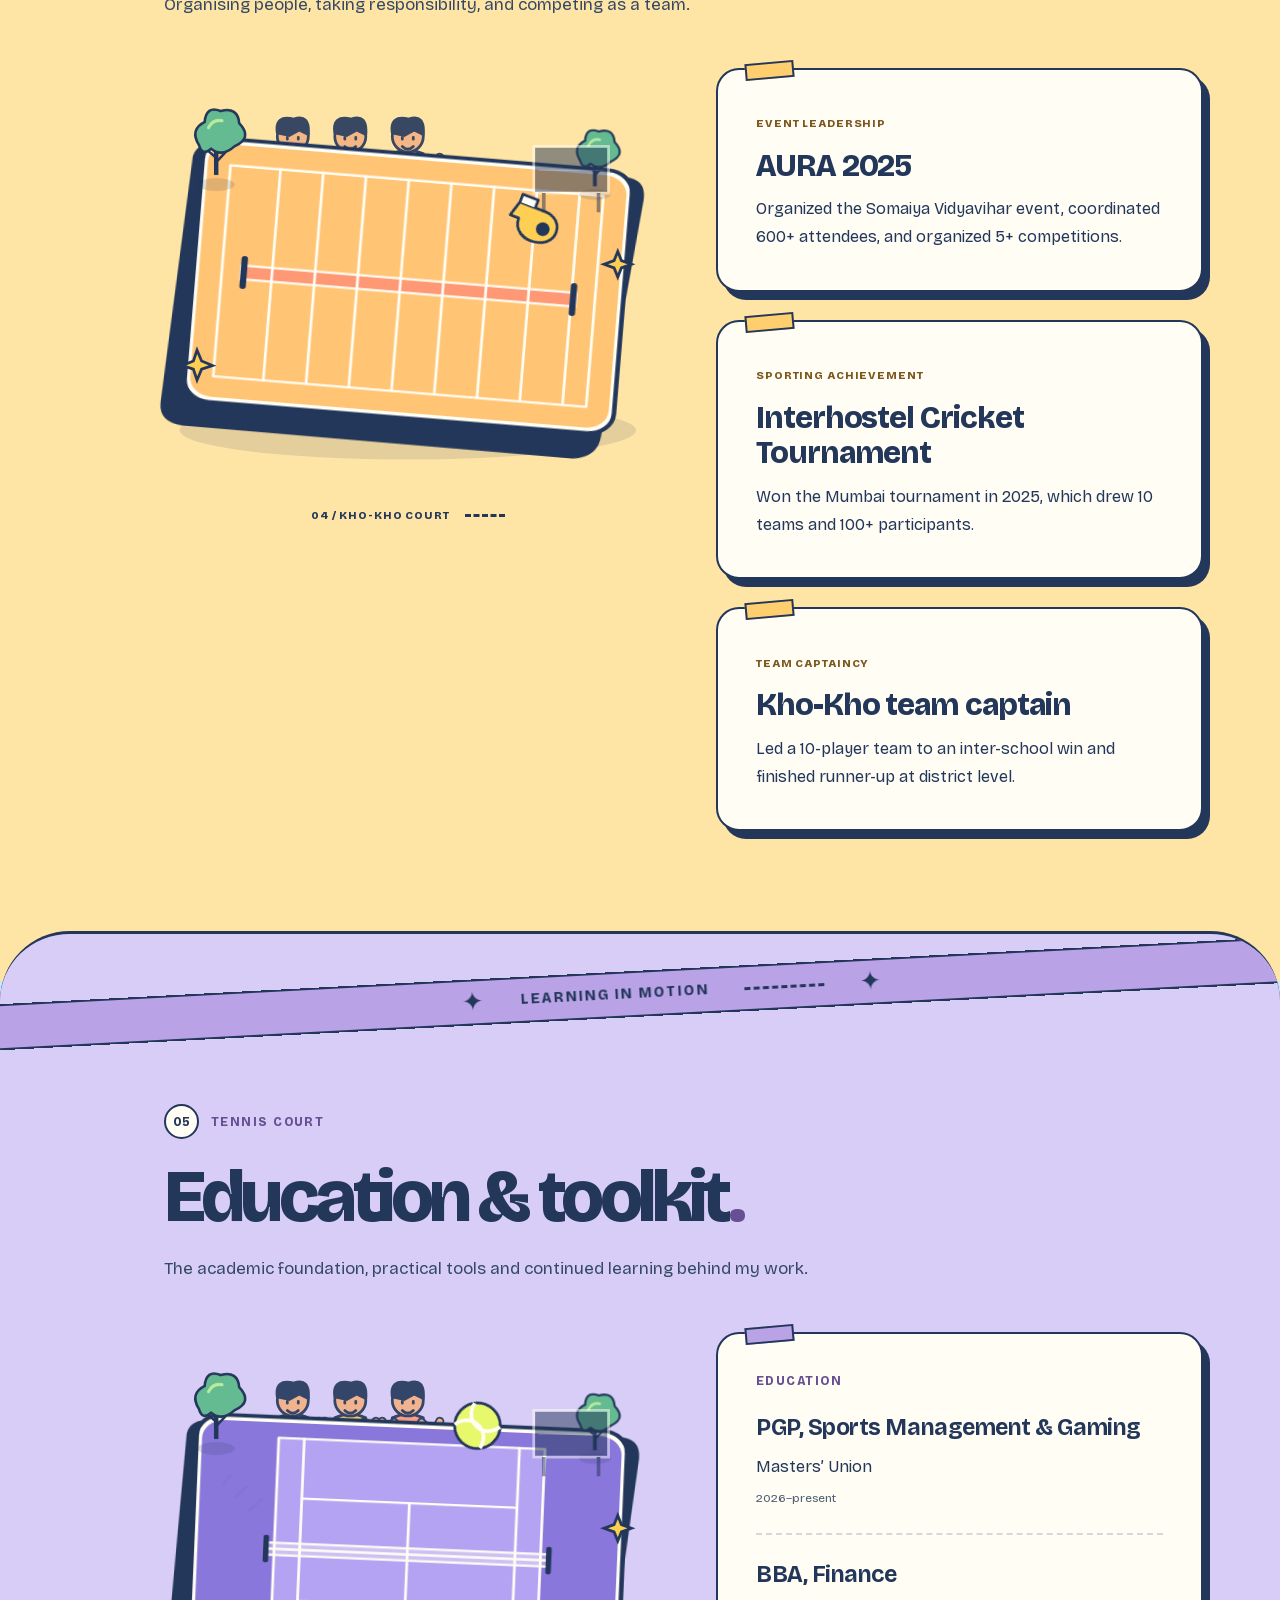
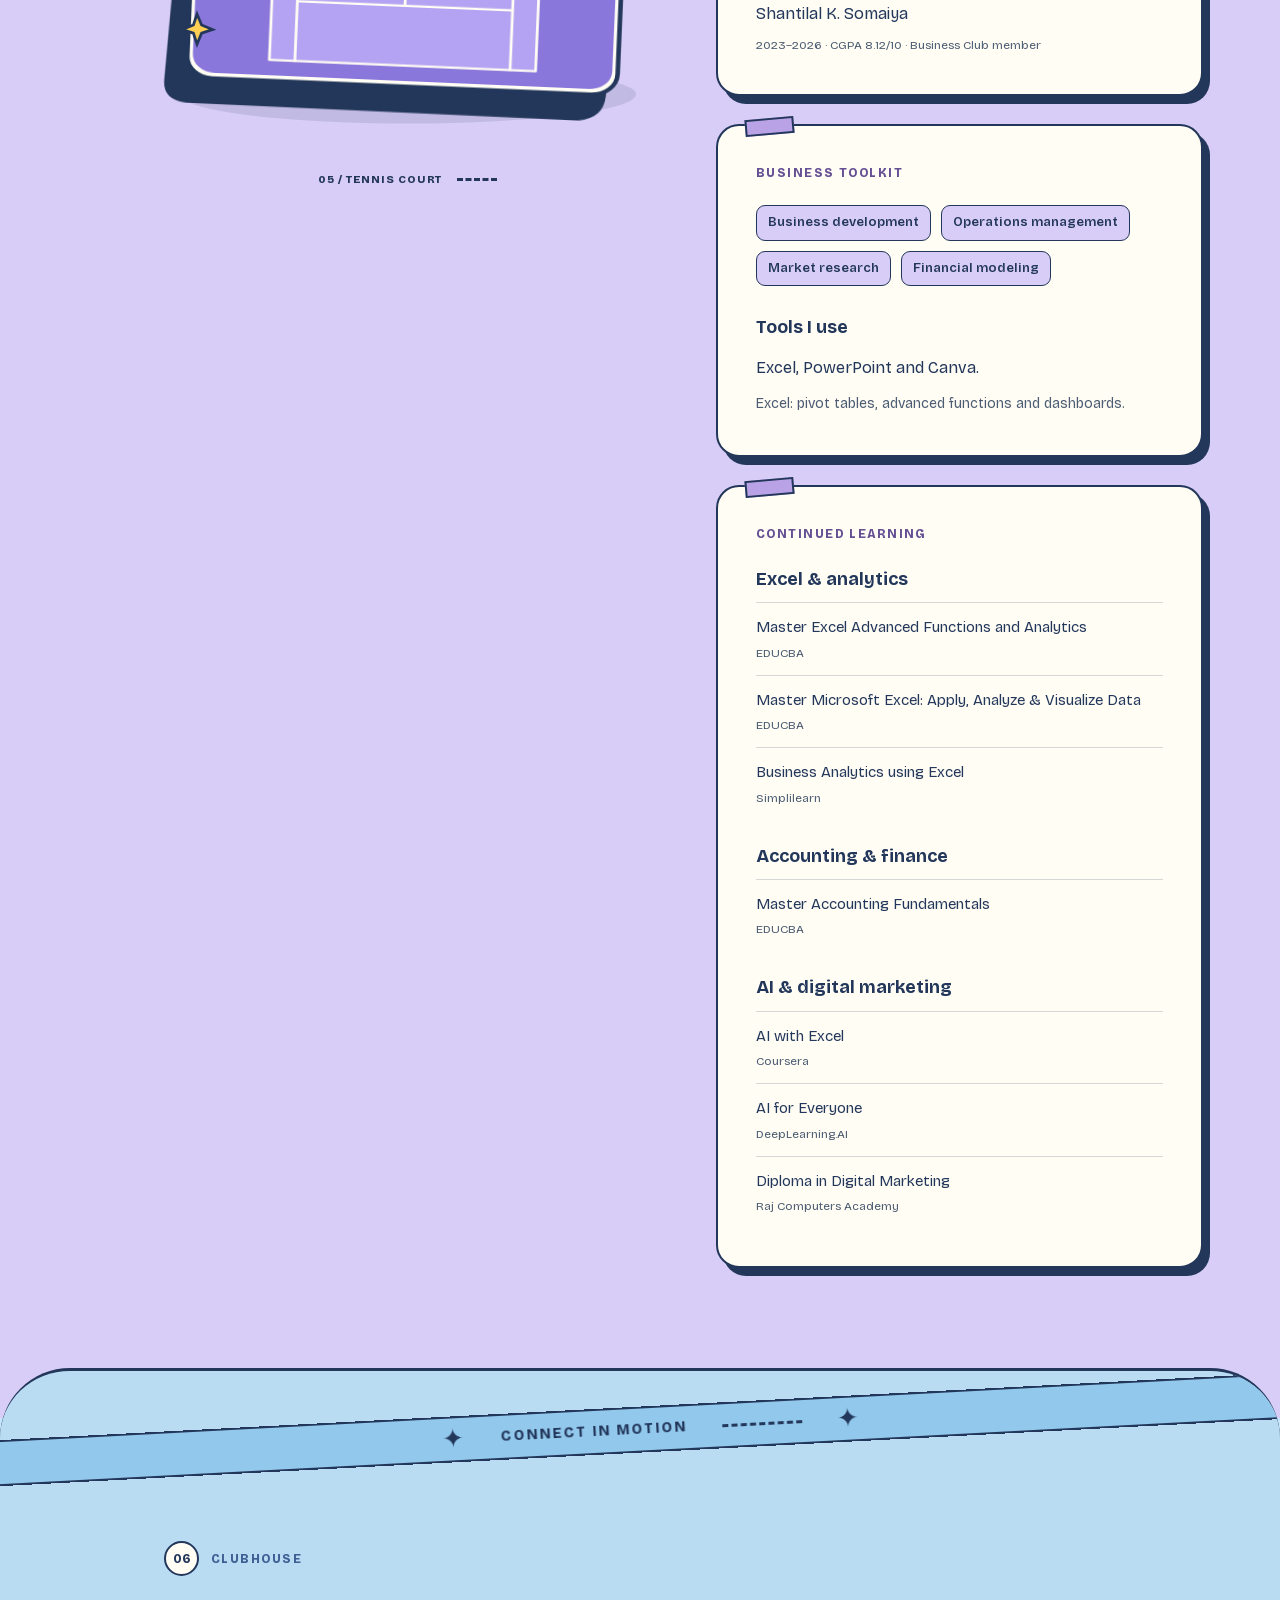
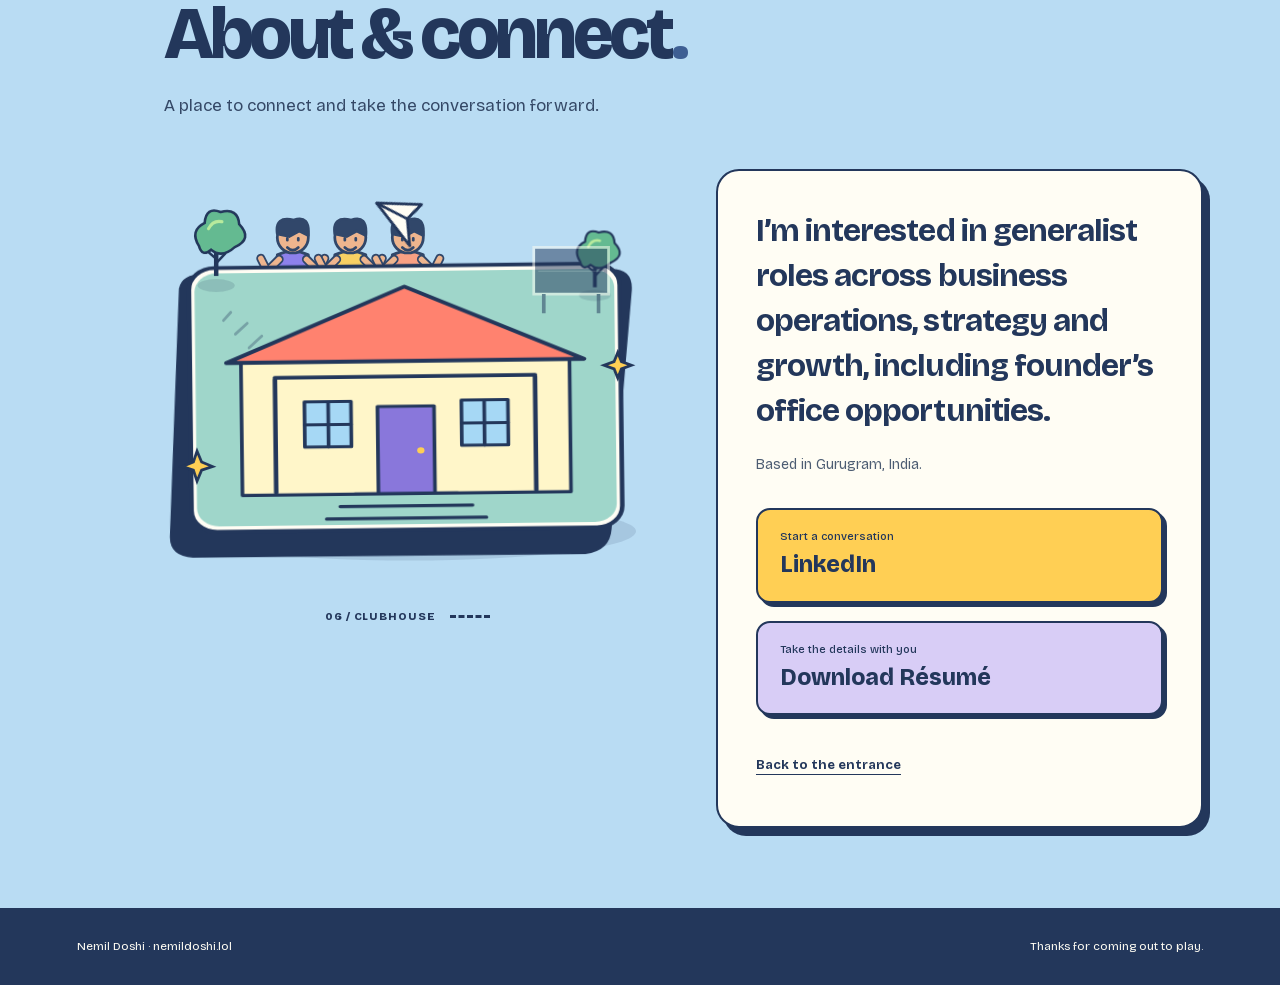
<file: project.html>
<!doctype html><html lang="en"><head><meta charset="utf-8"><meta name="viewport" content="width=device-width,initial-scale=1"><meta name="robots" content="noindex"><title>Continue to Nemil Doshi’s portfolio</title></head><body><p><a href="index.html#cricket">Continue to the portfolio</a></p><script>const destinations={"college-cafeteria": "college-cafeteria", "nj-group": "nj-group", "household-research": "household-research", "falcon-labs": "falcon-labs", "retail-summit": "retail-summit", "hyrox": "hyrox"};const key=new URLSearchParams(location.search).get('p');location.replace('index.html#'+(destinations[key]||'cricket'));</script></body></html>
</file>
<file: complex.css>
@font-face{font-family:Bricolage;src:url(bricolage-grotesque.woff2) format('woff2');font-weight:400 800;font-display:swap}
:root{color-scheme:light;--ink:#23375b;--paper:#fffdf4;--muted:#4c5c72;--line:#23375b30;--gold:#ffcf54;--body:Bricolage,system-ui,sans-serif}
*{box-sizing:border-box}html{scroll-behavior:smooth;-webkit-text-size-adjust:100%}body{margin:0;color:var(--ink);background:#c7e7ff;font:400 16px/1.75 var(--body);overflow-x:clip}p,h1,h2,h3,h4,figure,dl,dd{margin:0}a{color:inherit;text-underline-offset:5px}svg{display:block;max-width:100%}button,a{touch-action:manipulation;-webkit-tap-highlight-color:transparent}a:focus-visible{outline:3px solid #885bcb;outline-offset:5px}.skip-link{position:fixed;left:20px;top:12px;z-index:100;padding:12px 16px;background:var(--paper);transform:translateY(-160%)}.skip-link:focus{transform:none}
.complex-header{position:fixed;z-index:40;inset:0 0 auto;height:80px;display:flex;align-items:center;justify-content:space-between;gap:20px;padding:12px clamp(20px,4vw,64px);background:#c7e7fff0;border-bottom:2px solid var(--ink)}.brand{display:flex;align-items:center;gap:16px;font:800 25px/1 var(--body);letter-spacing:-1px;text-decoration:none}.brand::first-letter{color:#765abd}.brand span{font:700 12px/1.2 var(--body);letter-spacing:0;border-left:2px solid var(--ink);padding-left:15px}.complex-header nav{display:flex;align-items:center;gap:26px}.complex-header nav a{display:flex;align-items:center;justify-content:center;min-height:44px;text-decoration:none;font-size:13px;font-weight:700}.complex-header .header-contact{padding:0 20px;border:2px solid var(--ink);border-radius:40px;background:var(--gold);box-shadow:3px 3px 0 var(--ink);transition:transform .2s,box-shadow .2s}.complex-header .header-contact:hover{transform:translate(2px,2px);box-shadow:1px 1px 0 var(--ink)}.scroll-progress{position:absolute;bottom:-2px;left:0;width:100%;height:4px}.scroll-progress i{display:block;height:100%;background:#ff7760;transform:scaleX(0);transform-origin:left}
.complex-hero{position:relative;height:170svh;min-height:1050px;background:#c7e7ff}.hero-stage{position:sticky;top:0;height:100svh;min-height:650px;overflow:clip;isolation:isolate;background:#c7e7ff}.hero-copy{position:relative;z-index:4;padding:clamp(120px,18vh,180px) 0 100px clamp(24px,6vw,96px);width:45%;pointer-events:none;transform:translate3d(0,var(--copy-y,0px),0);opacity:var(--copy-opacity,1)}.eyebrow,.section-label{font-size:12px;font-weight:800;line-height:1.5;letter-spacing:.12em;text-transform:uppercase}.hero-copy>.eyebrow{display:inline-block;border:2px solid var(--ink);border-radius:8px;padding:7px 12px;background:#fffdf4;transform:rotate(-3deg)}.hero-copy h1{font-size:clamp(84px,9.3vw,145px);font-weight:800;line-height:.86;letter-spacing:-.065em;margin:28px 0 25px}.hero-copy h1 span{color:#775dba;display:inline-block;position:relative}.hero-copy h1 span::after{content:'';position:absolute;z-index:-1;left:2px;right:-7px;bottom:-4px;height:20%;background:#ffcf54;border-radius:40%;transform:rotate(-3deg)}.hero-position{font-size:clamp(21px,2.4vw,33px);font-weight:700;line-height:1.15;letter-spacing:-.03em}.hero-description{font-size:14px;line-height:1.7;margin-top:18px;max-width:310px}.hero-world{position:absolute;z-index:2;width:70%;max-width:1100px;right:-2%;bottom:-4%;transform:translate3d(var(--world-x,0px),var(--world-y,0px),0) scale(var(--world-scale,1));transform-origin:48% 58%;will-change:transform}.campus-svg{width:100%;height:auto;overflow:visible}.campus-world{transform-origin:50% 65%;rotate:var(--world-rotate,-4deg)}.hero-player{transform:translate3d(var(--player-x,100px),0,0) rotate(var(--player-tilt,8deg));transform-origin:790px 835px}.hero-player .bat-arm{transform:rotate(var(--bat-lift,36deg));transform-box:fill-box;transform-origin:left bottom}.hero-sun{position:absolute;width:125px;height:125px;top:118px;left:46%;background:#ffcf54;border:3px solid var(--ink);border-radius:50%;transform:translateY(var(--sun-y,0px))}.hero-sun::before,.hero-sun::after{content:'';position:absolute;width:9px;height:16px;background:var(--ink);border-radius:50%;top:48px;left:37px}.hero-sun::after{left:73px}.hero-sun i{position:absolute;left:48px;top:73px;width:24px;height:13px;border-bottom:3px solid var(--ink);border-radius:50%}.hero-sun b{position:absolute;top:-25px;right:-45px;font-size:40px;font-weight:400}.hero-sticker{position:absolute;right:50px;bottom:112px;z-index:5;padding:21px 25px;border:3px solid var(--ink);border-radius:50%;background:#ffcf54;font-size:16px;line-height:1.1;font-weight:800;text-align:center;transform:rotate(12deg) scale(var(--sticker-scale,1));box-shadow:5px 5px 0 var(--ink)}.hero-scroll{position:absolute;z-index:6;left:clamp(24px,6vw,96px);bottom:46px;display:flex;align-items:center;gap:14px;min-height:55px;text-decoration:none;font-size:13px;font-weight:800;line-height:1.3}.hero-scroll small{font-size:11px;font-weight:400}.scroll-capsule{width:28px;height:45px;border:2px solid var(--ink);border-radius:20px;background:#fffdf4;display:flex;justify-content:center;padding-top:8px}.scroll-capsule i{display:block;width:5px;height:10px;border-radius:8px;background:var(--ink);animation:scroll-dot 1.6s ease-in-out infinite}.hero-horizon{position:absolute;z-index:0;bottom:-80px;left:-10%;width:120%;height:170px;border-radius:50% 50% 0 0;background:#a5d883;border:3px solid var(--ink)}.grounds-anchor{height:0;scroll-margin-top:90px}
.zone{position:relative;isolation:isolate;padding:170px clamp(24px,6vw,96px) 150px;margin-top:-50px;border-top:3px solid var(--ink);border-radius:70px 70px 0 0;background:var(--zone-bg);overflow:clip;scroll-margin-top:0;color:var(--ink)}.zone-cricket{--zone-bg:#d5edb7;--accent:#345c45;--tag:#b2dc8a}.zone-football{--zone-bg:#aeddcf;--accent:#2d685d;--tag:#83c6b3}.zone-basketball{--zone-bg:#ffcfb5;--accent:#914631;--tag:#ffa57e}.zone-kho-kho{--zone-bg:#ffe5a5;--accent:#7c571e;--tag:#ffce6f}.zone-tennis{--zone-bg:#d8cdf6;--accent:#655094;--tag:#b9a2e6}.zone-clubhouse{--zone-bg:#b9dcf3;--accent:#3e5f93;--tag:#92c8ec;padding-bottom:80px}.zone-inner{max-width:1240px;margin:auto;min-width:0}.zone-bridge{position:absolute;left:-5%;right:-5%;top:35px;height:46px;display:flex;align-items:center;justify-content:center;gap:35px;border-block:2px solid var(--ink);background:var(--tag);transform:translate3d(var(--bridge-x,0px),0,0) rotate(-3deg);font-size:14px;line-height:1;text-transform:uppercase;letter-spacing:.14em;font-weight:800;white-space:nowrap}.zone-bridge::before,.zone-bridge::after{content:'✦';font-size:26px}.zone-bridge i{width:80px;border-top:3px dashed var(--ink)}.zone-head{max-width:850px;margin-bottom:48px}.zone-head .eyebrow{display:flex;align-items:center;gap:12px;font-size:12px;color:var(--accent)}.zone-head .eyebrow span{display:grid;place-items:center;width:35px;height:35px;border-radius:50%;background:var(--paper);border:2px solid var(--ink);font-size:12px;letter-spacing:0;color:var(--ink)}.zone-head h2{font-size:clamp(43px,5.8vw,84px);font-weight:800;letter-spacing:-.06em;line-height:1.02;margin:20px 0;overflow-wrap:anywhere}.heading-dot{color:var(--accent)}.zone-description{max-width:670px;font-size:17px;line-height:1.7;color:#354967}.zone-layout{display:grid;grid-template-columns:minmax(0,1fr) minmax(0,1fr);gap:clamp(32px,5vw,80px);align-items:start}.venue-art{position:sticky;top:130px;align-self:start;min-width:0;margin-inline:-30px}.court-graphic{position:relative}.court-graphic svg{width:100%;height:auto;overflow:visible}.court-deck{transform-origin:300px 270px;transform:translate3d(0,var(--deck-y,20px),0) rotate(var(--deck-rotate,-7deg));will-change:transform}.shot-ball{transform:translate3d(var(--ball-x,180px),var(--ball-y,80px),0) rotate(var(--ball-spin,0deg));will-change:transform}.shot-trail{opacity:var(--trail-opacity,.4)}.venue-art .bat-arm{transform:rotate(var(--venue-bat,5deg));transform-box:fill-box;transform-origin:left bottom}.art-caption{display:flex;justify-content:center;align-items:center;gap:15px;font-size:11px;font-weight:800;text-transform:uppercase;letter-spacing:.08em;margin:0 30px 10px}.art-caption i{width:40px;border-top:3px dashed var(--ink)}.zone-copy{display:grid;gap:28px;min-width:0}.project-card,.learning-card,.club-card{position:relative;padding:clamp(25px,3vw,40px);border:2px solid var(--ink);border-radius:23px;background:var(--paper);box-shadow:7px 8px 0 var(--ink);min-width:0;scroll-margin-top:110px}.project-card::before,.learning-card::before{content:'';width:45px;height:13px;border:2px solid var(--ink);background:var(--tag);position:absolute;left:27px;top:-8px;transform:rotate(-5deg)}.card-kind{display:inline-block;font-size:11px;letter-spacing:.08em;line-height:1.5;font-weight:800;text-transform:uppercase;color:var(--accent);margin-bottom:15px}.project-card h3{font-size:clamp(25px,2.4vw,34px);line-height:1.16;letter-spacing:-.035em;font-weight:800;margin-bottom:12px;overflow-wrap:anywhere}.project-meta{font-size:12px;line-height:1.6;color:var(--muted);margin-bottom:22px}.project-card>p:not(.project-meta),.support-card>p:not(.project-meta),.learning-card>p:not(.section-label){font-size:16px;line-height:1.75}.proof-grid{display:grid;grid-template-columns:repeat(3,minmax(0,1fr));gap:16px;margin:27px 0;padding:23px 0;border-block:2px dashed var(--line)}.proof-grid>div{display:flex;min-width:0;flex-direction:column-reverse;align-items:start;gap:9px}.proof-grid dd{font-size:clamp(24px,2.5vw,35px);line-height:1.1;font-weight:800;letter-spacing:-.045em;white-space:nowrap}.proof-grid dt{font-size:11px;line-height:1.5;color:var(--muted);max-width:110px}.proof-grid:has(>div:nth-child(2):last-child){grid-template-columns:repeat(2,minmax(0,1fr))}.work-notes h4{font-size:13px;font-weight:800;color:var(--accent);margin:24px 0 6px}.work-notes p{font-size:15px;line-height:1.75}.supporting-work{padding:5px 5px}.supporting-work>.section-label{margin:15px 0 20px;color:var(--accent)}.support-card{padding:25px 0;border-top:2px dashed var(--ink);scroll-margin-top:110px}.support-card h3{font-size:23px;line-height:1.25;margin-bottom:10px;letter-spacing:-.02em}.support-card .project-meta{margin-bottom:12px}.source-link{display:inline-flex;align-items:center;min-height:44px;font-weight:700;font-size:12px;margin-top:10px;color:var(--accent)}.source-link span{display:none}.achievement p{font-size:16px;line-height:1.75}.learning-card>.section-label{color:var(--accent);margin-bottom:23px}.degree+.degree{margin-top:25px;padding-top:25px;border-top:2px dashed var(--line)}.degree h3{font-size:23px;line-height:1.3;margin-bottom:10px;letter-spacing:-.02em}.degree>p:not(.project-meta){font-size:16px;margin-bottom:8px}.degree .project-meta{margin-bottom:0}.skill-list{list-style:none;padding:0;margin:0;display:flex;flex-wrap:wrap;gap:10px}.skill-list li{font-size:13px;font-weight:600;border:1.5px solid var(--ink);border-radius:9px;background:var(--zone-bg);padding:7px 11px;line-height:1.5}.tool-title{font-size:18px;margin:26px 0 10px}.small-copy{font-size:14px!important;margin-top:10px}.muted{color:var(--muted)}.certifications h3{font-size:18px;line-height:1.4;margin:24px 0 10px}.certifications ul{list-style:none;margin:0;padding:0}.certifications li{padding:13px 0;border-top:1.5px solid var(--line);font-size:15px;line-height:1.5}.certifications li>span{display:block;overflow-wrap:anywhere}.certifications small{display:block;font-size:12px;color:var(--muted);margin-top:5px}.club-intro{font-size:clamp(24px,2.5vw,34px);line-height:1.4;letter-spacing:-.03em;font-weight:700;margin-bottom:20px}.club-card>.muted{font-size:14px}.contact-links{margin-top:30px}.contact-links a{display:flex;align-items:center;justify-content:space-between;gap:20px;text-decoration:none;font-size:23px;line-height:1.4;padding:19px 22px;margin-top:18px;border:2px solid var(--ink);border-radius:14px;background:#ffcf54;box-shadow:4px 4px 0 var(--ink);font-weight:800;transition:transform .2s}.contact-links a+a{background:#d8cdf6}.contact-links a:hover{transform:translateY(-3px)}.contact-links small{display:block;font-size:11px;font-weight:500;margin-bottom:5px}.contact-links b{display:none}.back-top{display:inline-flex;min-height:44px;align-items:center;margin-top:28px;font-size:13px;font-weight:700}.back-top span{display:none}.complex-footer{display:flex;justify-content:space-between;gap:20px;background:var(--ink);color:#fffdf4;padding:28px clamp(24px,6vw,96px);font-size:12px}
@keyframes cloud-drift{50%{translate:20px -8px}}@keyframes scroll-dot{50%{translate:0 10px;opacity:.4}}@keyframes bob{50%{translate:0 -8px;rotate:3deg}}@keyframes player-step{50%{rotate:7deg}}.world-cloud{animation:cloud-drift 7s ease-in-out infinite}.cloud-two{animation-delay:-3s;animation-direction:reverse}.world-spark{animation:bob 5s ease-in-out infinite;transform-origin:center}.hero-player .leg-front{animation:player-step 1.2s ease-in-out infinite;transform-origin:0 -42px}.hero-player .leg-back{animation:player-step 1.2s ease-in-out -.6s infinite;transform-origin:17px -42px}
@media(prefers-reduced-motion:no-preference){.motion-ready [data-reveal]{opacity:.15;transform:translate3d(0,55px,0) rotate(1.4deg);transition:opacity .65s ease,transform .8s cubic-bezier(.16,1,.3,1)}.motion-ready [data-reveal].in-view{opacity:1;transform:translate3d(0,0,0) rotate(0deg)}}
@media(min-width:1500px){.hero-world{width:72%;right:0;bottom:-7%}.hero-copy{padding-top:18vh}.hero-stage{max-height:1100px}}
@media(max-width:1000px) and (min-width:761px){.hero-copy{padding-left:40px;width:48%}.hero-copy h1{font-size:95px}.hero-world{width:85%;right:-20%;bottom:0}.hero-sticker{right:30px}.hero-position{font-size:26px}.hero-sun{left:57%}.zone-layout{gap:25px}.venue-art{margin-inline:-10px}.proof-grid{gap:10px}.proof-grid dd{font-size:25px}}
@media(max-width:760px){html{scroll-behavior:auto}.complex-header{height:68px;padding:9px 20px}.brand{font-size:24px;gap:10px}.brand span{font-size:11px;padding-left:10px}.complex-header nav{gap:16px}.complex-header nav a{font-size:11px}.complex-header .header-contact{padding:0 13px;min-height:40px;box-shadow:2px 2px 0 var(--ink)}.complex-hero{height:155svh;min-height:920px}.hero-stage{height:100svh;min-height:620px}.hero-copy{padding:101px 23px 0;width:100%}.hero-copy>.eyebrow{font-size:10px;padding:5px 9px}.hero-copy h1{font-size:clamp(74px,18vw,117px);line-height:.9;margin:21px 0 16px;max-width:85%}.hero-copy h1 br{display:none}.hero-copy h1 span{margin-left:8px}.hero-copy h1 span::after{height:17%}.hero-position{font-size:21px;line-height:1.12;max-width:220px}.hero-position br{display:none}.hero-description{font-size:12px;max-width:215px;margin-top:10px;line-height:1.6}.hero-world{width:140%;max-width:850px;right:-23%;bottom:35px;transform-origin:52% 60%}.hero-sun{width:75px;height:75px;top:245px;left:auto;right:35px;border-width:2px}.hero-sun::before,.hero-sun::after{width:5px;height:9px;top:29px;left:23px}.hero-sun::after{left:43px}.hero-sun i{left:28px;top:43px;width:17px;height:9px;border-width:2px}.hero-sun b{font-size:29px;right:-21px;top:-21px}.hero-sticker{bottom:117px;right:17px;font-size:12px;padding:17px 18px;border-width:2px;box-shadow:3px 3px 0 var(--ink)}.hero-scroll{left:24px;bottom:28px;gap:10px;font-size:12px}.hero-scroll small{font-size:10px}.scroll-capsule{width:23px;height:39px}.hero-horizon{height:125px;bottom:-55px}.zone{padding:135px 24px 115px;margin-top:-40px;border-radius:40px 40px 0 0}.zone-bridge{top:28px;height:39px;font-size:11px;gap:20px}.zone-bridge i{width:35px}.zone-head{margin-bottom:24px}.zone-head .eyebrow{font-size:10px;gap:10px}.zone-head .eyebrow span{width:30px;height:30px;font-size:11px}.zone-head h2{font-size:clamp(41px,10vw,66px);line-height:1.02;margin:17px 0}.zone-description{font-size:16px;line-height:1.65}.zone-layout{grid-template-columns:minmax(0,1fr);gap:26px}.venue-art{position:relative;top:auto;width:min(510px,calc(100% + 24px));justify-self:center;margin-inline:-12px}.art-caption{font-size:10px;margin-top:-3px}.zone-copy{gap:28px}.project-card,.learning-card,.club-card{padding:27px 23px;border-radius:19px;box-shadow:5px 6px 0 var(--ink);scroll-margin-top:90px}.project-card h3{font-size:27px}.project-meta{font-size:12px;margin-bottom:19px}.card-kind{font-size:10px}.proof-grid{gap:12px;margin:22px 0;padding:20px 0}.proof-grid dd{font-size:clamp(23px,5.8vw,31px)}.proof-grid dt{font-size:10px;line-height:1.5}.work-notes p{font-size:15px}.support-card h3{font-size:23px}.degree h3{font-size:22px}.degree>p:not(.project-meta){font-size:16px}.skill-list li{font-size:12px}.certifications li{font-size:15px}.certifications h3{font-size:17px}.club-intro{font-size:26px}.contact-links a{font-size:22px;padding:17px}.complex-footer{flex-direction:column;gap:8px;font-size:11px}.motion-ready [data-reveal]{transform:translate3d(0,35px,0) rotate(.6deg)}.hero-player .leg-front,.hero-player .leg-back{animation-duration:1.6s}}
@media(max-width:380px){.complex-header{padding-inline:16px}.brand span{display:none}.complex-header nav{gap:20px}.hero-copy{padding-inline:20px}.hero-copy h1{font-size:clamp(64px,19vw,73px);margin-top:20px;max-width:100%}.hero-world{width:148%;right:-26%;bottom:35px}.hero-position{font-size:20px;max-width:180px}.hero-description{font-size:11px}.hero-sun{right:28px;top:238px}.hero-sticker{bottom:112px;right:13px;font-size:11px;padding:14px}.zone{padding-inline:20px}.project-card,.learning-card,.club-card{padding:25px 18px}.project-card h3{font-size:25px}.proof-grid{gap:9px}.proof-grid dd{font-size:22px}.proof-grid dt{font-size:9px}.zone-head h2{font-size:40px}.club-intro{font-size:24px}}
@media(max-height:700px) and (max-width:760px){.hero-copy{padding-top:93px}.hero-copy h1{font-size:66px;margin:17px 0 13px}.hero-description{display:none}.hero-world{width:130%;right:-20%;bottom:25px}.hero-sun{top:220px}.hero-sticker{bottom:85px}.hero-scroll{bottom:22px}}
@media(prefers-reduced-motion:reduce){html{scroll-behavior:auto}*,*::before,*::after{animation:none!important;transition:none!important}.complex-hero{height:auto;min-height:0}.hero-stage{position:relative}.hero-copy{transform:none!important;opacity:1!important}.hero-world{transform:none!important}.hero-player{transform:none!important}.court-deck{transform:none!important}.shot-ball{transform:translate(180px,90px)!important}.zone-bridge{transform:rotate(-3deg)!important}}

.hero-scroll{background:#fffdf4e8;padding:9px 14px;border:2px solid var(--ink);border-radius:18px;box-shadow:3px 3px 0 var(--ink)}

@media(max-width:380px){.proof-grid{grid-template-columns:repeat(2,minmax(0,1fr));gap:20px 15px}.proof-grid>div:nth-child(3):last-child{grid-column:1/-1}.proof-grid dt{font-size:10px}.proof-grid dd{font-size:25px}}
/* One scroll-driven guide and one connected walkway through the six grounds. */
body{position:relative}.journey-track{position:absolute;inset:0 0 auto;z-index:9;pointer-events:none;overflow:hidden;opacity:0;transition:opacity .25s}.journey-track.is-visible{opacity:1}.journey-track svg{display:block;max-width:none;width:100%;height:100%;overflow:visible}.trail-edge{stroke:#23375b55;stroke-width:17;stroke-linecap:round;stroke-linejoin:round}.trail-paper{stroke:#fff5cd;stroke-width:13;stroke-linecap:round;stroke-linejoin:round}.trail-dashes{stroke:#aa8154;stroke-width:2;stroke-dasharray:3 10;stroke-linecap:round}.journey-stop{fill:#fffdf4;stroke:#23375b;stroke-width:2}.journey-stop.is-current{fill:#ffcf54}.journey-guide{position:fixed;top:0;left:0;width:104px;height:123px;z-index:23;pointer-events:none;visibility:hidden;will-change:transform;transform-origin:0 0}.journey-guide.is-ready{visibility:visible}.journey-guide svg{width:100%;height:100%;max-width:none;overflow:visible}.journey-puppet{transform:translateY(var(--walk-bob,0px)) rotate(var(--walk-lean,0deg));transform-origin:0 0}.journey-guide .leg-front{transform:rotate(var(--walk-front,0deg));transform-origin:-9px -44px}.journey-guide .leg-back{transform:rotate(var(--walk-back,0deg));transform-origin:17px -46px}.journey-guide .bat-arm{transform:rotate(var(--walk-arm,0deg));transform-origin:29px -85px}.zone{padding-left:max(128px,8vw)}.zone-bridge{z-index:10}.zone-head{position:relative;z-index:11}.journey-guide.is-docked .toon-body{filter:none}
@media(max-width:760px){.zone{padding-left:54px;padding-right:22px}.venue-art{width:min(510px,calc(100% + 20px));margin-inline:-10px}.journey-guide{width:60px;height:71.05px}.trail-edge{stroke-width:12}.trail-paper{stroke-width:9}.trail-dashes{stroke-width:1.5;stroke-dasharray:2 9}.journey-stop{r:5;stroke-width:1.5}.project-card,.learning-card,.club-card{padding-inline:20px}.proof-grid{grid-template-columns:repeat(2,minmax(0,1fr));gap:20px 13px}.proof-grid>div:nth-child(3):last-child{grid-column:1/-1}}
@media(max-width:380px){.zone{padding-left:50px;padding-right:18px}.project-card,.learning-card,.club-card{padding-inline:17px}.zone-head h2{font-size:37px}.project-card h3{font-size:24px}.club-intro{font-size:23px}}
@media(prefers-reduced-motion:reduce){.journey-track,.journey-guide{display:none!important}}

@media(max-width:760px){.zone-layout{gap:72px}}
/* Larger, articulated traveller with one kit per ground. */
.journey-guide{--jersey-color:#fffdf4;--short-color:#fffdf4;--leg-color:#fffdf4;--sock-color:#fffdf4;--shoe-color:#4e856f}.journey-puppet{transform:none}.journey-guide .gait-torso{transform:translateY(var(--walk-bob,0px)) rotate(var(--walk-lean,0deg));transform-origin:0 -46px}.journey-guide .gait-hip-front{transform:rotate(var(--hip-front,0deg));transform-origin:var(--hip-x) -46px}.journey-guide .gait-hip-back{transform:rotate(var(--hip-back,0deg));transform-origin:var(--hip-x) -46px}.journey-guide .gait-knee-front{transform:rotate(var(--knee-front,0deg));transform-origin:var(--knee-x) -24px}.journey-guide .gait-knee-back{transform:rotate(var(--knee-back,0deg));transform-origin:var(--knee-x) -24px}.journey-guide .gait-foot-front{transform:rotate(var(--ankle-front,0deg));transform-origin:var(--ankle-x) -3px}.journey-guide .gait-foot-back{transform:rotate(var(--ankle-back,0deg));transform-origin:var(--ankle-x) -3px}.journey-guide .gait-right-arm{transform:rotate(var(--carry-arm,0deg));transform-origin:28px -98px}.journey-guide .gait-head{transform:rotate(var(--head-tilt,0deg));transform-origin:4px -120px}.journey-guide .kit-detail{display:none}.journey-guide[data-sport="cricket"] [data-kit="cricket"],.journey-guide[data-sport="football"] [data-kit="football"],.journey-guide[data-sport="basketball"] [data-kit="basketball"],.journey-guide[data-sport="kho-kho"] [data-kit="kho-kho"],.journey-guide[data-sport="tennis"] [data-kit="tennis"],.journey-guide[data-sport="clubhouse"] [data-kit="clubhouse"]{display:inline}.journey-guide[data-sport="football"]{--jersey-color:#36876d;--short-color:#fffdf4;--leg-color:#f4b183;--sock-color:#23375b;--shoe-color:#ffcf54}.journey-guide[data-sport="basketball"]{--jersey-color:#f58b4e;--short-color:#f58b4e;--leg-color:#f4b183;--sock-color:#fffdf4;--shoe-color:#355078}.journey-guide[data-sport="kho-kho"]{--jersey-color:#4889cd;--short-color:#23375b;--leg-color:#f4b183;--sock-color:#f4b183;--shoe-color:#fffdf4}.journey-guide[data-sport="tennis"]{--jersey-color:#75bba3;--short-color:#fffdf4;--leg-color:#f4b183;--sock-color:#fffdf4;--shoe-color:#8977eb}.journey-guide[data-sport="clubhouse"]{--jersey-color:#8977eb;--short-color:#355078;--leg-color:#355078;--sock-color:#355078;--shoe-color:#ffcf54}.zone{padding-left:max(164px,10vw)}
@media(prefers-reduced-motion:no-preference){.traveller-figure path{transition:fill .22s,stroke .22s}}
@media(max-width:760px){.zone{padding-left:84px;padding-right:20px}.venue-art{width:min(510px,calc(100% + 40px));margin-inline:-20px}.zone-layout{gap:112px}}
@media(max-width:380px){.zone{padding-left:76px;padding-right:16px}.project-card,.learning-card,.club-card{padding-inline:16px}.zone-head h2{font-size:35px}.project-card h3{font-size:23px}}

@media(max-width:380px){.proof-grid dd{font-size:22px}}
/* Scroll-controlled court actions. Props remain inside the illustration, away from copy. */
.journey-puppet{transform:translateY(var(--play-lift,0px))}.journey-guide .gait-left-arm{transform:rotate(var(--left-arm,0deg));transform-origin:-22px -98px}.journey-guide .shooting-arms{display:none;transform:scaleY(var(--shoot-reach,1));transform-origin:0 -98px}.journey-guide[data-pose="shoot"] .shooting-arms{display:inline}.journey-guide[data-pose="shoot"] .gait-left-arm,.journey-guide[data-pose="shoot"] .gait-right-arm{visibility:hidden}.journey-guide[data-released="true"][data-sport="football"] [data-gear="football"],.journey-guide[data-released="true"][data-sport="basketball"] [data-gear="basketball"],.journey-guide[data-playing="true"][data-sport="tennis"] .tennis-pocket-ball{visibility:hidden}.play-target,.play-projectile{display:none}.play-target{opacity:var(--target-opacity,0)}.journey-track[data-effect="basketball"] [data-target="basketball"],.journey-track[data-effect="football"] [data-target="football"],.journey-track[data-effect="kho-kho"] [data-target="kho-kho"],.journey-track[data-effect="cricket"] [data-projectile="cricket"],.journey-track[data-effect="football"] [data-projectile="football"],.journey-track[data-effect="basketball"] [data-projectile="basketball"],.journey-track[data-effect="tennis"] [data-projectile="tennis"]{display:inline}.play-projectile{transform:translate(var(--projectile-x,0px),var(--projectile-y,0px)) rotate(var(--projectile-spin,0deg)) scale(var(--projectile-scale,1));transform-origin:0 0;opacity:var(--projectile-opacity,0)}.play-impact{transform:translate(var(--impact-x,0px),var(--impact-y,0px)) scale(var(--impact-scale,1));transform-origin:0 0;opacity:var(--impact-opacity,0)}.play-net{transform:rotate(var(--net-wobble,0deg));transform-origin:0 2px}
.zone.is-playing .shot-ball,.zone.is-playing .shot-trail{opacity:0!important}
html.court-action-hold{scroll-behavior:auto!important}.shoot-fingers{transform:rotate(var(--wrist-flick,0deg));transform-origin:4px -194px}
/* Living sports comic. All extra artwork stays within each court's drawing. */
.comic-aura{opacity:var(--comic-aura,0);transform:scale(var(--comic-aura-scale,.85));transform-origin:300px 230px}
.comic-supporters{opacity:.9}.fan-bounce{transform:translateY(var(--fan-hop,0px))}
.fan-arm{transform-box:view-box}.fan-left{transform:rotate(var(--fan-left,0deg));transform-origin:-15px -38px}.fan-right{transform:rotate(var(--fan-right,0deg));transform-origin:15px -38px}
.fan-1 .fan-bounce{translate:0 var(--fan-hop-two,0px)}
.comic-stamp{opacity:var(--comic-payoff,0);transform:translateY(var(--stamp-y,14px)) rotate(-5deg) scale(var(--stamp-scale,.65));transform-origin:300px 28px}
.comic-scoreboard{opacity:var(--score-opacity,.5)}.comic-score{opacity:var(--comic-payoff,0);transform:scaleY(var(--score-flip,0));transform-origin:0 0}
.comic-confetti{opacity:var(--confetti-opacity,0)}.comic-chip{transform:translateY(var(--chip-fall,0px)) rotate(var(--chip-turn,0deg));transform-origin:0 0}.chip-1{translate:-9px -17px;rotate:27deg}.chip-2{translate:12px -32px;rotate:-22deg}
.comic-plane{opacity:var(--plane-opacity,0);transform:translate(var(--plane-x,360px),var(--plane-y,220px)) rotate(var(--plane-rotate,-15deg)) scale(.8);transform-origin:0 0}
.comic-flight-path{opacity:var(--plane-opacity,0)}
.comet-tail{fill:none;stroke-linecap:round;stroke-linejoin:round;opacity:var(--comet-opacity,0)}.comet-tail-outer{stroke:var(--comet-color,#ffcf54);stroke-width:var(--comet-width,9px);opacity:.6}.comet-tail-inner{stroke:#fffdf4;stroke-width:var(--comet-core,3px)}
.comic-shockwave{fill:none;stroke:var(--comet-color,#ffcf54);stroke-width:3;opacity:var(--shock-opacity,0);transform:translate(var(--impact-x,0px),var(--impact-y,0px)) scale(var(--shock-scale,0));transform-origin:0 0}
.zone[data-performance-state="complete"] .comic-stamp{opacity:1;transform:rotate(-5deg) scale(1)}
.zone[data-performance-state="complete"] .comic-score{opacity:1;transform:scaleY(1)}
.zone[data-performance-state="complete"] .comic-scoreboard{opacity:1}
@media(prefers-reduced-motion:reduce){.comic-aura,.comic-confetti,.comic-plane,.comet-tail,.comic-shockwave{display:none!important}.fan-bounce,.fan-arm,.comic-score{transform:none!important}.comic-score{opacity:0}}
.traveller-happy-eyes{display:none}.journey-guide[data-celebrating="true"] .traveller-eyes{display:none}.journey-guide[data-celebrating="true"] .traveller-happy-eyes{display:inline}.footstep-puff{opacity:var(--dust-opacity,0);transform:scale(var(--dust-scale,1));transform-origin:0 6px}
/* Native page scrolling; decorative actions never capture touch or wheel input. */
html{scroll-behavior:auto}.court-graphic>svg{overflow:hidden}
.journey-track[data-effect="cricket"] [data-target="cricket"],.journey-track[data-effect="football"] [data-target="goalkeeper"]{display:inline}
.play-keeper{transform:translateX(var(--keeper-x,0px)) rotate(var(--keeper-dive,0deg));transform-origin:0 10px}
/* Blend the gather and shooting arms instead of replacing them in one frame. */
.journey-guide[data-pose="shoot"] .shooting-arms{opacity:var(--shoot-opacity,1)}
.journey-guide[data-pose="shoot"] .gait-left-arm,.journey-guide[data-pose="shoot"] .gait-right-arm{visibility:visible;opacity:calc(1 - var(--shoot-opacity,1))}
.comic-stamp{transform:translateY(calc(8px + var(--stamp-y,14px))) rotate(-2deg) scale(var(--stamp-scale,.65))}
.zone[data-performance-state="complete"] .comic-stamp{transform:translateY(8px) rotate(-2deg) scale(1)}
</file>
